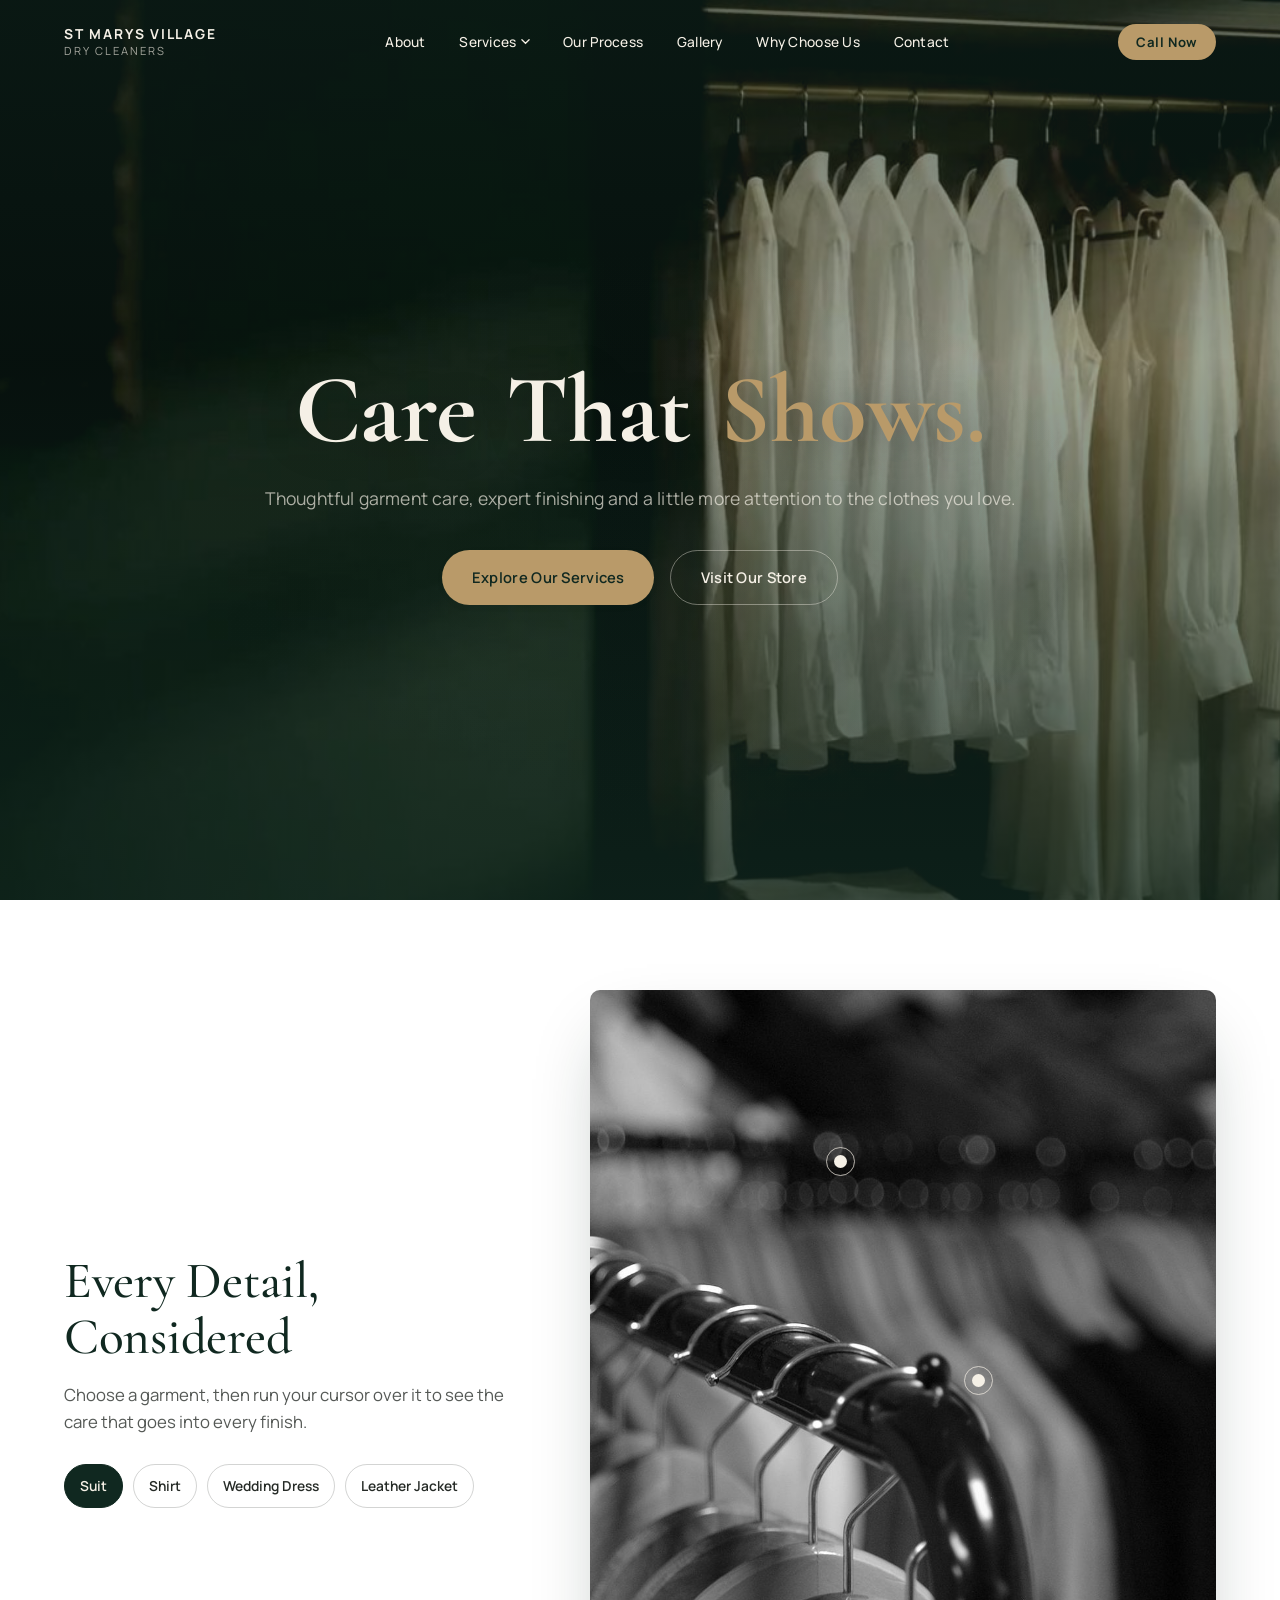
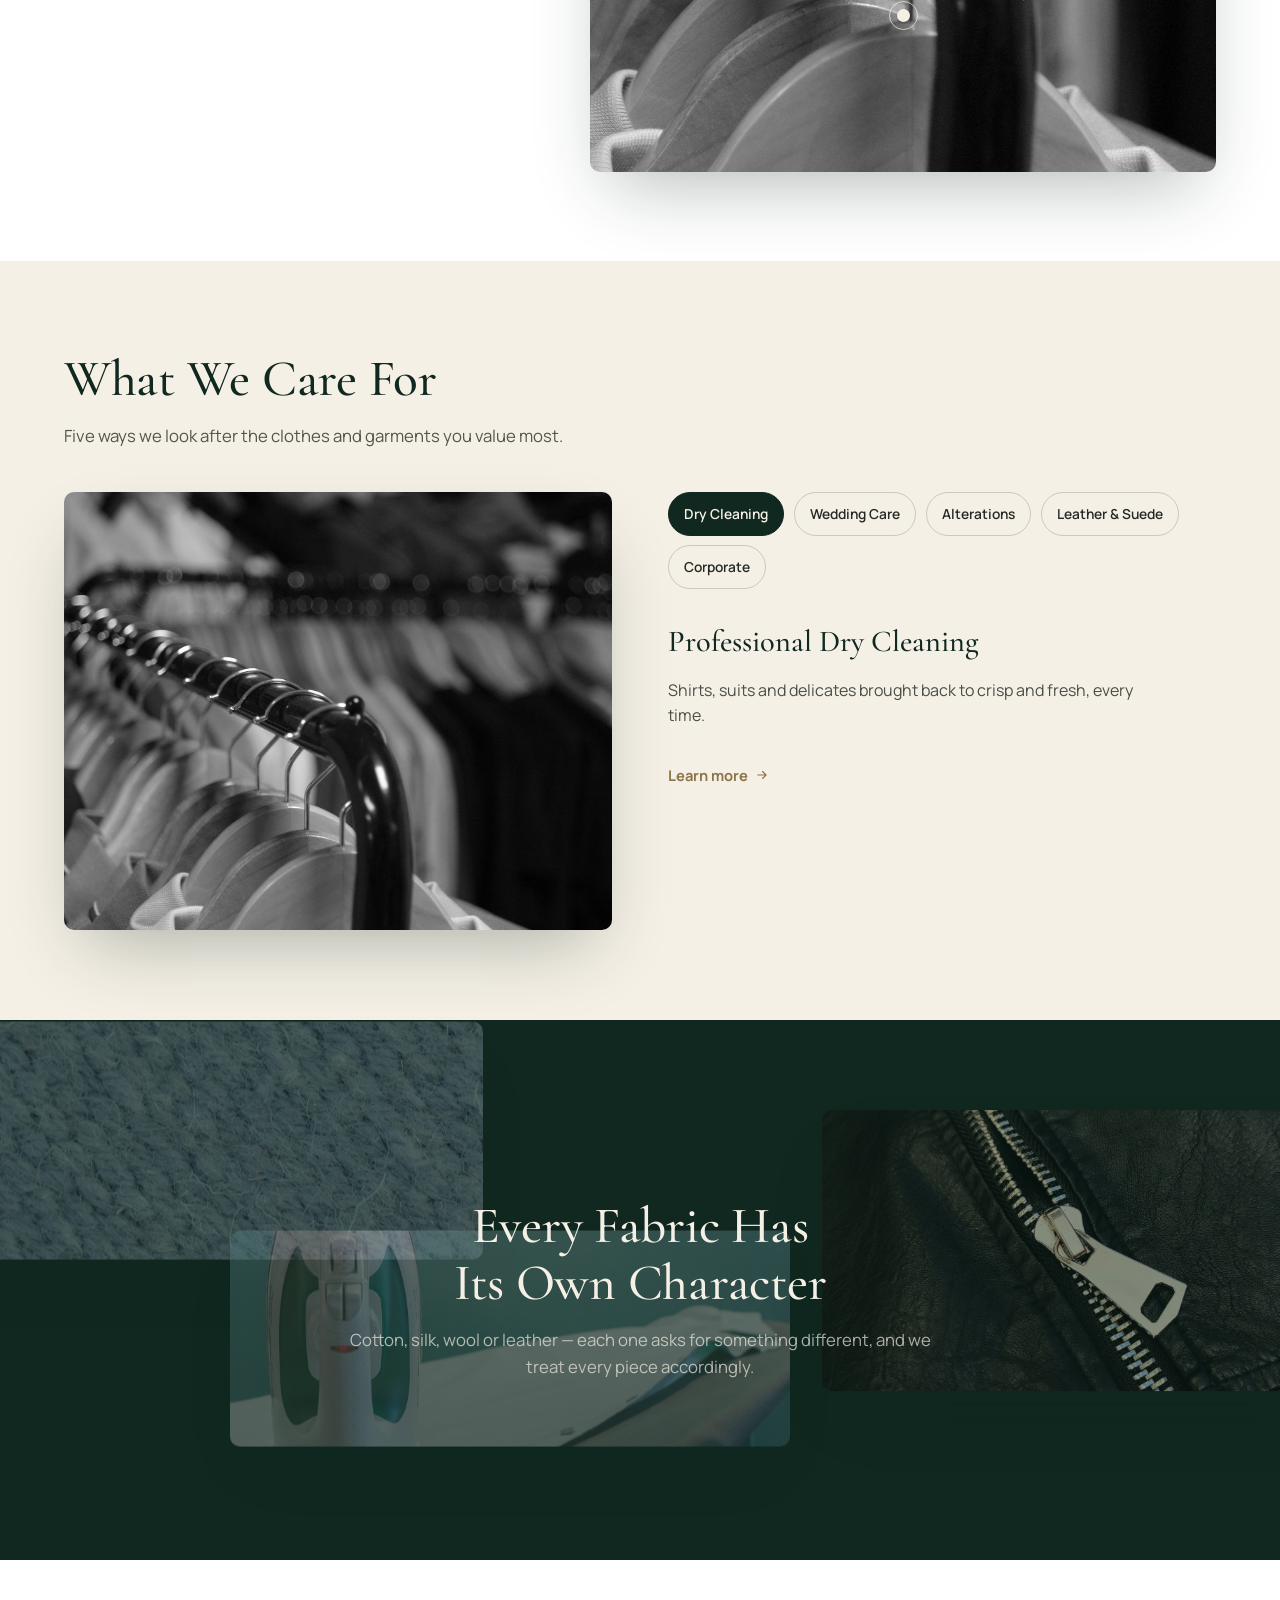
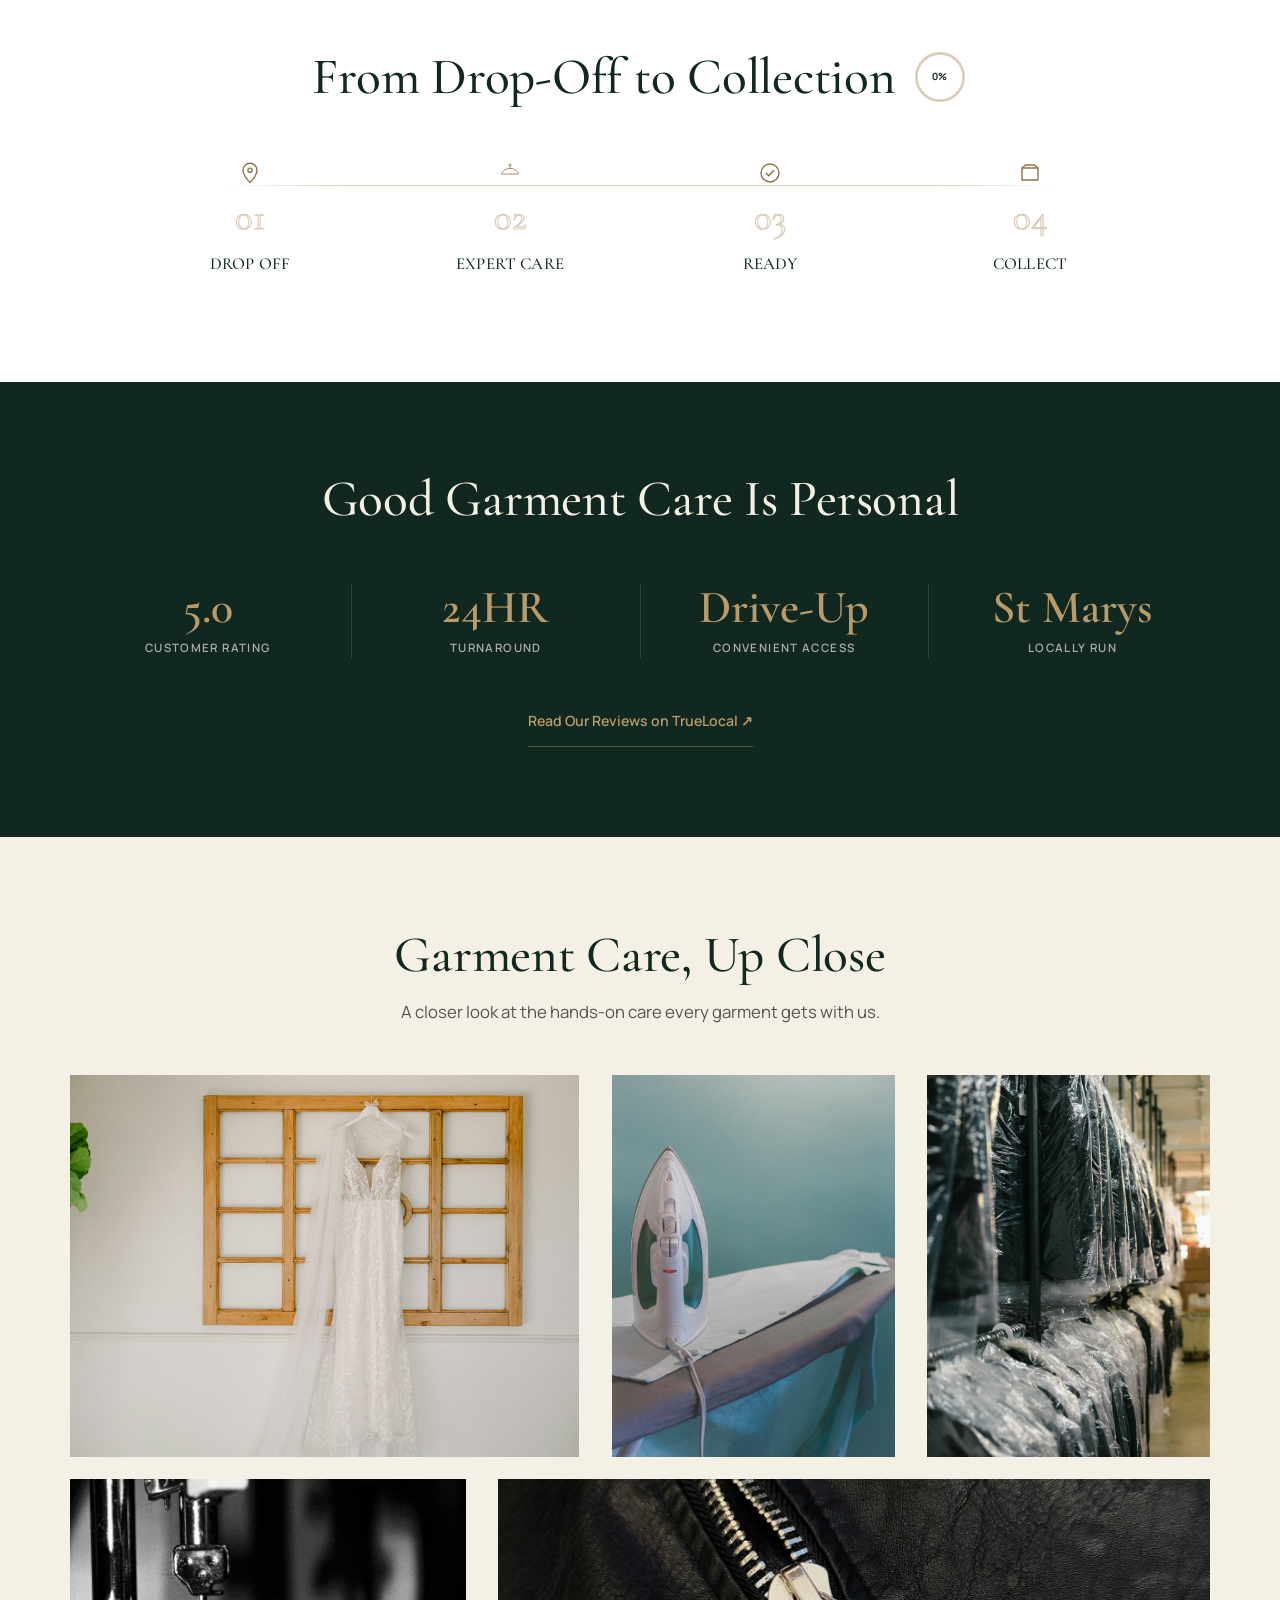
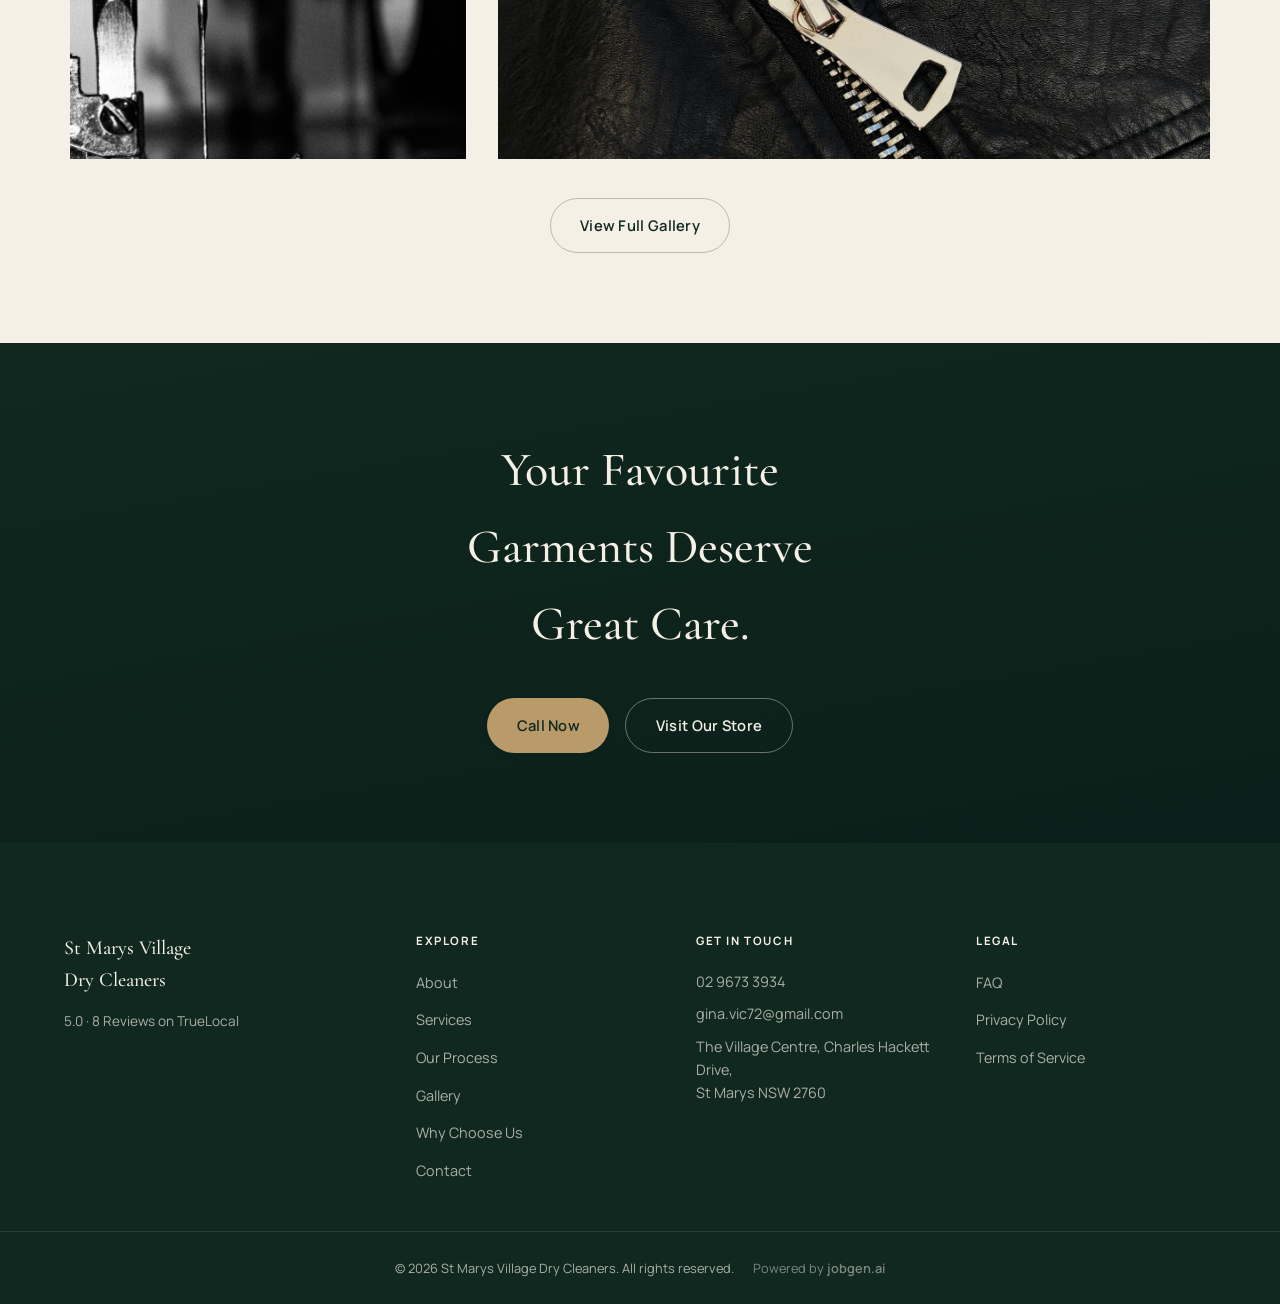
<file: index.html>
<!doctype html>
<html lang="en-AU">
<head>
<meta charset="UTF-8">
<meta name="viewport" content="width=device-width, initial-scale=1.0">
<title>St Marys Village Dry Cleaners | Premium Garment Care in St Marys, NSW</title>
<meta name="description" content="St Marys Village Dry Cleaners offers professional dry cleaning, corporate wear, wedding gown and bridal care, alterations, leather &amp; suede restoration and airtight garment storage from The Village Centre, St Marys NSW. Call (02) 9673 3934.">
<link rel="icon" href="data:,">
<link rel="preconnect" href="https://fonts.googleapis.com">
<link rel="preconnect" href="https://fonts.gstatic.com" crossorigin>
<link href="https://fonts.googleapis.com/css2?family=Cormorant+Garamond:ital,wght@0,400;0,500;0,600;0,700;1,500&family=Manrope:wght@400;500;600;700&display=swap" rel="stylesheet">
<link rel="stylesheet" href="css/tokens.css">
<link rel="stylesheet" href="css/layout.css">
<link rel="stylesheet" href="css/home.css">
</head>
<body data-section="home">

<a class="skip-link" href="#main">Skip to content</a>

<!-- ============ NAVIGATION ============ -->
<header class="site-header" id="siteHeader">
  <div class="header-inner">
    <a href="./" class="brand" aria-label="St Marys Village Dry Cleaners: Home">
      <span class="brand-name">St Marys Village</span>
      <span class="brand-sub">Dry Cleaners</span>
    </a>

    <nav class="main-nav" id="mainNav" aria-label="Primary">
      <ul>
        <li><a href="about/" data-nav="about">About</a></li>
        <li class="has-mega">
          <a href="services/" data-nav="services">Services <svg class="nav-caret" viewBox="0 0 10 6" fill="none" aria-hidden="true"><path d="M1 1l4 4 4-4" stroke="currentColor" stroke-width="1.4" stroke-linecap="round"/></svg></a>
          <div class="mega-menu">
            <div class="mega-menu-links">
              <a href="services/dry-cleaning/" data-preview="dry-cleaning">Professional Dry Cleaning</a>
              <a href="services/wedding-care/" data-preview="wedding-care">Wedding &amp; Bridal Care</a>
              <a href="services/alterations/" data-preview="alterations">Alterations &amp; Repairs</a>
              <a href="services/leather-suede/" data-preview="leather-suede">Leather &amp; Suede Restoration</a>
              <a href="services/corporate/" data-preview="corporate">Corporate Garment Care</a>
              <a href="services/" class="is-all">View All Services</a>
            </div>
            <div class="mega-menu-preview" aria-hidden="true">
              <img src="assets/services/dry-cleaning.jpg" data-key="dry-cleaning" class="is-shown" alt="Professional Dry Cleaning">
              <img src="assets/services/bridal-gowns.jpg" data-key="wedding-care" alt="Wedding &amp; Bridal Care">
              <img src="assets/services/alterations.jpg" data-key="alterations" alt="Alterations &amp; Repairs">
              <img src="assets/services/leather-suede.jpg" data-key="leather-suede" alt="Leather &amp; Suede Restoration">
              <img src="assets/services/corporate-workwear.jpg" data-key="corporate" alt="Corporate Garment Care">
              <span class="mega-menu-preview-caption" id="megaPreviewCaption">Professional Dry Cleaning</span>
            </div>
          </div>
        </li>
        <li><a href="our-process/" data-nav="our-process">Our Process</a></li>
        <li><a href="gallery/" data-nav="gallery">Gallery</a></li>
        <li><a href="why-choose-us/" data-nav="why-choose-us">Why Choose Us</a></li>
        <li><a href="contact/" data-nav="contact">Contact</a></li>
      </ul>
      <a href="tel:0296733934" class="nav-mobile-call">
        <svg aria-hidden="true" width="18" height="18" viewBox="0 0 24 24" fill="none"><path d="M6.6 10.8c1.4 2.8 3.8 5.2 6.6 6.6l2.2-2.2c.3-.3.7-.4 1-.2 1.1.4 2.3.6 3.6.6.6 0 1 .4 1 1V20c0 .6-.4 1-1 1C10.9 21 3 13.1 3 3.9 3 3.3 3.4 2.9 4 2.9h3.4c.6 0 1 .4 1 1 0 1.2.2 2.4.6 3.6.1.4 0 .8-.2 1L6.6 10.8z" stroke="currentColor" stroke-width="1.6" stroke-linejoin="round"/></svg>
        <span>Call 02 9673 3934</span>
      </a>
    </nav>

    <div class="header-actions">
      <a href="tel:0296733934" class="header-cta">Call Now</a>
      <button class="nav-toggle" id="navToggle" aria-expanded="false" aria-controls="mainNav" aria-label="Open menu">
        <span></span><span></span><span></span>
      </button>
    </div>
  </div>
  <div class="nav-backdrop" id="navBackdrop"></div>
</header>

<a href="tel:0296733934" class="fixed-call" id="fixedCall" aria-label="Call St Marys Village Dry Cleaners now">
  <span class="fixed-call-pulse" aria-hidden="true"></span>
  <svg aria-hidden="true" width="18" height="18" viewBox="0 0 24 24" fill="none"><path d="M6.6 10.8c1.4 2.8 3.8 5.2 6.6 6.6l2.2-2.2c.3-.3.7-.4 1-.2 1.1.4 2.3.6 3.6.6.6 0 1 .4 1 1V20c0 .6-.4 1-1 1C10.9 21 3 13.1 3 3.9 3 3.3 3.4 2.9 4 2.9h3.4c.6 0 1 .4 1 1 0 1.2.2 2.4.6 3.6.1.4 0 .8-.2 1L6.6 10.8z" stroke="currentColor" stroke-width="1.6" stroke-linejoin="round"/></svg>
  <span>Call Now</span>
</a>

<main id="main">

  <!-- ============ HERO ============ -->
  <section class="hero" id="home">
    <div class="hero-media">
      <video class="hero-video" id="heroVideo" autoplay muted loop playsinline preload="auto" poster="assets/hero/hero-video-poster.jpg" aria-hidden="true">
        <source src="assets/hero/hero-video.mp4" type="video/mp4">
      </video>
      <div class="hero-scrim" aria-hidden="true"></div>
    </div>

    <div class="hero-content" id="heroContent">
      <h1><span class="word">Care</span> <span class="word">That</span> <span class="word word--accent">Shows.</span></h1>
      <p class="hero-sub">Thoughtful garment care, expert finishing and a little more attention to the clothes you love.</p>
      <div class="hero-actions">
        <a href="services/" class="btn btn-gold">Explore Our Services</a>
        <a href="contact/" class="btn btn-outline-light">Visit Our Store</a>
      </div>
    </div>
  </section>

  <!-- ============ GARMENT EXPLORER ============ -->
  <section class="garment-showcase" id="garment">
    <div class="section-inner garment-grid">
      <div class="garment-copy reveal" style="--delay:0">
        <h2 class="section-title">Every Detail, Considered</h2>
        <p class="section-lede">Choose a garment, then run your cursor over it to see the care that goes into every finish.</p>
        <div class="garment-tabs" role="tablist" aria-label="Garment categories">
          <button class="garment-tab is-active" role="tab" aria-selected="true" data-target="suit">Suit</button>
          <button class="garment-tab" role="tab" aria-selected="false" data-target="shirt">Shirt</button>
          <button class="garment-tab" role="tab" aria-selected="false" data-target="wedding-dress">Wedding Dress</button>
          <button class="garment-tab" role="tab" aria-selected="false" data-target="leather-jacket">Leather Jacket</button>
        </div>
      </div>
      <div class="garment-stage reveal" style="--delay:1" id="garmentStage">
        <div class="garment-panel is-active" data-panel="suit">
          <img src="assets/services/dry-cleaning.jpg" alt="Suits hanging in sharp focus on a dry-cleaning rail.">
          <button type="button" class="garment-hotspot" style="--x:40%; --y:22%" data-note="Lapels pressed flat and sharp, never flattened out of shape.">
            <span class="garment-hotspot-dot" aria-hidden="true"></span><span class="sr-only">Lapel detail</span>
          </button>
          <button type="button" class="garment-hotspot" style="--x:62%; --y:50%" data-note="Linings and seams checked over before the suit is cleaned.">
            <span class="garment-hotspot-dot" aria-hidden="true"></span><span class="sr-only">Seam detail</span>
          </button>
          <button type="button" class="garment-hotspot" style="--x:50%; --y:80%" data-note="Trousers creased and finished to match the jacket.">
            <span class="garment-hotspot-dot" aria-hidden="true"></span><span class="sr-only">Finishing detail</span>
          </button>
        </div>
        <div class="garment-panel" data-panel="shirt">
          <img src="assets/hero/hero-steam-press.jpg" alt="A crisp white shirt, freshly pressed and hanging ready for collection.">
          <button type="button" class="garment-hotspot" style="--x:34%; --y:28%" data-note="Collar and cuffs hand-pressed for a crisp, lasting edge.">
            <span class="garment-hotspot-dot" aria-hidden="true"></span><span class="sr-only">Collar detail</span>
          </button>
          <button type="button" class="garment-hotspot" style="--x:66%; --y:52%" data-note="Every seam checked by hand before a garment leaves our care.">
            <span class="garment-hotspot-dot" aria-hidden="true"></span><span class="sr-only">Seam detail</span>
          </button>
          <button type="button" class="garment-hotspot" style="--x:50%; --y:76%" data-note="Finished and bagged, ready exactly when we say it will be.">
            <span class="garment-hotspot-dot" aria-hidden="true"></span><span class="sr-only">Finishing detail</span>
          </button>
        </div>
        <div class="garment-panel" data-panel="wedding-dress">
          <img src="assets/services/bridal-gowns.jpg" alt="A pale wedding dress hanging in soft window light.">
          <button type="button" class="garment-hotspot" style="--x:45%; --y:20%" data-note="Delicate lace and beading handled by hand, never bulk-processed.">
            <span class="garment-hotspot-dot" aria-hidden="true"></span><span class="sr-only">Lace detail</span>
          </button>
          <button type="button" class="garment-hotspot" style="--x:50%; --y:70%" data-note="Trains and hems checked carefully before and after cleaning.">
            <span class="garment-hotspot-dot" aria-hidden="true"></span><span class="sr-only">Hem detail</span>
          </button>
          <button type="button" class="garment-hotspot" style="--x:70%; --y:40%" data-note="Long-term airtight boxing available to keep a gown protected.">
            <span class="garment-hotspot-dot" aria-hidden="true"></span><span class="sr-only">Preservation detail</span>
          </button>
        </div>
        <div class="garment-panel" data-panel="leather-jacket">
          <img src="assets/services/leather-suede.jpg" alt="Close-up of a zipper and stitched seam on a brown leather jacket.">
          <button type="button" class="garment-hotspot" style="--x:48%; --y:35%" data-note="Zips and hardware checked alongside the leather itself.">
            <span class="garment-hotspot-dot" aria-hidden="true"></span><span class="sr-only">Hardware detail</span>
          </button>
          <button type="button" class="garment-hotspot" style="--x:65%; --y:65%" data-note="Colour and surface condition assessed before any treatment.">
            <span class="garment-hotspot-dot" aria-hidden="true"></span><span class="sr-only">Surface detail</span>
          </button>
        </div>
        <div class="garment-note" id="garmentNote" aria-live="polite"></div>
      </div>
    </div>
  </section>

  <!-- ============ SERVICE EXPLORER ============ -->
  <section class="service-explorer" id="services">
    <div class="section-inner">
      <h2 class="section-title">What We Care For</h2>
      <p class="section-lede">Five ways we look after the clothes and garments you value most.</p>

      <div class="explorer-layout reveal" style="--delay:0">
        <div class="explorer-image">
          <img src="assets/services/dry-cleaning.jpg" alt="Suits and garments hanging in sharp focus on a dry-cleaning rail." id="explorerImg" class="is-shown">
        </div>
        <div class="explorer-panel">
          <div class="explorer-tabs" role="tablist" aria-label="Service categories">
            <button class="explorer-tab is-active" role="tab" aria-selected="true"
              data-image="assets/services/dry-cleaning.jpg"
              data-title="Professional Dry Cleaning"
              data-desc="Shirts, suits and delicates brought back to crisp and fresh, every time."
              data-href="services/dry-cleaning/">Dry Cleaning</button>
            <button class="explorer-tab" role="tab" aria-selected="false"
              data-image="assets/services/bridal-gowns.jpg"
              data-title="Wedding &amp; Bridal Care"
              data-desc="Every dress is different. Pop in for a proper look and a quote."
              data-href="services/wedding-care/">Wedding Care</button>
            <button class="explorer-tab" role="tab" aria-selected="false"
              data-image="assets/services/alterations.jpg"
              data-title="Alterations &amp; Repairs"
              data-desc="Hems, zips and fitting adjustments — fits right, every time."
              data-href="services/alterations/">Alterations</button>
            <button class="explorer-tab" role="tab" aria-selected="false"
              data-image="assets/services/leather-suede.jpg"
              data-title="Leather &amp; Suede Restoration"
              data-desc="Faded or worn? We've got the tools to bring it back."
              data-href="services/leather-suede/">Leather &amp; Suede</button>
            <button class="explorer-tab" role="tab" aria-selected="false"
              data-image="assets/services/corporate-workwear.jpg"
              data-title="Corporate Garment Care"
              data-desc="Suits, uniforms, stubborn stains — your work wardrobe, kept sharp."
              data-href="services/corporate/">Corporate</button>
          </div>
          <div class="explorer-detail">
            <h3 id="explorerTitle">Professional Dry Cleaning</h3>
            <p id="explorerDesc">Shirts, suits and delicates brought back to crisp and fresh, every time.</p>
            <a href="services/dry-cleaning/" class="explorer-link" id="explorerLink">Learn more
              <svg aria-hidden="true" width="14" height="14" viewBox="0 0 24 24" fill="none"><path d="M5 12h14M13 6l6 6-6 6" stroke="currentColor" stroke-width="2" stroke-linecap="round" stroke-linejoin="round"/></svg>
            </a>
          </div>
        </div>
      </div>
    </div>
  </section>

  <!-- ============ FABRIC MOTION ============ -->
  <section class="fabric-motion" id="fabric">
    <div class="fabric-layers" aria-hidden="true">
      <img class="fabric-layer" data-speed="0.15" src="assets/texture/wool-fabric.jpg" alt="">
      <img class="fabric-layer" data-speed="0.3" src="assets/gallery/gallery-08.jpg" alt="">
      <img class="fabric-layer" data-speed="0.45" src="assets/gallery/gallery-01.jpg" alt="">
    </div>
    <div class="section-inner fabric-content reveal" style="--delay:0">
      <h2 class="section-title section-title--on-dark">Every Fabric Has Its Own Character</h2>
      <p class="section-lede section-lede--on-dark">Cotton, silk, wool or leather — each one asks for something different, and we treat every piece accordingly.</p>
    </div>
  </section>

  <!-- ============ PROCESS ============ -->
  <section class="process" id="process">
    <div class="section-inner">
      <div class="process-heading">
        <h2 class="section-title">From Drop-Off to Collection</h2>
        <div class="process-ring" aria-hidden="true">
          <svg viewBox="0 0 64 64" width="56" height="56">
            <circle class="process-ring-track" cx="32" cy="32" r="27"/>
            <circle class="process-ring-fill" id="processRingFill" cx="32" cy="32" r="27"/>
          </svg>
          <span class="process-ring-label" id="processRingLabel">0%</span>
        </div>
      </div>

      <ol class="process-row">
        <li class="process-step reveal" style="--delay:0" tabindex="0">
          <span class="step-icon" aria-hidden="true"><svg viewBox="0 0 24 24" width="24" height="24" fill="none"><path d="M12 21.5s7-7.2 7-12.2A7 7 0 1 0 5 9.3c0 5 7 12.2 7 12.2z" stroke="currentColor" stroke-width="1.4" stroke-linejoin="round"/><circle cx="12" cy="9.2" r="2.1" stroke="currentColor" stroke-width="1.4"/></svg></span>
          <span class="step-num">01</span>
          <h3>Drop Off</h3>
          <p class="step-caption">Pull up at The Village Centre and bring your garments in.</p>
        </li>
        <li class="process-step reveal" style="--delay:1" tabindex="0">
          <span class="step-icon" aria-hidden="true"><svg viewBox="0 0 48 48" width="24" height="24" fill="none"><path d="M24 10 L24 15" stroke="currentColor" stroke-width="1.6" stroke-linecap="round"/><circle cx="24" cy="8" r="2.2" stroke="currentColor" stroke-width="1.4"/><path d="M24 15 C 13 15, 7 23, 7 26 L 41 26 C 41 23, 35 15, 24 15 Z" stroke="currentColor" stroke-width="1.6" stroke-linejoin="round"/></svg></span>
          <span class="step-num">02</span>
          <h3>Expert Care</h3>
          <p class="step-caption">Cleaned, treated and pressed with hands-on attention.</p>
        </li>
        <li class="process-step reveal" style="--delay:2" tabindex="0">
          <span class="step-icon" aria-hidden="true"><svg viewBox="0 0 24 24" width="24" height="24" fill="none"><circle cx="12" cy="12" r="9" stroke="currentColor" stroke-width="1.4"/><path d="M8.2 12.3l2.5 2.5 5-5.2" stroke="currentColor" stroke-width="1.5" stroke-linecap="round" stroke-linejoin="round"/></svg></span>
          <span class="step-num">03</span>
          <h3>Ready</h3>
          <p class="step-caption">Same-day or 24-hour turnaround, with an SMS when it's ready.</p>
        </li>
        <li class="process-step reveal" style="--delay:3" tabindex="0">
          <span class="step-icon" aria-hidden="true"><svg viewBox="0 0 24 24" width="24" height="24" fill="none"><path d="M4 7h16v12H4V7Z" stroke="currentColor" stroke-width="1.4" stroke-linejoin="round"/><path d="M4 7l3.5-3h9L20 7" stroke="currentColor" stroke-width="1.4" stroke-linejoin="round"/></svg></span>
          <span class="step-num">04</span>
          <h3>Collect</h3>
          <p class="step-caption">Come back, pick it up, and you're ready to wear it.</p>
        </li>
      </ol>
    </div>
  </section>

  <!-- ============ TRUST ============ -->
  <section class="why" id="why-choose-us">
    <div class="section-inner">
      <h2 class="section-title section-title--on-dark">Good Garment Care Is Personal</h2>

      <div class="stat-row">
        <div class="stat reveal" style="--delay:0">
          <span class="stat-num">5.0</span>
          <span class="stat-label">Customer Rating</span>
        </div>
        <div class="stat reveal" style="--delay:1">
          <span class="stat-num">24HR</span>
          <span class="stat-label">Turnaround</span>
        </div>
        <div class="stat reveal" style="--delay:2">
          <span class="stat-num">Drive-Up</span>
          <span class="stat-label">Convenient Access</span>
        </div>
        <div class="stat reveal" style="--delay:3">
          <span class="stat-num">St Marys</span>
          <span class="stat-label">Locally Run</span>
        </div>
      </div>

      <a class="reviews-link" href="https://www.truelocal.com.au/nsw/st-marys/st-marys-village-dry-cleaners-13318972" target="_blank" rel="noopener noreferrer">Read Our Reviews on TrueLocal &#8599;</a>
    </div>
  </section>

  <!-- ============ GALLERY PREVIEW ============ -->
  <section class="gallery-section" id="gallery">
    <div class="section-inner">
      <h2 class="section-title">Garment Care, Up Close</h2>
      <p class="section-lede">A closer look at the hands-on care every garment gets with us.</p>
    </div>

    <div class="gallery-mosaic">
      <div class="mosaic-row mosaic-row--g1">
        <button class="gallery-item gallery-item--wide" data-full="assets/gallery/gallery-06.jpg" data-caption="A bridal gown hanging in soft natural light.">
          <img src="assets/gallery/gallery-06.jpg" alt="A bridal gown hanging in soft natural light." loading="lazy">
          <span class="gallery-expand" aria-hidden="true"><svg width="18" height="18" viewBox="0 0 24 24" fill="none"><path d="M9 4H4v5M20 9V4h-5M4 15v5h5M15 20h5v-5" stroke="currentColor" stroke-width="1.8" stroke-linecap="round" stroke-linejoin="round"/></svg></span>
        </button>
        <button class="gallery-item" data-full="assets/gallery/gallery-01.jpg" data-caption="An iron pressing a freshly laundered shirt on the board.">
          <img src="assets/gallery/gallery-01.jpg" alt="An iron pressing a freshly laundered shirt on the board." loading="lazy">
          <span class="gallery-expand" aria-hidden="true"><svg width="18" height="18" viewBox="0 0 24 24" fill="none"><path d="M9 4H4v5M20 9V4h-5M4 15v5h5M15 20h5v-5" stroke="currentColor" stroke-width="1.8" stroke-linecap="round" stroke-linejoin="round"/></svg></span>
        </button>
        <button class="gallery-item" data-full="assets/gallery/gallery-02.jpg" data-caption="Garments in protective covers hanging along a dry-cleaning rail.">
          <img src="assets/gallery/gallery-02.jpg" alt="Garments in protective covers hanging along a dry-cleaning rail." loading="lazy">
          <span class="gallery-expand" aria-hidden="true"><svg width="18" height="18" viewBox="0 0 24 24" fill="none"><path d="M9 4H4v5M20 9V4h-5M4 15v5h5M15 20h5v-5" stroke="currentColor" stroke-width="1.8" stroke-linecap="round" stroke-linejoin="round"/></svg></span>
        </button>
      </div>
      <div class="mosaic-row mosaic-row--g2">
        <button class="gallery-item" data-full="assets/gallery/gallery-09.jpg" data-caption="Alterations work in progress on a sewing machine.">
          <img src="assets/gallery/gallery-09.jpg" alt="Alterations work in progress on a sewing machine." loading="lazy">
          <span class="gallery-expand" aria-hidden="true"><svg width="18" height="18" viewBox="0 0 24 24" fill="none"><path d="M9 4H4v5M20 9V4h-5M4 15v5h5M15 20h5v-5" stroke="currentColor" stroke-width="1.8" stroke-linecap="round" stroke-linejoin="round"/></svg></span>
        </button>
        <button class="gallery-item gallery-item--wide" data-full="assets/gallery/gallery-08.jpg" data-caption="Detail of a leather jacket's zipper and stitching.">
          <img src="assets/gallery/gallery-08.jpg" alt="Detail of a leather jacket's zipper and stitching." loading="lazy">
          <span class="gallery-expand" aria-hidden="true"><svg width="18" height="18" viewBox="0 0 24 24" fill="none"><path d="M9 4H4v5M20 9V4h-5M4 15v5h5M15 20h5v-5" stroke="currentColor" stroke-width="1.8" stroke-linecap="round" stroke-linejoin="round"/></svg></span>
        </button>
      </div>
    </div>

    <div class="section-inner gallery-more">
      <a href="gallery/" class="btn btn-outline-dark">View Full Gallery</a>
    </div>
  </section>

  <!-- ============ FINAL CTA ============ -->
  <section class="final-cta">
    <div class="section-inner final-cta-inner reveal">
      <h2>Your Favourite Garments Deserve Great Care.</h2>
      <div class="final-cta-actions">
        <a href="tel:0296733934" class="btn btn-gold">Call Now</a>
        <a href="contact/" class="btn btn-outline-light">Visit Our Store</a>
      </div>
    </div>
  </section>

</main>

<!-- ============ FOOTER ============ -->
<footer class="site-footer">
  <div class="section-inner footer-grid">
    <div class="footer-brand">
      <p class="footer-name">St Marys Village<br>Dry Cleaners</p>
      <p class="footer-rating">5.0 &middot; 8 Reviews on TrueLocal</p>
    </div>

    <nav class="footer-nav" aria-label="Footer">
      <h4>Explore</h4>
      <ul>
        <li><a href="about/">About</a></li>
        <li><a href="services/">Services</a></li>
        <li><a href="our-process/">Our Process</a></li>
        <li><a href="gallery/">Gallery</a></li>
        <li><a href="why-choose-us/">Why Choose Us</a></li>
        <li><a href="contact/">Contact</a></li>
      </ul>
    </nav>

    <div class="footer-contact">
      <h4>Get in Touch</h4>
      <p><a href="tel:0296733934">02 9673 3934</a></p>
      <p><a href="mailto:gina.vic72@gmail.com">gina.vic72@gmail.com</a></p>
      <p>The Village Centre, Charles Hackett Drive,<br>St Marys NSW 2760</p>
    </div>

    <div class="footer-legal">
      <h4>Legal</h4>
      <ul>
        <li><a href="faq/">FAQ</a></li>
        <li><a href="privacy/">Privacy Policy</a></li>
        <li><a href="terms/">Terms of Service</a></li>
      </ul>
    </div>
  </div>
  <div class="footer-bottom section-inner">
    <p>&copy; <span id="year"></span> St Marys Village Dry Cleaners. All rights reserved.</p>
    <p class="footer-credit">Powered by <a href="https://jobgen.ai" target="_blank" rel="noopener noreferrer">jobgen.ai</a></p>
  </div>
</footer>

<!-- ============ LIGHTBOX ============ -->
<div class="lightbox" id="lightbox" role="dialog" aria-modal="true" aria-label="Gallery image viewer" hidden>
  <button class="lightbox-close" id="lightboxClose" aria-label="Close image viewer">
    <svg width="22" height="22" viewBox="0 0 24 24" fill="none"><path d="m5 5 14 14M19 5 5 19" stroke="currentColor" stroke-width="1.8" stroke-linecap="round"/></svg>
  </button>
  <button class="lightbox-nav lightbox-prev" id="lightboxPrev" aria-label="Previous image">
    <svg width="26" height="26" viewBox="0 0 24 24" fill="none"><path d="m15 5-7 7 7 7" stroke="currentColor" stroke-width="1.8" stroke-linecap="round" stroke-linejoin="round"/></svg>
  </button>
  <figure class="lightbox-figure">
    <img id="lightboxImage" src="[data-uri]" alt="">
    <figcaption id="lightboxCaption"></figcaption>
  </figure>
  <button class="lightbox-nav lightbox-next" id="lightboxNext" aria-label="Next image">
    <svg width="26" height="26" viewBox="0 0 24 24" fill="none"><path d="m9 5 7 7-7 7" stroke="currentColor" stroke-width="1.8" stroke-linecap="round" stroke-linejoin="round"/></svg>
  </button>
</div>

<script src="js/common.js"></script>
<script src="js/home.js"></script>
</body>
</html>
</file>
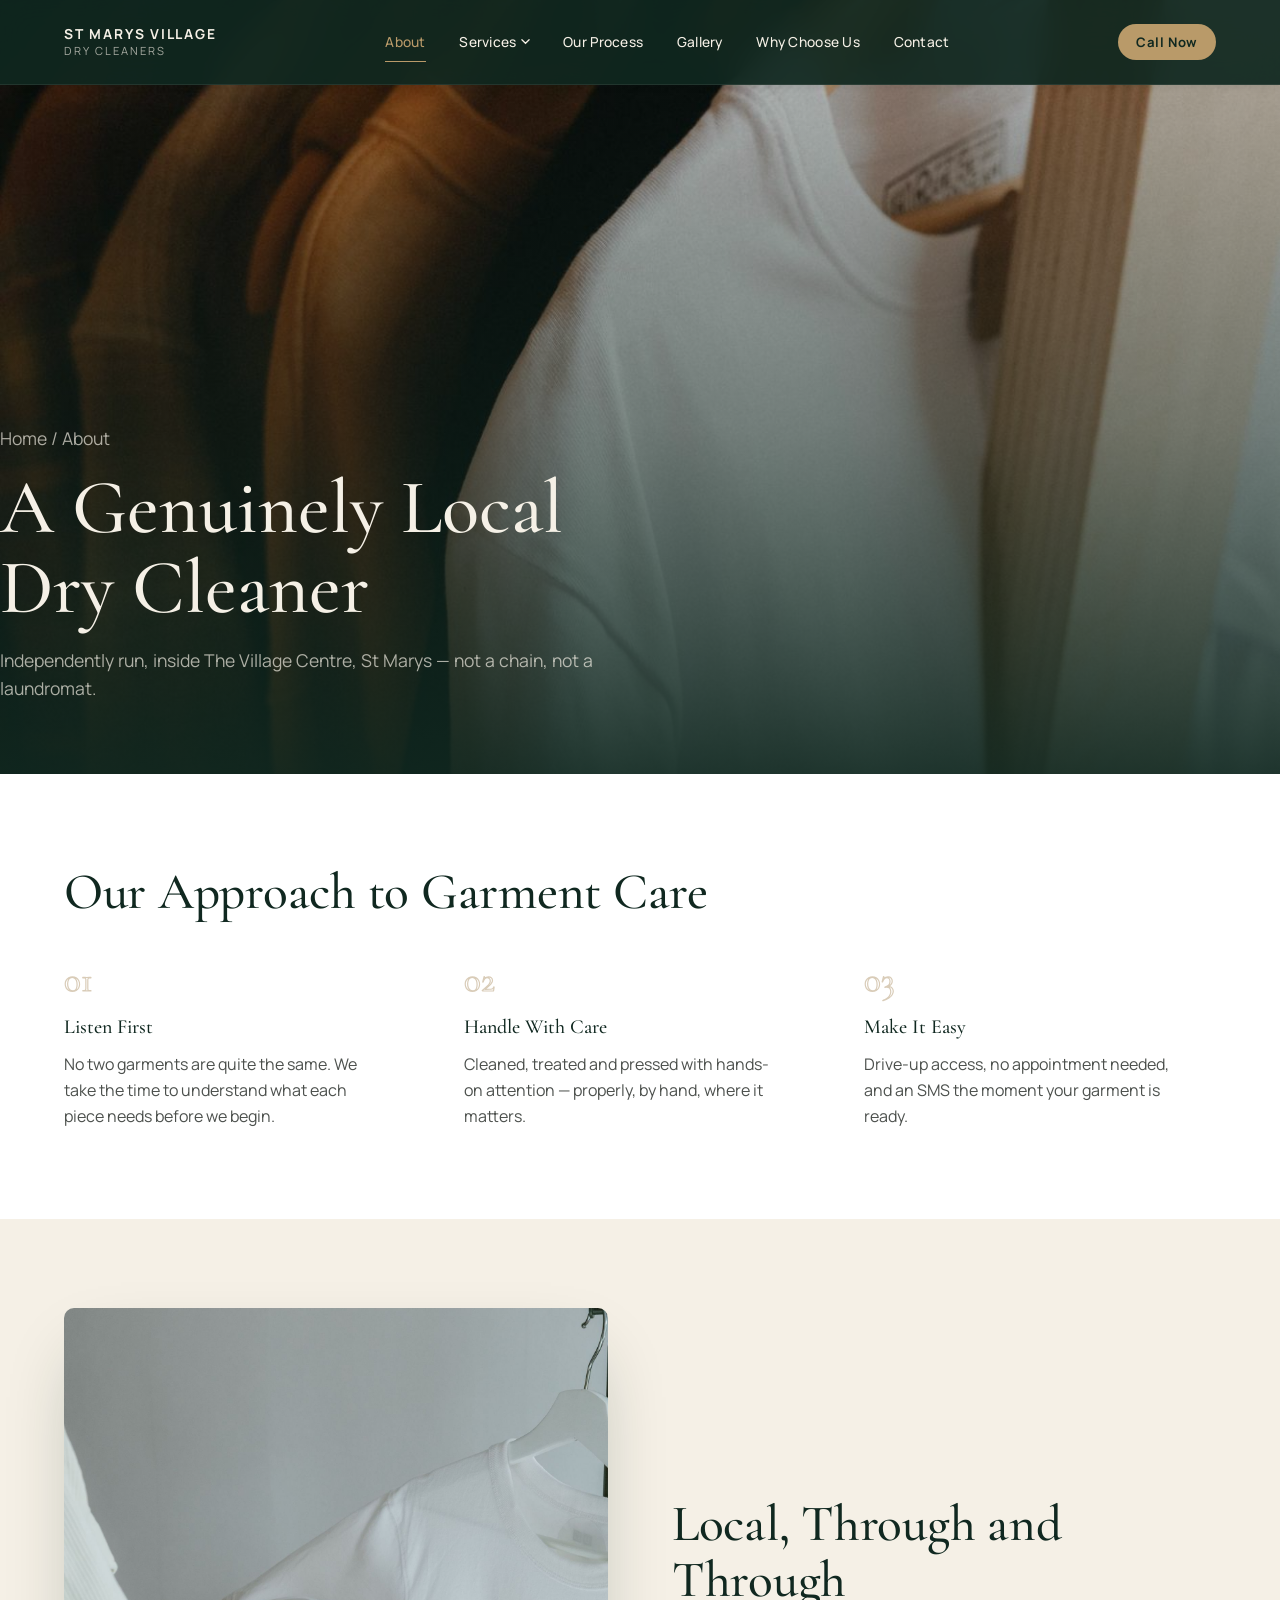
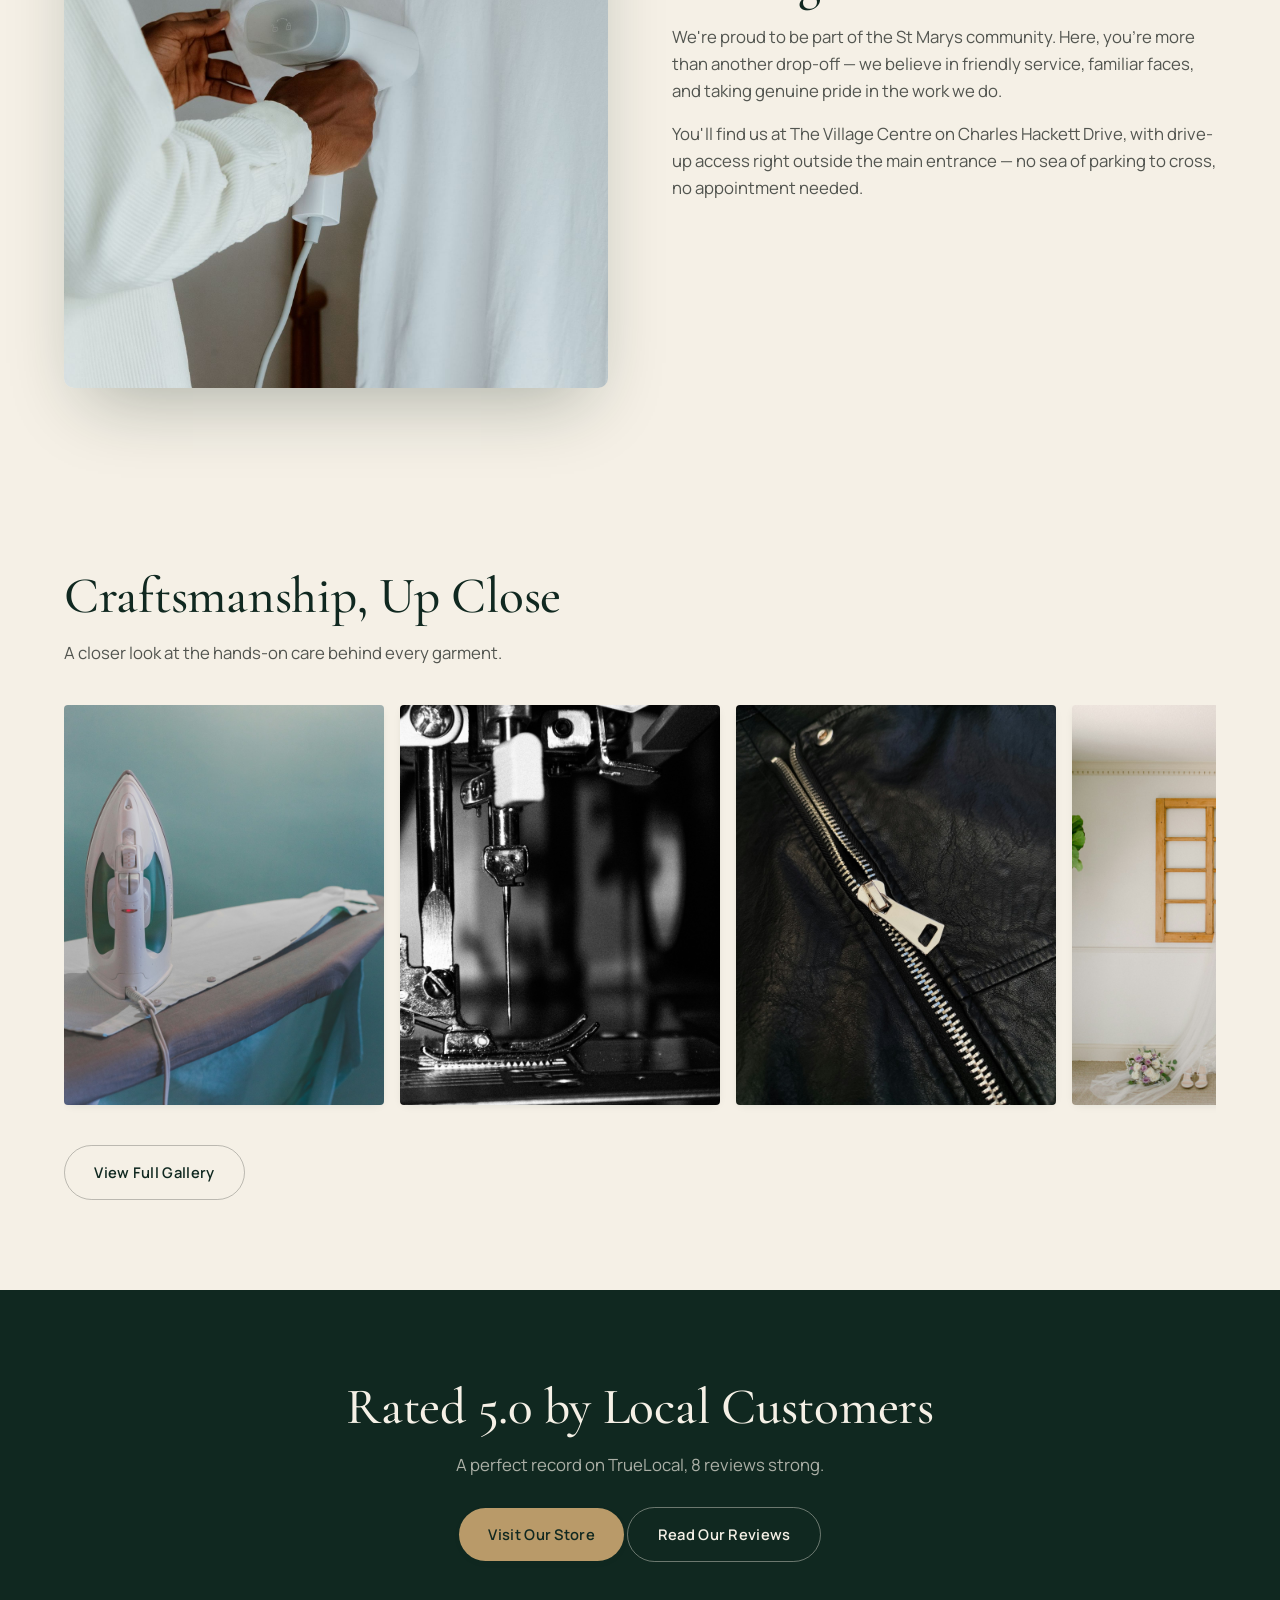
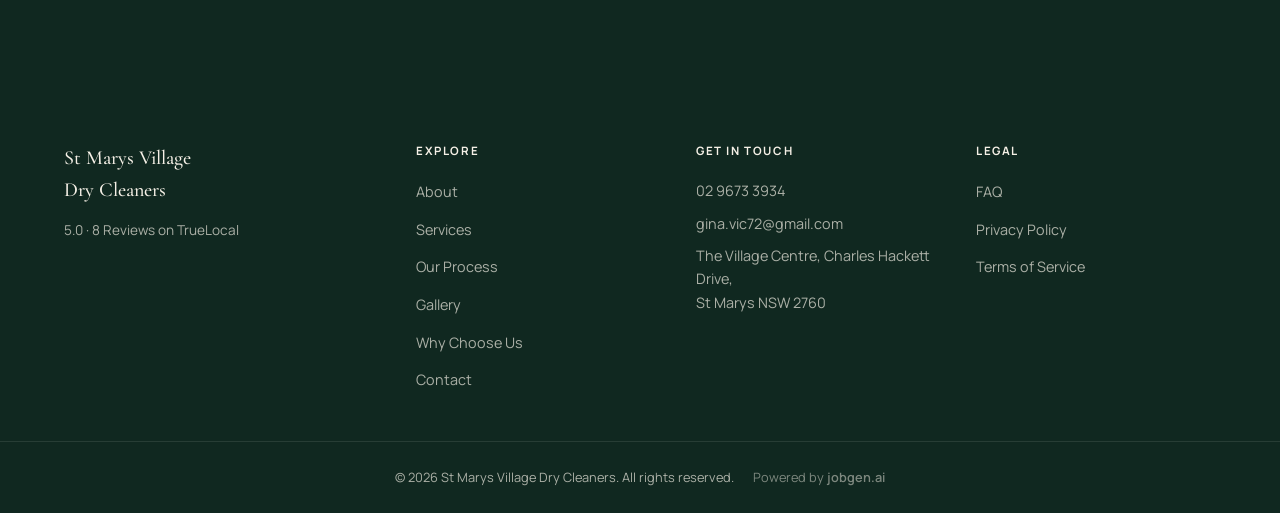
<file: about/index.html>
<!doctype html>
<html lang="en-AU">
<head>
<meta charset="UTF-8">
<meta name="viewport" content="width=device-width, initial-scale=1.0">
<title>About Us | St Marys Village Dry Cleaners</title>
<meta name="description" content="St Marys Village Dry Cleaners is an independently run garment-care business at The Village Centre, St Marys NSW. Our approach, our neighbourhood, and the care behind every garment.">
<link rel="icon" href="data:,">
<link rel="preconnect" href="https://fonts.googleapis.com">
<link rel="preconnect" href="https://fonts.gstatic.com" crossorigin>
<link href="https://fonts.googleapis.com/css2?family=Cormorant+Garamond:ital,wght@0,400;0,500;0,600;0,700;1,500&family=Manrope:wght@400;500;600;700&display=swap" rel="stylesheet">
<link rel="stylesheet" href="../css/tokens.css">
<link rel="stylesheet" href="../css/layout.css">
<link rel="stylesheet" href="../css/page.css">
<link rel="stylesheet" href="../css/service-pages.css">
</head>
<body data-section="about">

<a class="skip-link" href="#main">Skip to content</a>

<!-- ============ NAVIGATION ============ -->
<header class="site-header is-solid" id="siteHeader">
  <div class="header-inner">
    <a href="../" class="brand" aria-label="St Marys Village Dry Cleaners: Home">
      <span class="brand-name">St Marys Village</span>
      <span class="brand-sub">Dry Cleaners</span>
    </a>

    <nav class="main-nav" id="mainNav" aria-label="Primary">
      <ul>
        <li><a href="../about/" data-nav="about">About</a></li>
        <li class="has-mega">
          <a href="../services/" data-nav="services">Services <svg class="nav-caret" viewBox="0 0 10 6" fill="none" aria-hidden="true"><path d="M1 1l4 4 4-4" stroke="currentColor" stroke-width="1.4" stroke-linecap="round"/></svg></a>
          <div class="mega-menu">
            <div class="mega-menu-links">
              <a href="../services/dry-cleaning/" data-preview="dry-cleaning">Professional Dry Cleaning</a>
              <a href="../services/wedding-care/" data-preview="wedding-care">Wedding &amp; Bridal Care</a>
              <a href="../services/alterations/" data-preview="alterations">Alterations &amp; Repairs</a>
              <a href="../services/leather-suede/" data-preview="leather-suede">Leather &amp; Suede Restoration</a>
              <a href="../services/corporate/" data-preview="corporate">Corporate Garment Care</a>
              <a href="../services/" class="is-all">View All Services</a>
            </div>
            <div class="mega-menu-preview" aria-hidden="true">
              <img src="../assets/services/dry-cleaning.jpg" data-key="dry-cleaning" class="is-shown" alt="Professional Dry Cleaning">
              <img src="../assets/services/bridal-gowns.jpg" data-key="wedding-care" alt="Wedding &amp; Bridal Care">
              <img src="../assets/services/alterations.jpg" data-key="alterations" alt="Alterations &amp; Repairs">
              <img src="../assets/services/leather-suede.jpg" data-key="leather-suede" alt="Leather &amp; Suede Restoration">
              <img src="../assets/services/corporate-workwear.jpg" data-key="corporate" alt="Corporate Garment Care">
              <span class="mega-menu-preview-caption" id="megaPreviewCaption">Professional Dry Cleaning</span>
            </div>
          </div>
        </li>
        <li><a href="../our-process/" data-nav="our-process">Our Process</a></li>
        <li><a href="../gallery/" data-nav="gallery">Gallery</a></li>
        <li><a href="../why-choose-us/" data-nav="why-choose-us">Why Choose Us</a></li>
        <li><a href="../contact/" data-nav="contact">Contact</a></li>
      </ul>
      <a href="tel:0296733934" class="nav-mobile-call">
        <svg aria-hidden="true" width="18" height="18" viewBox="0 0 24 24" fill="none"><path d="M6.6 10.8c1.4 2.8 3.8 5.2 6.6 6.6l2.2-2.2c.3-.3.7-.4 1-.2 1.1.4 2.3.6 3.6.6.6 0 1 .4 1 1V20c0 .6-.4 1-1 1C10.9 21 3 13.1 3 3.9 3 3.3 3.4 2.9 4 2.9h3.4c.6 0 1 .4 1 1 0 1.2.2 2.4.6 3.6.1.4 0 .8-.2 1L6.6 10.8z" stroke="currentColor" stroke-width="1.6" stroke-linejoin="round"/></svg>
        <span>Call 02 9673 3934</span>
      </a>
    </nav>

    <div class="header-actions">
      <a href="tel:0296733934" class="header-cta">Call Now</a>
      <button class="nav-toggle" id="navToggle" aria-expanded="false" aria-controls="mainNav" aria-label="Open menu">
        <span></span><span></span><span></span>
      </button>
    </div>
  </div>
  <div class="nav-backdrop" id="navBackdrop"></div>
</header>

<a href="tel:0296733934" class="fixed-call" id="fixedCall" aria-label="Call St Marys Village Dry Cleaners now">
  <span class="fixed-call-pulse" aria-hidden="true"></span>
  <svg aria-hidden="true" width="18" height="18" viewBox="0 0 24 24" fill="none"><path d="M6.6 10.8c1.4 2.8 3.8 5.2 6.6 6.6l2.2-2.2c.3-.3.7-.4 1-.2 1.1.4 2.3.6 3.6.6.6 0 1 .4 1 1V20c0 .6-.4 1-1 1C10.9 21 3 13.1 3 3.9 3 3.3 3.4 2.9 4 2.9h3.4c.6 0 1 .4 1 1 0 1.2.2 2.4.6 3.6.1.4 0 .8-.2 1L6.6 10.8z" stroke="currentColor" stroke-width="1.6" stroke-linejoin="round"/></svg>
  <span>Call Now</span>
</a>


<main id="main">

  <section class="cine-hero">
    <div class="cine-hero-media"><img src="../assets/misc/trust-section.jpg" alt="Garments hanging closely together on a rail, catching warm light."></div>
    <div class="cine-hero-scrim" aria-hidden="true"></div>
    <div class="section-inner cine-hero-content">
      <p class="cine-hero-crumb"><a href="../">Home</a> / About</p>
      <h1>A Genuinely Local Dry Cleaner</h1>
      <p>Independently run, inside The Village Centre, St Marys &mdash; not a chain, not a laundromat.</p>
    </div>
  </section>

  <section class="pillars-section">
    <div class="section-inner">
      <h2 class="section-title">Our Approach to Garment Care</h2>
      <div class="pillars-row">
        <div class="pillar reveal" style="--delay:0">
          <span class="pillar-num">01</span>
          <h3>Listen First</h3>
          <p>No two garments are quite the same. We take the time to understand what each piece needs before we begin.</p>
        </div>
        <div class="pillar reveal" style="--delay:1">
          <span class="pillar-num">02</span>
          <h3>Handle With Care</h3>
          <p>Cleaned, treated and pressed with hands-on attention &mdash; properly, by hand, where it matters.</p>
        </div>
        <div class="pillar reveal" style="--delay:2">
          <span class="pillar-num">03</span>
          <h3>Make It Easy</h3>
          <p>Drive-up access, no appointment needed, and an SMS the moment your garment is ready.</p>
        </div>
      </div>
    </div>
  </section>

  <section class="about-section" style="background:var(--cream);">
    <div class="section-inner about-grid">
      <div class="about-media reveal" style="--delay:0">
        <img src="../assets/hero/hero-steam-press.jpg" alt="A freshly pressed shirt hanging, ready for collection.">
      </div>
      <div class="reveal" style="--delay:1">
        <h2 class="section-title">Local, Through and Through</h2>
        <p class="section-lede">We're proud to be part of the St Marys community. Here, you're more than another drop-off &mdash; we believe in friendly service, familiar faces, and taking genuine pride in the work we do.</p>
        <p class="section-lede">You'll find us at The Village Centre on Charles Hackett Drive, with drive-up access right outside the main entrance &mdash; no sea of parking to cross, no appointment needed.</p>
      </div>
    </div>
  </section>

  <section class="filmstrip-section">
    <div class="section-inner">
      <h2 class="section-title">Craftsmanship, Up Close</h2>
      <p class="section-lede">A closer look at the hands-on care behind every garment.</p>
      <div class="filmstrip">
        <div class="filmstrip-item"><img src="../assets/gallery/gallery-01.jpg" alt="An iron pressing a freshly laundered shirt on the board." loading="lazy"></div>
        <div class="filmstrip-item"><img src="../assets/gallery/gallery-09.jpg" alt="Alterations work in progress on a sewing machine." loading="lazy"></div>
        <div class="filmstrip-item"><img src="../assets/gallery/gallery-08.jpg" alt="Detail of a leather jacket's zipper and stitching." loading="lazy"></div>
        <div class="filmstrip-item"><img src="../assets/gallery/gallery-06.jpg" alt="A bridal gown hanging in soft natural light." loading="lazy"></div>
      </div>
      <div class="hero-actions" style="margin-top:2rem; justify-content:flex-start;">
        <a href="../gallery/" class="btn btn-outline-dark">View Full Gallery</a>
      </div>
    </div>
  </section>

  <section class="page-section page-section--dark">
    <div class="section-inner" style="text-align:center;">
      <h2 class="section-title section-title--on-dark" style="margin:0 auto;">Rated 5.0 by Local Customers</h2>
      <p class="section-lede section-lede--on-dark" style="margin-left:auto;margin-right:auto;">A perfect record on TrueLocal, 8 reviews strong.</p>
      <div class="hero-actions" style="margin-top:1.8rem;">
        <a class="btn btn-gold" href="../contact/">Visit Our Store</a>
        <a class="btn btn-outline-light" href="https://www.truelocal.com.au/nsw/st-marys/st-marys-village-dry-cleaners-13318972" target="_blank" rel="noopener noreferrer">Read Our Reviews</a>
      </div>
    </div>
  </section>
</main>

<!-- ============ FOOTER ============ -->
<footer class="site-footer">
  <div class="section-inner footer-grid">
    <div class="footer-brand">
      <p class="footer-name">St Marys Village<br>Dry Cleaners</p>
      <p class="footer-rating">5.0 &middot; 8 Reviews on TrueLocal</p>
    </div>

    <nav class="footer-nav" aria-label="Footer">
      <h4>Explore</h4>
      <ul>
        <li><a href="../about/">About</a></li>
        <li><a href="../services/">Services</a></li>
        <li><a href="../our-process/">Our Process</a></li>
        <li><a href="../gallery/">Gallery</a></li>
        <li><a href="../why-choose-us/">Why Choose Us</a></li>
        <li><a href="../contact/">Contact</a></li>
      </ul>
    </nav>

    <div class="footer-contact">
      <h4>Get in Touch</h4>
      <p><a href="tel:0296733934">02 9673 3934</a></p>
      <p><a href="mailto:gina.vic72@gmail.com">gina.vic72@gmail.com</a></p>
      <p>The Village Centre, Charles Hackett Drive,<br>St Marys NSW 2760</p>
    </div>

    <div class="footer-legal">
      <h4>Legal</h4>
      <ul>
        <li><a href="../faq/">FAQ</a></li>
        <li><a href="../privacy/">Privacy Policy</a></li>
        <li><a href="../terms/">Terms of Service</a></li>
      </ul>
    </div>
  </div>
  <div class="footer-bottom section-inner">
    <p>&copy; <span id="year"></span> St Marys Village Dry Cleaners. All rights reserved.</p>
    <p class="footer-credit">Powered by <a href="https://jobgen.ai" target="_blank" rel="noopener noreferrer">jobgen.ai</a></p>
  </div>
</footer>



<script src="../js/common.js"></script>
<script src="../js/service-pages.js"></script>
</body>
</html>
</file>
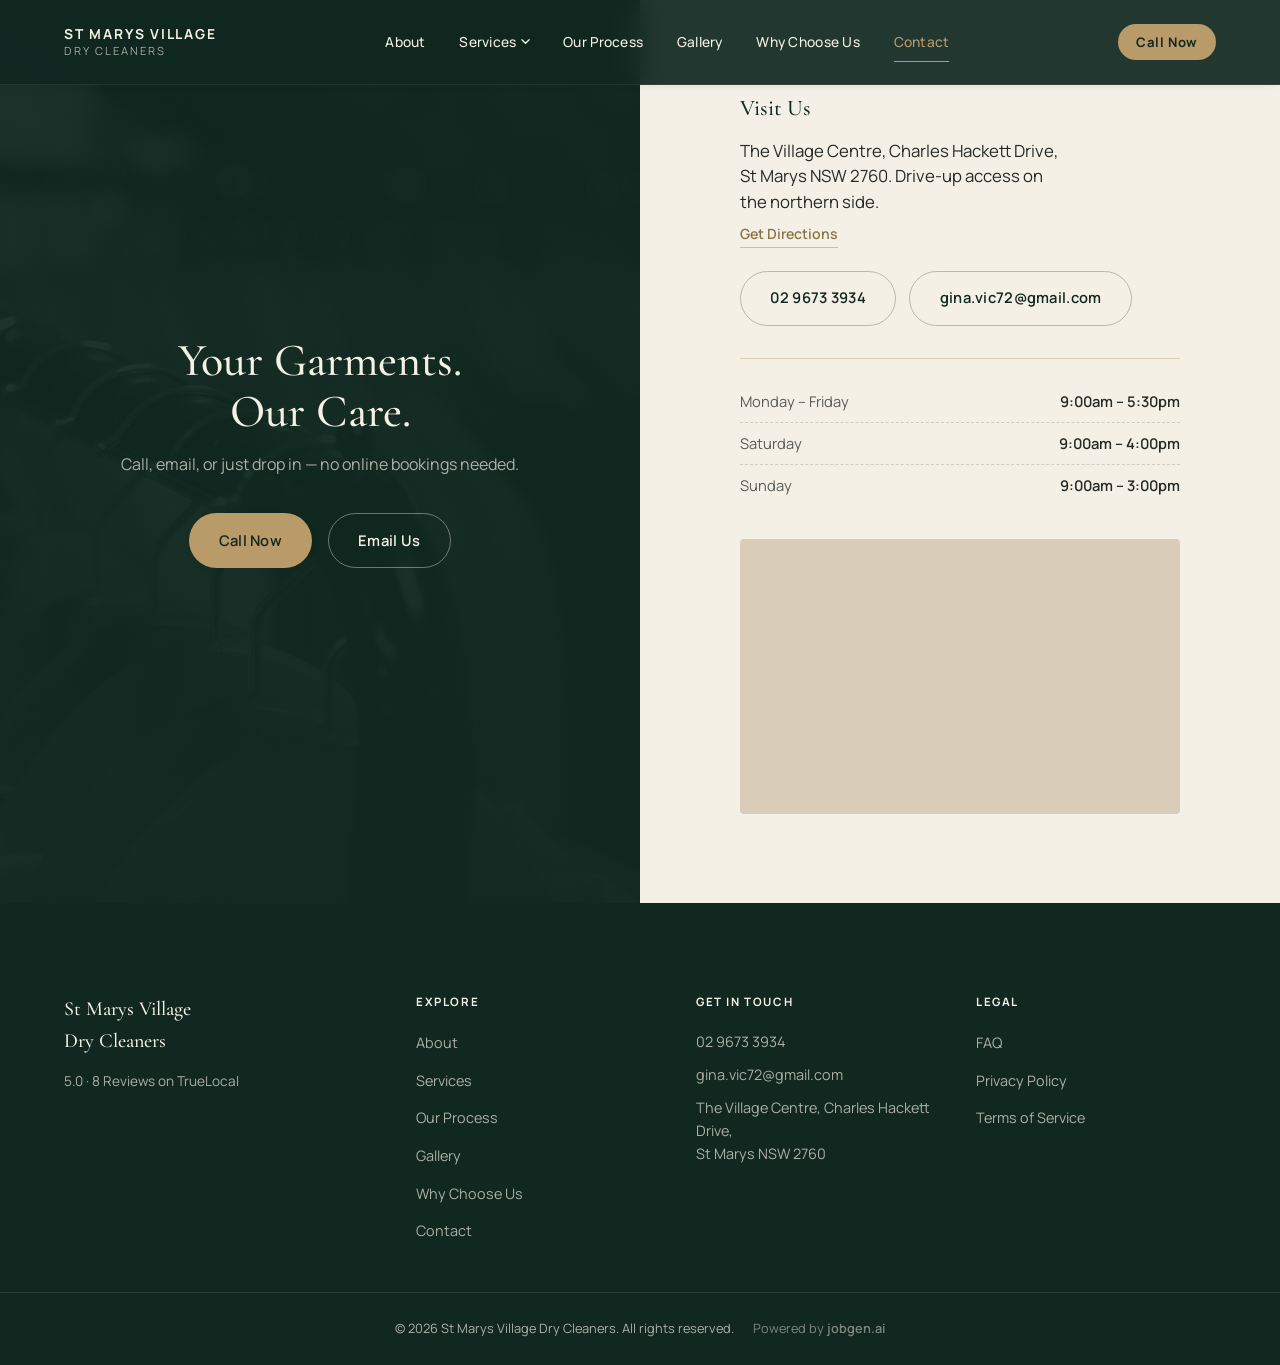
<file: contact/index.html>
<!doctype html>
<html lang="en-AU">
<head>
<meta charset="UTF-8">
<meta name="viewport" content="width=device-width, initial-scale=1.0">
<title>Contact Us | St Marys Village Dry Cleaners</title>
<meta name="description" content="Visit St Marys Village Dry Cleaners at The Village Centre, Charles Hackett Drive, St Marys NSW. Call 02 9673 3934 or email gina.vic72@gmail.com.">
<link rel="icon" href="data:,">
<link rel="preconnect" href="https://fonts.googleapis.com">
<link rel="preconnect" href="https://fonts.gstatic.com" crossorigin>
<link href="https://fonts.googleapis.com/css2?family=Cormorant+Garamond:ital,wght@0,400;0,500;0,600;0,700;1,500&family=Manrope:wght@400;500;600;700&display=swap" rel="stylesheet">
<link rel="stylesheet" href="../css/tokens.css">
<link rel="stylesheet" href="../css/layout.css">
<link rel="stylesheet" href="../css/page.css">
</head>
<body data-section="contact">

<a class="skip-link" href="#main">Skip to content</a>

<!-- ============ NAVIGATION ============ -->
<header class="site-header is-solid" id="siteHeader">
  <div class="header-inner">
    <a href="../" class="brand" aria-label="St Marys Village Dry Cleaners: Home">
      <span class="brand-name">St Marys Village</span>
      <span class="brand-sub">Dry Cleaners</span>
    </a>

    <nav class="main-nav" id="mainNav" aria-label="Primary">
      <ul>
        <li><a href="../about/" data-nav="about">About</a></li>
        <li class="has-mega">
          <a href="../services/" data-nav="services">Services <svg class="nav-caret" viewBox="0 0 10 6" fill="none" aria-hidden="true"><path d="M1 1l4 4 4-4" stroke="currentColor" stroke-width="1.4" stroke-linecap="round"/></svg></a>
          <div class="mega-menu">
            <div class="mega-menu-links">
              <a href="../services/dry-cleaning/" data-preview="dry-cleaning">Professional Dry Cleaning</a>
              <a href="../services/wedding-care/" data-preview="wedding-care">Wedding &amp; Bridal Care</a>
              <a href="../services/alterations/" data-preview="alterations">Alterations &amp; Repairs</a>
              <a href="../services/leather-suede/" data-preview="leather-suede">Leather &amp; Suede Restoration</a>
              <a href="../services/corporate/" data-preview="corporate">Corporate Garment Care</a>
              <a href="../services/" class="is-all">View All Services</a>
            </div>
            <div class="mega-menu-preview" aria-hidden="true">
              <img src="../assets/services/dry-cleaning.jpg" data-key="dry-cleaning" class="is-shown" alt="Professional Dry Cleaning">
              <img src="../assets/services/bridal-gowns.jpg" data-key="wedding-care" alt="Wedding &amp; Bridal Care">
              <img src="../assets/services/alterations.jpg" data-key="alterations" alt="Alterations &amp; Repairs">
              <img src="../assets/services/leather-suede.jpg" data-key="leather-suede" alt="Leather &amp; Suede Restoration">
              <img src="../assets/services/corporate-workwear.jpg" data-key="corporate" alt="Corporate Garment Care">
              <span class="mega-menu-preview-caption" id="megaPreviewCaption">Professional Dry Cleaning</span>
            </div>
          </div>
        </li>
        <li><a href="../our-process/" data-nav="our-process">Our Process</a></li>
        <li><a href="../gallery/" data-nav="gallery">Gallery</a></li>
        <li><a href="../why-choose-us/" data-nav="why-choose-us">Why Choose Us</a></li>
        <li><a href="../contact/" data-nav="contact">Contact</a></li>
      </ul>
      <a href="tel:0296733934" class="nav-mobile-call">
        <svg aria-hidden="true" width="18" height="18" viewBox="0 0 24 24" fill="none"><path d="M6.6 10.8c1.4 2.8 3.8 5.2 6.6 6.6l2.2-2.2c.3-.3.7-.4 1-.2 1.1.4 2.3.6 3.6.6.6 0 1 .4 1 1V20c0 .6-.4 1-1 1C10.9 21 3 13.1 3 3.9 3 3.3 3.4 2.9 4 2.9h3.4c.6 0 1 .4 1 1 0 1.2.2 2.4.6 3.6.1.4 0 .8-.2 1L6.6 10.8z" stroke="currentColor" stroke-width="1.6" stroke-linejoin="round"/></svg>
        <span>Call 02 9673 3934</span>
      </a>
    </nav>

    <div class="header-actions">
      <a href="tel:0296733934" class="header-cta">Call Now</a>
      <button class="nav-toggle" id="navToggle" aria-expanded="false" aria-controls="mainNav" aria-label="Open menu">
        <span></span><span></span><span></span>
      </button>
    </div>
  </div>
  <div class="nav-backdrop" id="navBackdrop"></div>
</header>

<a href="tel:0296733934" class="fixed-call" id="fixedCall" aria-label="Call St Marys Village Dry Cleaners now">
  <span class="fixed-call-pulse" aria-hidden="true"></span>
  <svg aria-hidden="true" width="18" height="18" viewBox="0 0 24 24" fill="none"><path d="M6.6 10.8c1.4 2.8 3.8 5.2 6.6 6.6l2.2-2.2c.3-.3.7-.4 1-.2 1.1.4 2.3.6 3.6.6.6 0 1 .4 1 1V20c0 .6-.4 1-1 1C10.9 21 3 13.1 3 3.9 3 3.3 3.4 2.9 4 2.9h3.4c.6 0 1 .4 1 1 0 1.2.2 2.4.6 3.6.1.4 0 .8-.2 1L6.6 10.8z" stroke="currentColor" stroke-width="1.6" stroke-linejoin="round"/></svg>
  <span>Call Now</span>
</a>


<main id="main">

  <section class="contact-split-section">
    <div class="contact-split">
      <div class="contact-intro-panel">
        <img class="contact-bg" src="../assets/misc/final-cta-bg.jpg" alt="" aria-hidden="true" loading="lazy">
        <div class="contact-intro-content reveal">
          <h1>Your Garments.<br>Our Care.</h1>
          <p>Call, email, or just drop in — no online bookings needed.</p>
          <div class="contact-cta-row">
            <a href="tel:0296733934" class="btn btn-gold">Call Now</a>
            <a href="mailto:gina.vic72@gmail.com" class="btn btn-outline-light">Email Us</a>
          </div>
        </div>
      </div>

      <div class="contact-card-panel">
        <div class="contact-card reveal">
          <h2 class="contact-card-title">Visit Us</h2>
          <p class="contact-address">The Village Centre, Charles Hackett Drive, St Marys NSW 2760. Drive-up access on the northern side.</p>
          <a class="contact-directions" href="https://www.google.com/maps/search/?api=1&query=The+Village+Centre+Charles+Hackett+Drive+St+Marys+NSW+2760" target="_blank" rel="noopener noreferrer">Get Directions</a>
          <div class="contact-email-row">
            <a class="btn btn-outline-dark" href="tel:0296733934">02 9673 3934</a>
            <a class="btn btn-outline-dark" href="mailto:gina.vic72@gmail.com">gina.vic72@gmail.com</a>
          </div>

          <div class="hours-list">
            <div class="hours-row"><span>Monday &ndash; Friday</span><span>9:00am &ndash; 5:30pm</span></div>
            <div class="hours-row"><span>Saturday</span><span>9:00am &ndash; 4:00pm</span></div>
            <div class="hours-row"><span>Sunday</span><span>9:00am &ndash; 3:00pm</span></div>
          </div>

          <div class="contact-map-frame">
            <iframe title="Map showing The Village Centre, Charles Hackett Drive, St Marys NSW" src="https://www.google.com/maps?q=The+Village+Centre+Charles+Hackett+Drive+St+Marys+NSW+2760&output=embed" loading="lazy" referrerpolicy="no-referrer-when-downgrade"></iframe>
          </div>
        </div>
      </div>
    </div>
  </section>
</main>

<!-- ============ FOOTER ============ -->
<footer class="site-footer">
  <div class="section-inner footer-grid">
    <div class="footer-brand">
      <p class="footer-name">St Marys Village<br>Dry Cleaners</p>
      <p class="footer-rating">5.0 &middot; 8 Reviews on TrueLocal</p>
    </div>

    <nav class="footer-nav" aria-label="Footer">
      <h4>Explore</h4>
      <ul>
        <li><a href="../about/">About</a></li>
        <li><a href="../services/">Services</a></li>
        <li><a href="../our-process/">Our Process</a></li>
        <li><a href="../gallery/">Gallery</a></li>
        <li><a href="../why-choose-us/">Why Choose Us</a></li>
        <li><a href="../contact/">Contact</a></li>
      </ul>
    </nav>

    <div class="footer-contact">
      <h4>Get in Touch</h4>
      <p><a href="tel:0296733934">02 9673 3934</a></p>
      <p><a href="mailto:gina.vic72@gmail.com">gina.vic72@gmail.com</a></p>
      <p>The Village Centre, Charles Hackett Drive,<br>St Marys NSW 2760</p>
    </div>

    <div class="footer-legal">
      <h4>Legal</h4>
      <ul>
        <li><a href="../faq/">FAQ</a></li>
        <li><a href="../privacy/">Privacy Policy</a></li>
        <li><a href="../terms/">Terms of Service</a></li>
      </ul>
    </div>
  </div>
  <div class="footer-bottom section-inner">
    <p>&copy; <span id="year"></span> St Marys Village Dry Cleaners. All rights reserved.</p>
    <p class="footer-credit">Powered by <a href="https://jobgen.ai" target="_blank" rel="noopener noreferrer">jobgen.ai</a></p>
  </div>
</footer>



<script src="../js/common.js"></script>

</body>
</html>
</file>
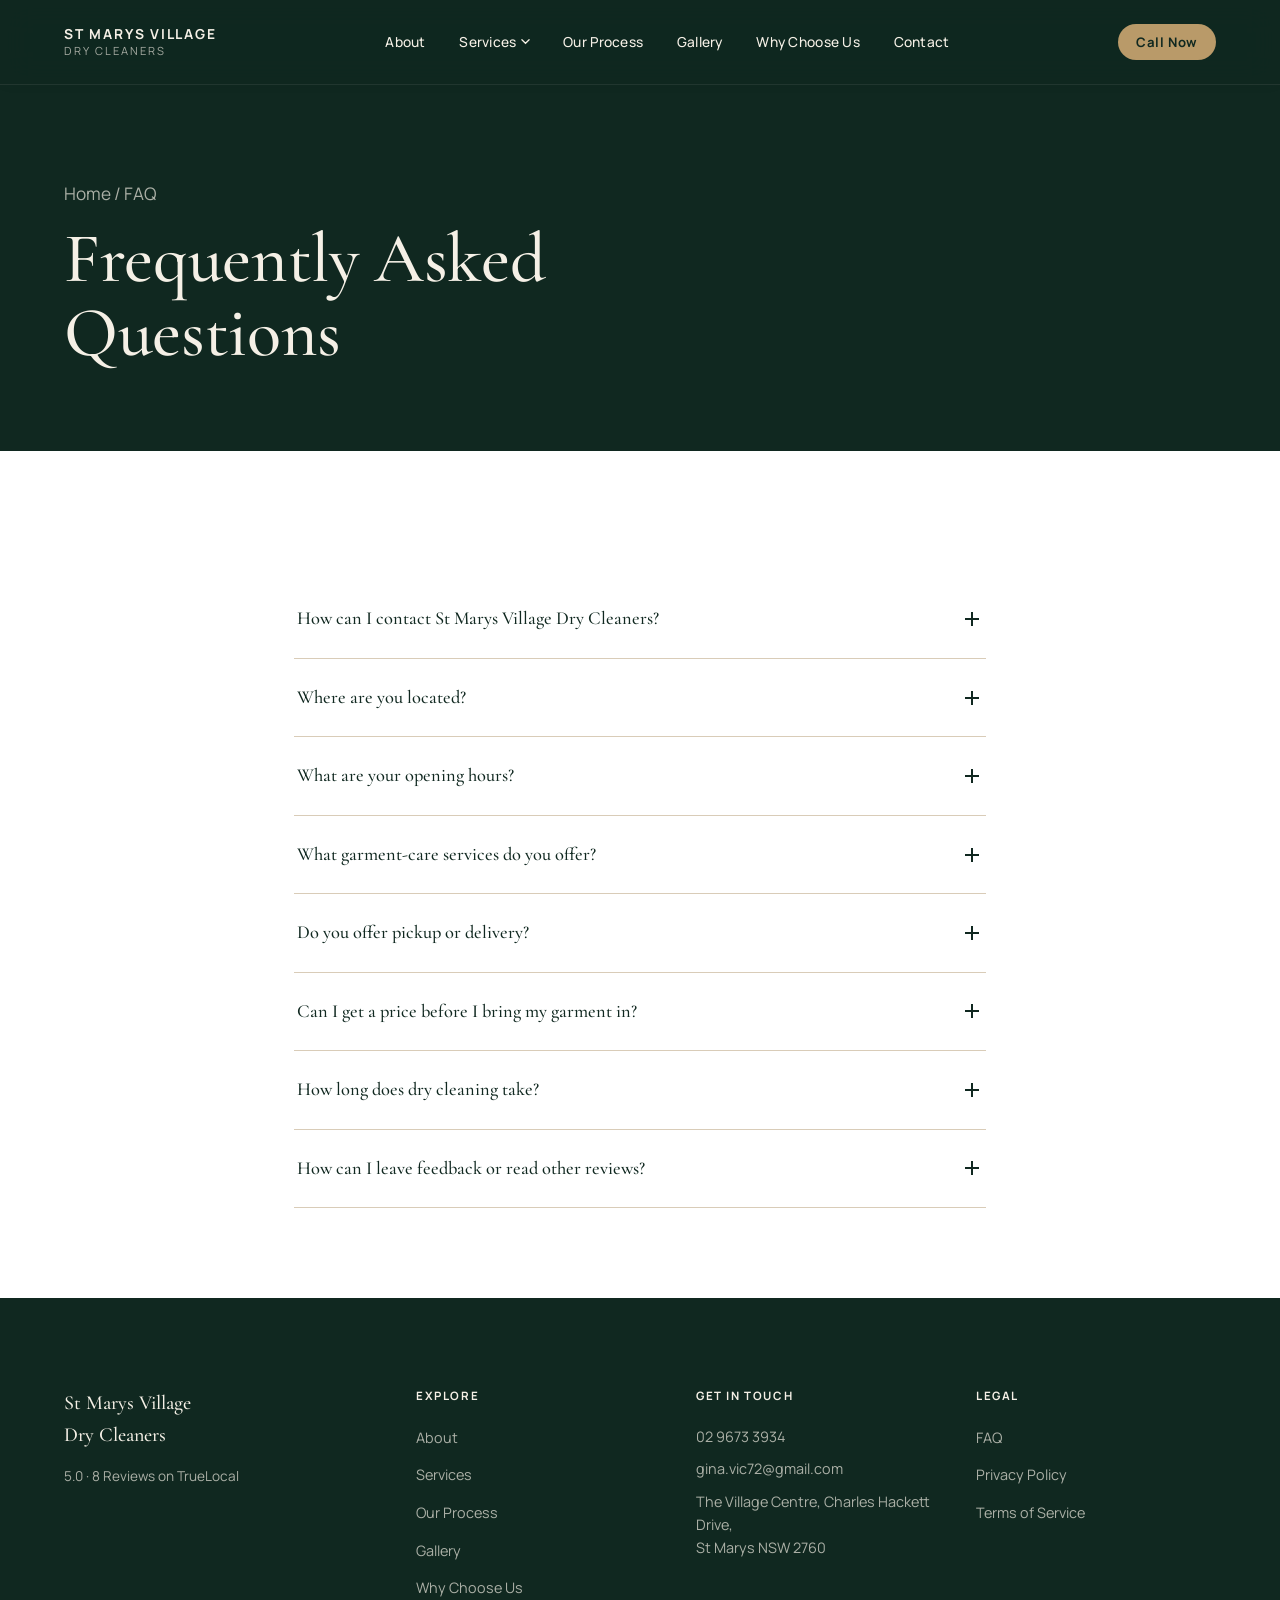
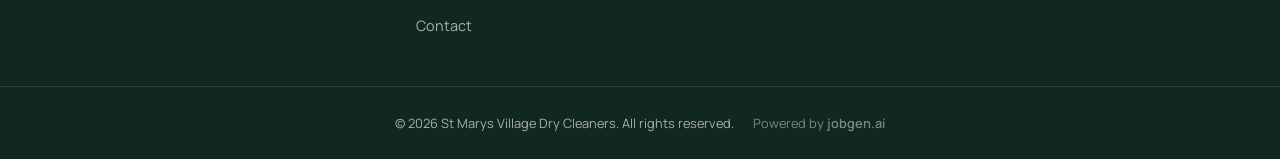
<file: faq/index.html>
<!doctype html>
<html lang="en-AU">
<head>
<meta charset="UTF-8">
<meta name="viewport" content="width=device-width, initial-scale=1.0">
<title>FAQ | St Marys Village Dry Cleaners</title>
<meta name="description" content="Answers to common questions about St Marys Village Dry Cleaners — hours, location, services and more.">
<link rel="icon" href="data:,">
<link rel="preconnect" href="https://fonts.googleapis.com">
<link rel="preconnect" href="https://fonts.gstatic.com" crossorigin>
<link href="https://fonts.googleapis.com/css2?family=Cormorant+Garamond:ital,wght@0,400;0,500;0,600;0,700;1,500&family=Manrope:wght@400;500;600;700&display=swap" rel="stylesheet">
<link rel="stylesheet" href="../css/tokens.css">
<link rel="stylesheet" href="../css/layout.css">
<link rel="stylesheet" href="../css/page.css">
</head>
<body data-section="faq">

<a class="skip-link" href="#main">Skip to content</a>

<!-- ============ NAVIGATION ============ -->
<header class="site-header is-solid" id="siteHeader">
  <div class="header-inner">
    <a href="../" class="brand" aria-label="St Marys Village Dry Cleaners: Home">
      <span class="brand-name">St Marys Village</span>
      <span class="brand-sub">Dry Cleaners</span>
    </a>

    <nav class="main-nav" id="mainNav" aria-label="Primary">
      <ul>
        <li><a href="../about/" data-nav="about">About</a></li>
        <li class="has-mega">
          <a href="../services/" data-nav="services">Services <svg class="nav-caret" viewBox="0 0 10 6" fill="none" aria-hidden="true"><path d="M1 1l4 4 4-4" stroke="currentColor" stroke-width="1.4" stroke-linecap="round"/></svg></a>
          <div class="mega-menu">
            <div class="mega-menu-links">
              <a href="../services/dry-cleaning/" data-preview="dry-cleaning">Professional Dry Cleaning</a>
              <a href="../services/wedding-care/" data-preview="wedding-care">Wedding &amp; Bridal Care</a>
              <a href="../services/alterations/" data-preview="alterations">Alterations &amp; Repairs</a>
              <a href="../services/leather-suede/" data-preview="leather-suede">Leather &amp; Suede Restoration</a>
              <a href="../services/corporate/" data-preview="corporate">Corporate Garment Care</a>
              <a href="../services/" class="is-all">View All Services</a>
            </div>
            <div class="mega-menu-preview" aria-hidden="true">
              <img src="../assets/services/dry-cleaning.jpg" data-key="dry-cleaning" class="is-shown" alt="Professional Dry Cleaning">
              <img src="../assets/services/bridal-gowns.jpg" data-key="wedding-care" alt="Wedding &amp; Bridal Care">
              <img src="../assets/services/alterations.jpg" data-key="alterations" alt="Alterations &amp; Repairs">
              <img src="../assets/services/leather-suede.jpg" data-key="leather-suede" alt="Leather &amp; Suede Restoration">
              <img src="../assets/services/corporate-workwear.jpg" data-key="corporate" alt="Corporate Garment Care">
              <span class="mega-menu-preview-caption" id="megaPreviewCaption">Professional Dry Cleaning</span>
            </div>
          </div>
        </li>
        <li><a href="../our-process/" data-nav="our-process">Our Process</a></li>
        <li><a href="../gallery/" data-nav="gallery">Gallery</a></li>
        <li><a href="../why-choose-us/" data-nav="why-choose-us">Why Choose Us</a></li>
        <li><a href="../contact/" data-nav="contact">Contact</a></li>
      </ul>
      <a href="tel:0296733934" class="nav-mobile-call">
        <svg aria-hidden="true" width="18" height="18" viewBox="0 0 24 24" fill="none"><path d="M6.6 10.8c1.4 2.8 3.8 5.2 6.6 6.6l2.2-2.2c.3-.3.7-.4 1-.2 1.1.4 2.3.6 3.6.6.6 0 1 .4 1 1V20c0 .6-.4 1-1 1C10.9 21 3 13.1 3 3.9 3 3.3 3.4 2.9 4 2.9h3.4c.6 0 1 .4 1 1 0 1.2.2 2.4.6 3.6.1.4 0 .8-.2 1L6.6 10.8z" stroke="currentColor" stroke-width="1.6" stroke-linejoin="round"/></svg>
        <span>Call 02 9673 3934</span>
      </a>
    </nav>

    <div class="header-actions">
      <a href="tel:0296733934" class="header-cta">Call Now</a>
      <button class="nav-toggle" id="navToggle" aria-expanded="false" aria-controls="mainNav" aria-label="Open menu">
        <span></span><span></span><span></span>
      </button>
    </div>
  </div>
  <div class="nav-backdrop" id="navBackdrop"></div>
</header>

<a href="tel:0296733934" class="fixed-call" id="fixedCall" aria-label="Call St Marys Village Dry Cleaners now">
  <span class="fixed-call-pulse" aria-hidden="true"></span>
  <svg aria-hidden="true" width="18" height="18" viewBox="0 0 24 24" fill="none"><path d="M6.6 10.8c1.4 2.8 3.8 5.2 6.6 6.6l2.2-2.2c.3-.3.7-.4 1-.2 1.1.4 2.3.6 3.6.6.6 0 1 .4 1 1V20c0 .6-.4 1-1 1C10.9 21 3 13.1 3 3.9 3 3.3 3.4 2.9 4 2.9h3.4c.6 0 1 .4 1 1 0 1.2.2 2.4.6 3.6.1.4 0 .8-.2 1L6.6 10.8z" stroke="currentColor" stroke-width="1.6" stroke-linejoin="round"/></svg>
  <span>Call Now</span>
</a>


<main id="main">

  <section class="page-hero">
    <div class="section-inner">
      <p class="page-hero-crumb"><a href="../">Home</a> / FAQ</p>
      <h1>Frequently Asked Questions</h1>
    </div>
  </section>

  <section class="faq-section">
    <div class="section-inner faq-inner">
      <div class="accordion" id="accordion">
        <div class="accordion-item">
          <h3><button class="accordion-trigger" aria-expanded="false"><span>How can I contact St Marys Village Dry Cleaners?</span><span class="faq-icon" aria-hidden="true"></span></button></h3>
          <div class="accordion-panel"><p>Call <a href="tel:0296733934">02 9673 3934</a>, email <a href="mailto:gina.vic72@gmail.com">gina.vic72@gmail.com</a>, or drop into The Village Centre during opening hours.</p></div>
        </div>
        <div class="accordion-item">
          <h3><button class="accordion-trigger" aria-expanded="false"><span>Where are you located?</span><span class="faq-icon" aria-hidden="true"></span></button></h3>
          <div class="accordion-panel"><p>The Village Centre, Charles Hackett Drive, St Marys NSW 2760. Northern side, drive-up access outside the main entrance.</p></div>
        </div>
        <div class="accordion-item">
          <h3><button class="accordion-trigger" aria-expanded="false"><span>What are your opening hours?</span><span class="faq-icon" aria-hidden="true"></span></button></h3>
          <div class="accordion-panel"><p>Monday to Friday 9:00am – 5:30pm, Saturday 9:00am – 4:00pm, and Sunday 9:00am – 3:00pm.</p></div>
        </div>
        <div class="accordion-item">
          <h3><button class="accordion-trigger" aria-expanded="false"><span>What garment-care services do you offer?</span><span class="faq-icon" aria-hidden="true"></span></button></h3>
          <div class="accordion-panel"><p>Professional dry cleaning, wedding dress and bridal gown cleaning, alterations and repairs, suede and leather restoration, corporate and work wear, and airtight boxing for long-term garment storage.</p></div>
        </div>
        <div class="accordion-item">
          <h3><button class="accordion-trigger" aria-expanded="false"><span>Do you offer pickup or delivery?</span><span class="faq-icon" aria-hidden="true"></span></button></h3>
          <div class="accordion-panel"><p>Not at this time — we’re a walk-in, drive-up shop. Bring your garments to us at The Village Centre and collect them once they’re ready.</p></div>
        </div>
        <div class="accordion-item">
          <h3><button class="accordion-trigger" aria-expanded="false"><span>Can I get a price before I bring my garment in?</span><span class="faq-icon" aria-hidden="true"></span></button></h3>
          <div class="accordion-panel"><p>Prices aren’t listed online since every garment’s different. Call or drop in for a quote, especially for bridal and specialty pieces.</p></div>
        </div>
        <div class="accordion-item">
          <h3><button class="accordion-trigger" aria-expanded="false"><span>How long does dry cleaning take?</span><span class="faq-icon" aria-hidden="true"></span></button></h3>
          <div class="accordion-panel"><p>Most garments are ready same-day or within 24 hours. We’ll send an SMS as soon as yours is ready to collect.</p></div>
        </div>
        <div class="accordion-item">
          <h3><button class="accordion-trigger" aria-expanded="false"><span>How can I leave feedback or read other reviews?</span><span class="faq-icon" aria-hidden="true"></span></button></h3>
          <div class="accordion-panel"><p>Find our reviews on <a href="https://www.truelocal.com.au/nsw/st-marys/st-marys-village-dry-cleaners-13318972" target="_blank" rel="noopener noreferrer">TrueLocal</a>, and feel free to leave your own.</p></div>
        </div>
      </div>
    </div>
  </section>
</main>

<!-- ============ FOOTER ============ -->
<footer class="site-footer">
  <div class="section-inner footer-grid">
    <div class="footer-brand">
      <p class="footer-name">St Marys Village<br>Dry Cleaners</p>
      <p class="footer-rating">5.0 &middot; 8 Reviews on TrueLocal</p>
    </div>

    <nav class="footer-nav" aria-label="Footer">
      <h4>Explore</h4>
      <ul>
        <li><a href="../about/">About</a></li>
        <li><a href="../services/">Services</a></li>
        <li><a href="../our-process/">Our Process</a></li>
        <li><a href="../gallery/">Gallery</a></li>
        <li><a href="../why-choose-us/">Why Choose Us</a></li>
        <li><a href="../contact/">Contact</a></li>
      </ul>
    </nav>

    <div class="footer-contact">
      <h4>Get in Touch</h4>
      <p><a href="tel:0296733934">02 9673 3934</a></p>
      <p><a href="mailto:gina.vic72@gmail.com">gina.vic72@gmail.com</a></p>
      <p>The Village Centre, Charles Hackett Drive,<br>St Marys NSW 2760</p>
    </div>

    <div class="footer-legal">
      <h4>Legal</h4>
      <ul>
        <li><a href="../faq/">FAQ</a></li>
        <li><a href="../privacy/">Privacy Policy</a></li>
        <li><a href="../terms/">Terms of Service</a></li>
      </ul>
    </div>
  </div>
  <div class="footer-bottom section-inner">
    <p>&copy; <span id="year"></span> St Marys Village Dry Cleaners. All rights reserved.</p>
    <p class="footer-credit">Powered by <a href="https://jobgen.ai" target="_blank" rel="noopener noreferrer">jobgen.ai</a></p>
  </div>
</footer>



<script src="../js/common.js"></script>

</body>
</html>
</file>
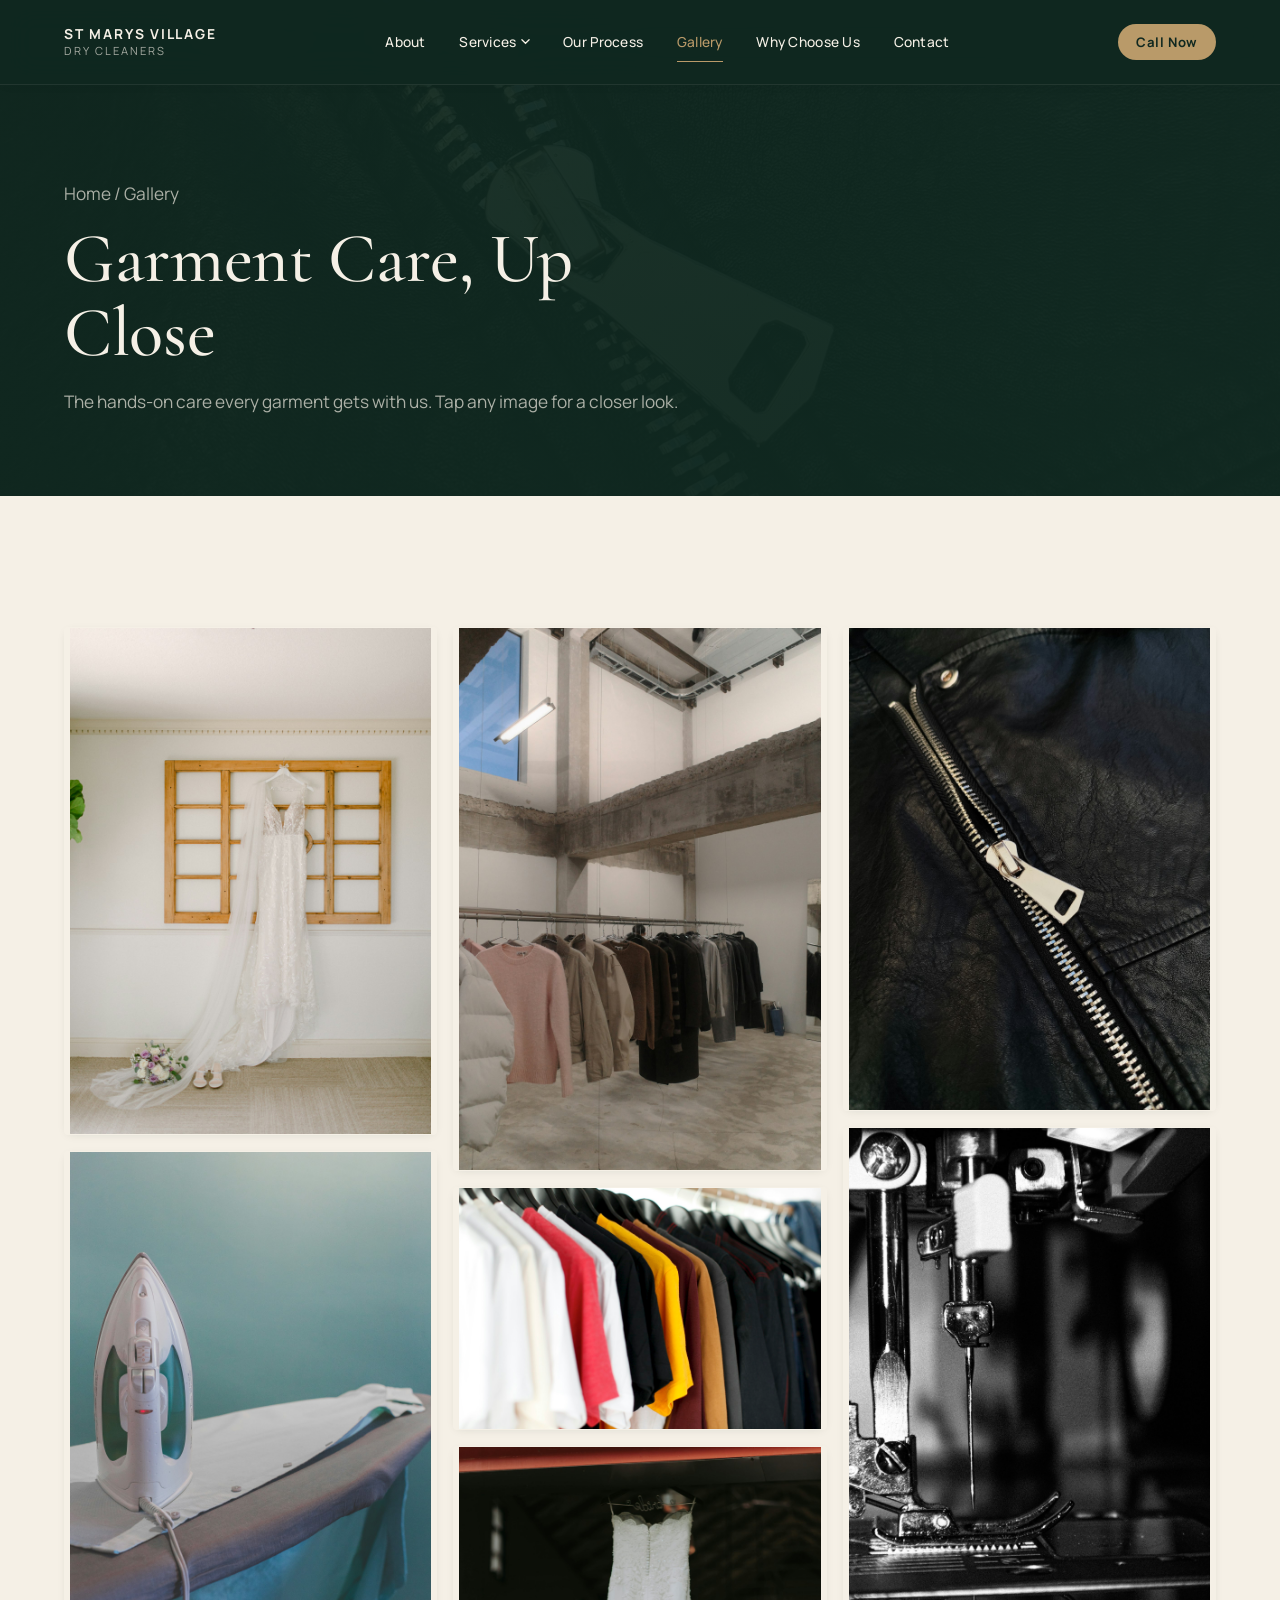
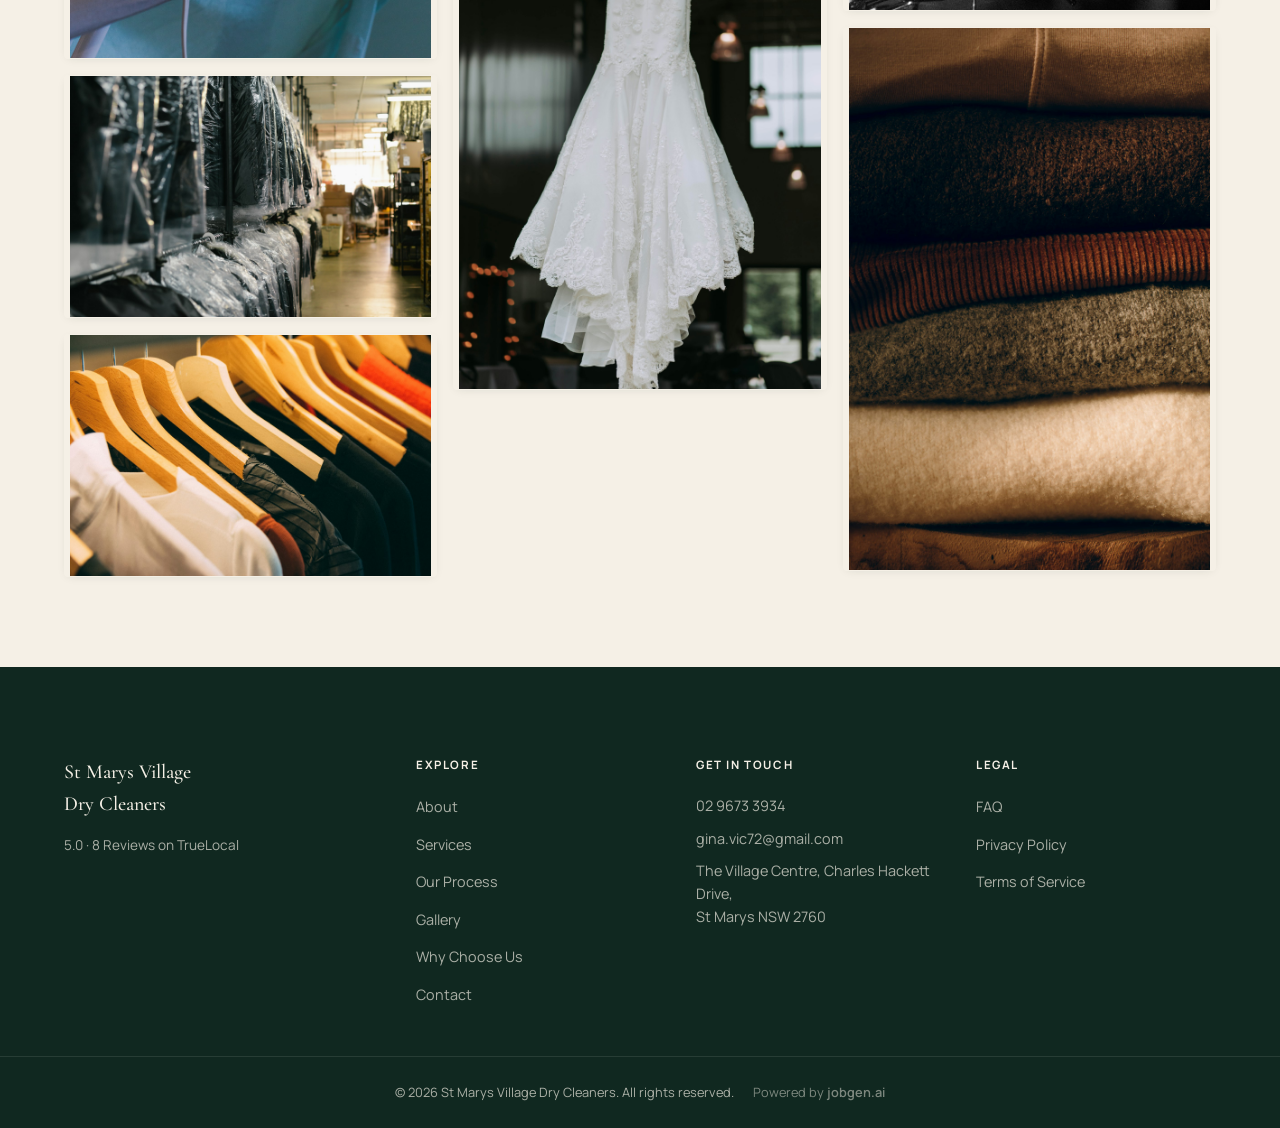
<file: gallery/index.html>
<!doctype html>
<html lang="en-AU">
<head>
<meta charset="UTF-8">
<meta name="viewport" content="width=device-width, initial-scale=1.0">
<title>Gallery | St Marys Village Dry Cleaners</title>
<meta name="description" content="A closer look at the hands-on garment care behind every piece we handle at St Marys Village Dry Cleaners.">
<link rel="icon" href="data:,">
<link rel="preconnect" href="https://fonts.googleapis.com">
<link rel="preconnect" href="https://fonts.gstatic.com" crossorigin>
<link href="https://fonts.googleapis.com/css2?family=Cormorant+Garamond:ital,wght@0,400;0,500;0,600;0,700;1,500&family=Manrope:wght@400;500;600;700&display=swap" rel="stylesheet">
<link rel="stylesheet" href="../css/tokens.css">
<link rel="stylesheet" href="../css/layout.css">
<link rel="stylesheet" href="../css/page.css">
</head>
<body data-section="gallery">

<a class="skip-link" href="#main">Skip to content</a>

<!-- ============ NAVIGATION ============ -->
<header class="site-header is-solid" id="siteHeader">
  <div class="header-inner">
    <a href="../" class="brand" aria-label="St Marys Village Dry Cleaners: Home">
      <span class="brand-name">St Marys Village</span>
      <span class="brand-sub">Dry Cleaners</span>
    </a>

    <nav class="main-nav" id="mainNav" aria-label="Primary">
      <ul>
        <li><a href="../about/" data-nav="about">About</a></li>
        <li class="has-mega">
          <a href="../services/" data-nav="services">Services <svg class="nav-caret" viewBox="0 0 10 6" fill="none" aria-hidden="true"><path d="M1 1l4 4 4-4" stroke="currentColor" stroke-width="1.4" stroke-linecap="round"/></svg></a>
          <div class="mega-menu">
            <div class="mega-menu-links">
              <a href="../services/dry-cleaning/" data-preview="dry-cleaning">Professional Dry Cleaning</a>
              <a href="../services/wedding-care/" data-preview="wedding-care">Wedding &amp; Bridal Care</a>
              <a href="../services/alterations/" data-preview="alterations">Alterations &amp; Repairs</a>
              <a href="../services/leather-suede/" data-preview="leather-suede">Leather &amp; Suede Restoration</a>
              <a href="../services/corporate/" data-preview="corporate">Corporate Garment Care</a>
              <a href="../services/" class="is-all">View All Services</a>
            </div>
            <div class="mega-menu-preview" aria-hidden="true">
              <img src="../assets/services/dry-cleaning.jpg" data-key="dry-cleaning" class="is-shown" alt="Professional Dry Cleaning">
              <img src="../assets/services/bridal-gowns.jpg" data-key="wedding-care" alt="Wedding &amp; Bridal Care">
              <img src="../assets/services/alterations.jpg" data-key="alterations" alt="Alterations &amp; Repairs">
              <img src="../assets/services/leather-suede.jpg" data-key="leather-suede" alt="Leather &amp; Suede Restoration">
              <img src="../assets/services/corporate-workwear.jpg" data-key="corporate" alt="Corporate Garment Care">
              <span class="mega-menu-preview-caption" id="megaPreviewCaption">Professional Dry Cleaning</span>
            </div>
          </div>
        </li>
        <li><a href="../our-process/" data-nav="our-process">Our Process</a></li>
        <li><a href="../gallery/" data-nav="gallery">Gallery</a></li>
        <li><a href="../why-choose-us/" data-nav="why-choose-us">Why Choose Us</a></li>
        <li><a href="../contact/" data-nav="contact">Contact</a></li>
      </ul>
      <a href="tel:0296733934" class="nav-mobile-call">
        <svg aria-hidden="true" width="18" height="18" viewBox="0 0 24 24" fill="none"><path d="M6.6 10.8c1.4 2.8 3.8 5.2 6.6 6.6l2.2-2.2c.3-.3.7-.4 1-.2 1.1.4 2.3.6 3.6.6.6 0 1 .4 1 1V20c0 .6-.4 1-1 1C10.9 21 3 13.1 3 3.9 3 3.3 3.4 2.9 4 2.9h3.4c.6 0 1 .4 1 1 0 1.2.2 2.4.6 3.6.1.4 0 .8-.2 1L6.6 10.8z" stroke="currentColor" stroke-width="1.6" stroke-linejoin="round"/></svg>
        <span>Call 02 9673 3934</span>
      </a>
    </nav>

    <div class="header-actions">
      <a href="tel:0296733934" class="header-cta">Call Now</a>
      <button class="nav-toggle" id="navToggle" aria-expanded="false" aria-controls="mainNav" aria-label="Open menu">
        <span></span><span></span><span></span>
      </button>
    </div>
  </div>
  <div class="nav-backdrop" id="navBackdrop"></div>
</header>

<a href="tel:0296733934" class="fixed-call" id="fixedCall" aria-label="Call St Marys Village Dry Cleaners now">
  <span class="fixed-call-pulse" aria-hidden="true"></span>
  <svg aria-hidden="true" width="18" height="18" viewBox="0 0 24 24" fill="none"><path d="M6.6 10.8c1.4 2.8 3.8 5.2 6.6 6.6l2.2-2.2c.3-.3.7-.4 1-.2 1.1.4 2.3.6 3.6.6.6 0 1 .4 1 1V20c0 .6-.4 1-1 1C10.9 21 3 13.1 3 3.9 3 3.3 3.4 2.9 4 2.9h3.4c.6 0 1 .4 1 1 0 1.2.2 2.4.6 3.6.1.4 0 .8-.2 1L6.6 10.8z" stroke="currentColor" stroke-width="1.6" stroke-linejoin="round"/></svg>
  <span>Call Now</span>
</a>


<main id="main">

  <section class="page-hero">
    <div class="page-hero-bg"><img src="../assets/gallery/gallery-08.jpg" alt=""></div>
    <div class="section-inner">
      <p class="page-hero-crumb"><a href="../">Home</a> / Gallery</p>
      <h1>Garment Care, Up Close</h1>
      <p>The hands-on care every garment gets with us. Tap any image for a closer look.</p>
    </div>
  </section>

  <section class="gallery-full-section">
    <div class="section-inner">
      <div class="gallery-full-grid">
        <button class="gallery-item" data-full="../assets/gallery/gallery-06.jpg" data-caption="A bridal gown hanging in soft natural light.">
          <img src="../assets/gallery/gallery-06.jpg" alt="A bridal gown hanging in soft natural light." loading="lazy">
        </button>
        <button class="gallery-item" data-full="../assets/gallery/gallery-01.jpg" data-caption="An iron pressing a freshly laundered shirt on the board.">
          <img src="../assets/gallery/gallery-01.jpg" alt="An iron pressing a freshly laundered shirt on the board." loading="lazy">
        </button>
        <button class="gallery-item" data-full="../assets/gallery/gallery-02.jpg" data-caption="Garments in protective covers hanging along a dry-cleaning rail.">
          <img src="../assets/gallery/gallery-02.jpg" alt="Garments in protective covers hanging along a dry-cleaning rail." loading="lazy">
        </button>
        <button class="gallery-item" data-full="../assets/gallery/gallery-03.jpg" data-caption="Close-up of garments on wooden hangers.">
          <img src="../assets/gallery/gallery-03.jpg" alt="Close-up of garments on wooden hangers." loading="lazy">
        </button>
        <button class="gallery-item" data-full="../assets/gallery/gallery-04.jpg" data-caption="Clothing hanging neatly on a rack, ready to collect.">
          <img src="../assets/gallery/gallery-04.jpg" alt="Clothing hanging neatly on a rack, ready to collect." loading="lazy">
        </button>
        <button class="gallery-item" data-full="../assets/gallery/gallery-05.jpg" data-caption="A row of freshly pressed shirts hanging neatly.">
          <img src="../assets/gallery/gallery-05.jpg" alt="A row of freshly pressed shirts hanging neatly." loading="lazy">
        </button>
        <button class="gallery-item" data-full="../assets/gallery/gallery-07.jpg" data-caption="A wedding dress prepared and hanging ahead of collection.">
          <img src="../assets/gallery/gallery-07.jpg" alt="A wedding dress prepared and hanging ahead of collection." loading="lazy">
        </button>
        <button class="gallery-item" data-full="../assets/gallery/gallery-08.jpg" data-caption="Detail of a leather jacket's zipper and stitching.">
          <img src="../assets/gallery/gallery-08.jpg" alt="Detail of a leather jacket's zipper and stitching." loading="lazy">
        </button>
        <button class="gallery-item" data-full="../assets/gallery/gallery-09.jpg" data-caption="Alterations work in progress on a sewing machine.">
          <img src="../assets/gallery/gallery-09.jpg" alt="Alterations work in progress on a sewing machine." loading="lazy">
        </button>
        <button class="gallery-item" data-full="../assets/gallery/gallery-10.jpg" data-caption="A neat stack of folded, freshly cleaned garments.">
          <img src="../assets/gallery/gallery-10.jpg" alt="A neat stack of folded, freshly cleaned garments." loading="lazy">
        </button>
      </div>
    </div>
  </section>
</main>

<!-- ============ FOOTER ============ -->
<footer class="site-footer">
  <div class="section-inner footer-grid">
    <div class="footer-brand">
      <p class="footer-name">St Marys Village<br>Dry Cleaners</p>
      <p class="footer-rating">5.0 &middot; 8 Reviews on TrueLocal</p>
    </div>

    <nav class="footer-nav" aria-label="Footer">
      <h4>Explore</h4>
      <ul>
        <li><a href="../about/">About</a></li>
        <li><a href="../services/">Services</a></li>
        <li><a href="../our-process/">Our Process</a></li>
        <li><a href="../gallery/">Gallery</a></li>
        <li><a href="../why-choose-us/">Why Choose Us</a></li>
        <li><a href="../contact/">Contact</a></li>
      </ul>
    </nav>

    <div class="footer-contact">
      <h4>Get in Touch</h4>
      <p><a href="tel:0296733934">02 9673 3934</a></p>
      <p><a href="mailto:gina.vic72@gmail.com">gina.vic72@gmail.com</a></p>
      <p>The Village Centre, Charles Hackett Drive,<br>St Marys NSW 2760</p>
    </div>

    <div class="footer-legal">
      <h4>Legal</h4>
      <ul>
        <li><a href="../faq/">FAQ</a></li>
        <li><a href="../privacy/">Privacy Policy</a></li>
        <li><a href="../terms/">Terms of Service</a></li>
      </ul>
    </div>
  </div>
  <div class="footer-bottom section-inner">
    <p>&copy; <span id="year"></span> St Marys Village Dry Cleaners. All rights reserved.</p>
    <p class="footer-credit">Powered by <a href="https://jobgen.ai" target="_blank" rel="noopener noreferrer">jobgen.ai</a></p>
  </div>
</footer>


<!-- ============ LIGHTBOX ============ -->
<div class="lightbox" id="lightbox" role="dialog" aria-modal="true" aria-label="Gallery image viewer" hidden>
  <button class="lightbox-close" id="lightboxClose" aria-label="Close image viewer">
    <svg width="22" height="22" viewBox="0 0 24 24" fill="none"><path d="m5 5 14 14M19 5 5 19" stroke="currentColor" stroke-width="1.8" stroke-linecap="round"/></svg>
  </button>
  <button class="lightbox-nav lightbox-prev" id="lightboxPrev" aria-label="Previous image">
    <svg width="26" height="26" viewBox="0 0 24 24" fill="none"><path d="m15 5-7 7 7 7" stroke="currentColor" stroke-width="1.8" stroke-linecap="round" stroke-linejoin="round"/></svg>
  </button>
  <figure class="lightbox-figure">
    <img id="lightboxImage" src="[data-uri]" alt="">
    <figcaption id="lightboxCaption"></figcaption>
  </figure>
  <button class="lightbox-nav lightbox-next" id="lightboxNext" aria-label="Next image">
    <svg width="26" height="26" viewBox="0 0 24 24" fill="none"><path d="m9 5 7 7-7 7" stroke="currentColor" stroke-width="1.8" stroke-linecap="round" stroke-linejoin="round"/></svg>
  </button>
</div>

<script src="../js/common.js"></script>

</body>
</html>
</file>
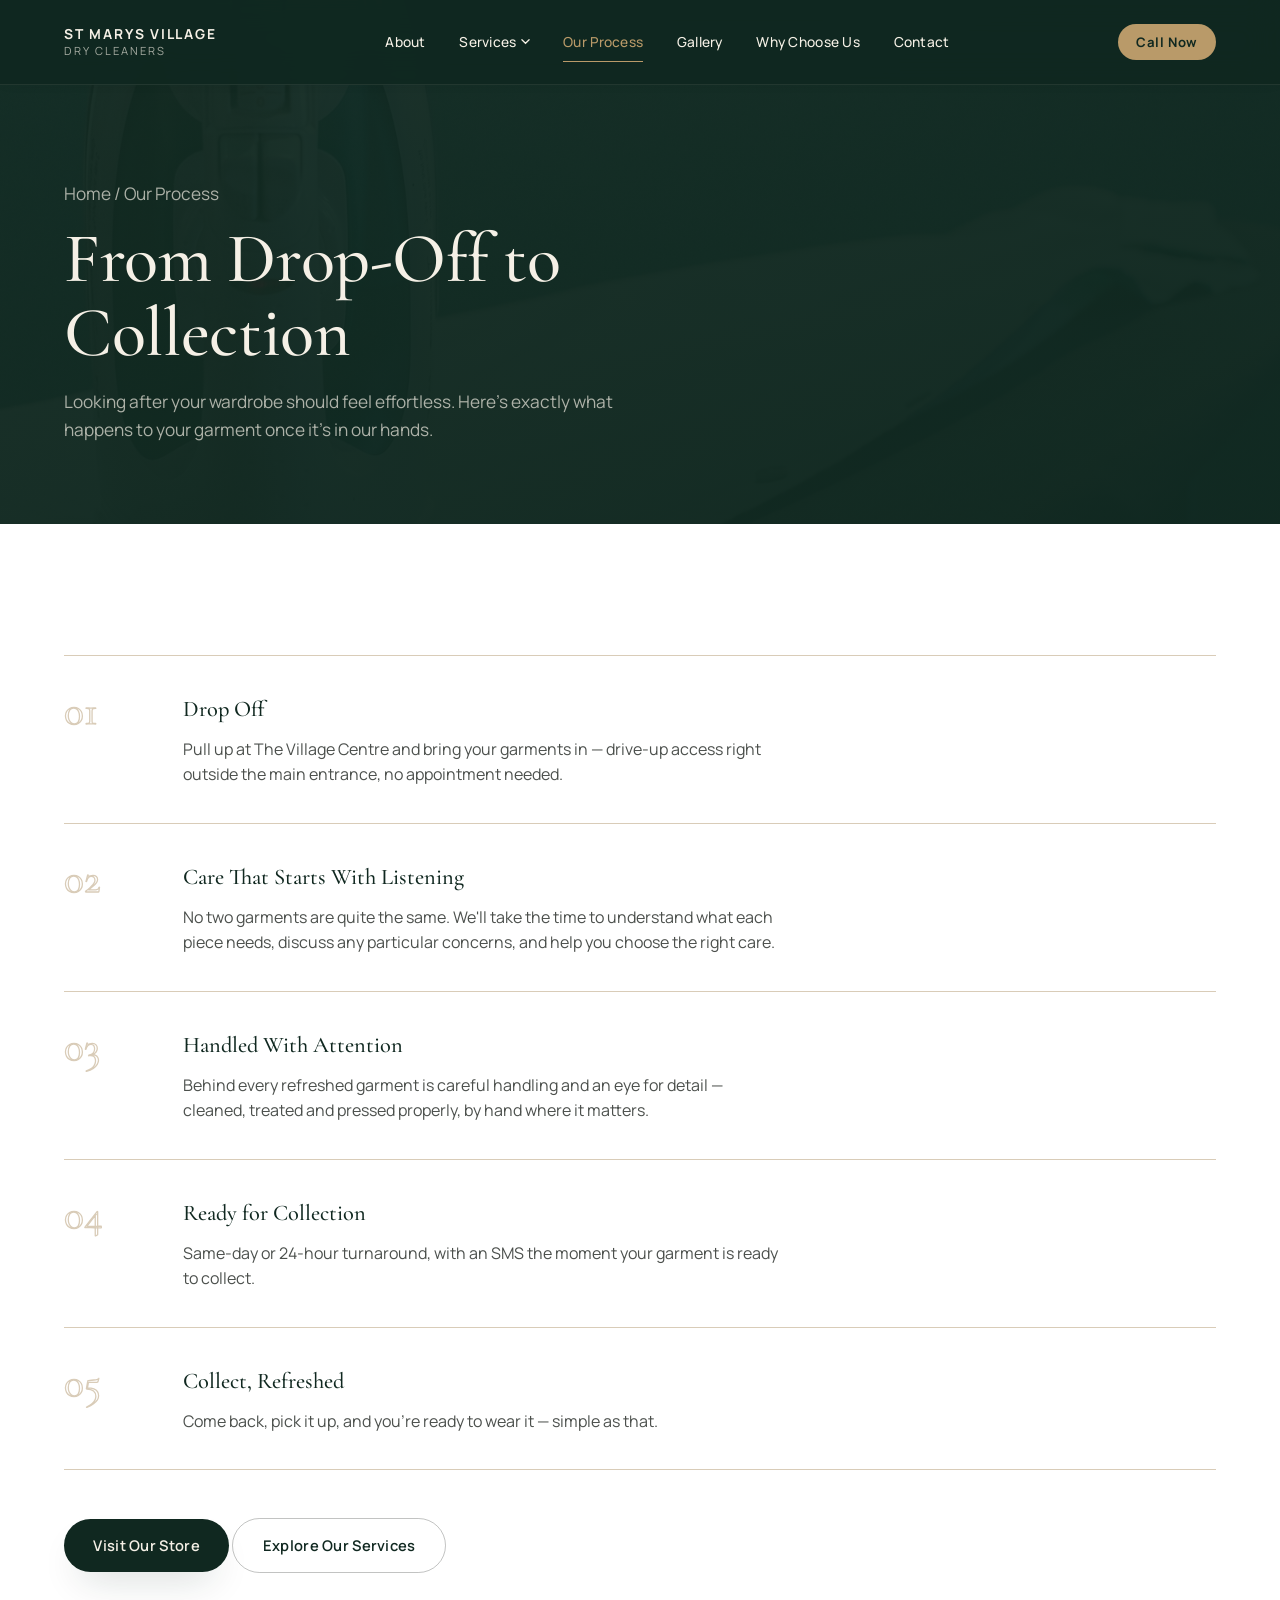
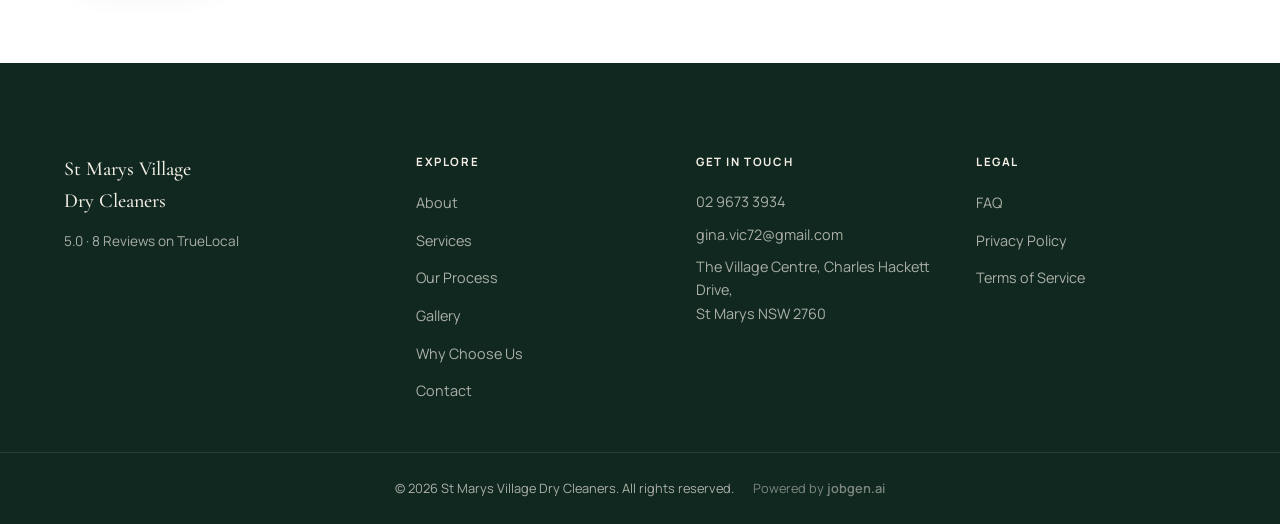
<file: our-process/index.html>
<!doctype html>
<html lang="en-AU">
<head>
<meta charset="UTF-8">
<meta name="viewport" content="width=device-width, initial-scale=1.0">
<title>Our Process | St Marys Village Dry Cleaners</title>
<meta name="description" content="From drop-off to collection: how St Marys Village Dry Cleaners handles every garment, step by step.">
<link rel="icon" href="data:,">
<link rel="preconnect" href="https://fonts.googleapis.com">
<link rel="preconnect" href="https://fonts.gstatic.com" crossorigin>
<link href="https://fonts.googleapis.com/css2?family=Cormorant+Garamond:ital,wght@0,400;0,500;0,600;0,700;1,500&family=Manrope:wght@400;500;600;700&display=swap" rel="stylesheet">
<link rel="stylesheet" href="../css/tokens.css">
<link rel="stylesheet" href="../css/layout.css">
<link rel="stylesheet" href="../css/page.css">
</head>
<body data-section="our-process">

<a class="skip-link" href="#main">Skip to content</a>

<!-- ============ NAVIGATION ============ -->
<header class="site-header is-solid" id="siteHeader">
  <div class="header-inner">
    <a href="../" class="brand" aria-label="St Marys Village Dry Cleaners: Home">
      <span class="brand-name">St Marys Village</span>
      <span class="brand-sub">Dry Cleaners</span>
    </a>

    <nav class="main-nav" id="mainNav" aria-label="Primary">
      <ul>
        <li><a href="../about/" data-nav="about">About</a></li>
        <li class="has-mega">
          <a href="../services/" data-nav="services">Services <svg class="nav-caret" viewBox="0 0 10 6" fill="none" aria-hidden="true"><path d="M1 1l4 4 4-4" stroke="currentColor" stroke-width="1.4" stroke-linecap="round"/></svg></a>
          <div class="mega-menu">
            <div class="mega-menu-links">
              <a href="../services/dry-cleaning/" data-preview="dry-cleaning">Professional Dry Cleaning</a>
              <a href="../services/wedding-care/" data-preview="wedding-care">Wedding &amp; Bridal Care</a>
              <a href="../services/alterations/" data-preview="alterations">Alterations &amp; Repairs</a>
              <a href="../services/leather-suede/" data-preview="leather-suede">Leather &amp; Suede Restoration</a>
              <a href="../services/corporate/" data-preview="corporate">Corporate Garment Care</a>
              <a href="../services/" class="is-all">View All Services</a>
            </div>
            <div class="mega-menu-preview" aria-hidden="true">
              <img src="../assets/services/dry-cleaning.jpg" data-key="dry-cleaning" class="is-shown" alt="Professional Dry Cleaning">
              <img src="../assets/services/bridal-gowns.jpg" data-key="wedding-care" alt="Wedding &amp; Bridal Care">
              <img src="../assets/services/alterations.jpg" data-key="alterations" alt="Alterations &amp; Repairs">
              <img src="../assets/services/leather-suede.jpg" data-key="leather-suede" alt="Leather &amp; Suede Restoration">
              <img src="../assets/services/corporate-workwear.jpg" data-key="corporate" alt="Corporate Garment Care">
              <span class="mega-menu-preview-caption" id="megaPreviewCaption">Professional Dry Cleaning</span>
            </div>
          </div>
        </li>
        <li><a href="../our-process/" data-nav="our-process">Our Process</a></li>
        <li><a href="../gallery/" data-nav="gallery">Gallery</a></li>
        <li><a href="../why-choose-us/" data-nav="why-choose-us">Why Choose Us</a></li>
        <li><a href="../contact/" data-nav="contact">Contact</a></li>
      </ul>
      <a href="tel:0296733934" class="nav-mobile-call">
        <svg aria-hidden="true" width="18" height="18" viewBox="0 0 24 24" fill="none"><path d="M6.6 10.8c1.4 2.8 3.8 5.2 6.6 6.6l2.2-2.2c.3-.3.7-.4 1-.2 1.1.4 2.3.6 3.6.6.6 0 1 .4 1 1V20c0 .6-.4 1-1 1C10.9 21 3 13.1 3 3.9 3 3.3 3.4 2.9 4 2.9h3.4c.6 0 1 .4 1 1 0 1.2.2 2.4.6 3.6.1.4 0 .8-.2 1L6.6 10.8z" stroke="currentColor" stroke-width="1.6" stroke-linejoin="round"/></svg>
        <span>Call 02 9673 3934</span>
      </a>
    </nav>

    <div class="header-actions">
      <a href="tel:0296733934" class="header-cta">Call Now</a>
      <button class="nav-toggle" id="navToggle" aria-expanded="false" aria-controls="mainNav" aria-label="Open menu">
        <span></span><span></span><span></span>
      </button>
    </div>
  </div>
  <div class="nav-backdrop" id="navBackdrop"></div>
</header>

<a href="tel:0296733934" class="fixed-call" id="fixedCall" aria-label="Call St Marys Village Dry Cleaners now">
  <span class="fixed-call-pulse" aria-hidden="true"></span>
  <svg aria-hidden="true" width="18" height="18" viewBox="0 0 24 24" fill="none"><path d="M6.6 10.8c1.4 2.8 3.8 5.2 6.6 6.6l2.2-2.2c.3-.3.7-.4 1-.2 1.1.4 2.3.6 3.6.6.6 0 1 .4 1 1V20c0 .6-.4 1-1 1C10.9 21 3 13.1 3 3.9 3 3.3 3.4 2.9 4 2.9h3.4c.6 0 1 .4 1 1 0 1.2.2 2.4.6 3.6.1.4 0 .8-.2 1L6.6 10.8z" stroke="currentColor" stroke-width="1.6" stroke-linejoin="round"/></svg>
  <span>Call Now</span>
</a>


<main id="main">

  <section class="page-hero">
    <div class="page-hero-bg"><img src="../assets/gallery/gallery-01.jpg" alt=""></div>
    <div class="section-inner">
      <p class="page-hero-crumb"><a href="../">Home</a> / Our Process</p>
      <h1>From Drop-Off to Collection</h1>
      <p>Looking after your wardrobe should feel effortless. Here's exactly what happens to your garment once it's in our hands.</p>
    </div>
  </section>

  <section class="process-full">
    <div class="section-inner">
      <div class="process-full-list">
        <div class="process-full-item reveal" style="--delay:0">
          <span class="process-full-num">01</span>
          <div><h3>Drop Off</h3><p>Pull up at The Village Centre and bring your garments in — drive-up access right outside the main entrance, no appointment needed.</p></div>
        </div>
        <div class="process-full-item reveal" style="--delay:1">
          <span class="process-full-num">02</span>
          <div><h3>Care That Starts With Listening</h3><p>No two garments are quite the same. We'll take the time to understand what each piece needs, discuss any particular concerns, and help you choose the right care.</p></div>
        </div>
        <div class="process-full-item reveal" style="--delay:2">
          <span class="process-full-num">03</span>
          <div><h3>Handled With Attention</h3><p>Behind every refreshed garment is careful handling and an eye for detail — cleaned, treated and pressed properly, by hand where it matters.</p></div>
        </div>
        <div class="process-full-item reveal" style="--delay:3">
          <span class="process-full-num">04</span>
          <div><h3>Ready for Collection</h3><p>Same-day or 24-hour turnaround, with an SMS the moment your garment is ready to collect.</p></div>
        </div>
        <div class="process-full-item reveal" style="--delay:4">
          <span class="process-full-num">05</span>
          <div><h3>Collect, Refreshed</h3><p>Come back, pick it up, and you're ready to wear it — simple as that.</p></div>
        </div>
      </div>
      <div class="hero-actions" style="margin-top:3rem; justify-content:flex-start;">
        <a href="../contact/" class="btn btn-primary">Visit Our Store</a>
        <a href="../services/" class="btn btn-outline-dark">Explore Our Services</a>
      </div>
    </div>
  </section>
</main>

<!-- ============ FOOTER ============ -->
<footer class="site-footer">
  <div class="section-inner footer-grid">
    <div class="footer-brand">
      <p class="footer-name">St Marys Village<br>Dry Cleaners</p>
      <p class="footer-rating">5.0 &middot; 8 Reviews on TrueLocal</p>
    </div>

    <nav class="footer-nav" aria-label="Footer">
      <h4>Explore</h4>
      <ul>
        <li><a href="../about/">About</a></li>
        <li><a href="../services/">Services</a></li>
        <li><a href="../our-process/">Our Process</a></li>
        <li><a href="../gallery/">Gallery</a></li>
        <li><a href="../why-choose-us/">Why Choose Us</a></li>
        <li><a href="../contact/">Contact</a></li>
      </ul>
    </nav>

    <div class="footer-contact">
      <h4>Get in Touch</h4>
      <p><a href="tel:0296733934">02 9673 3934</a></p>
      <p><a href="mailto:gina.vic72@gmail.com">gina.vic72@gmail.com</a></p>
      <p>The Village Centre, Charles Hackett Drive,<br>St Marys NSW 2760</p>
    </div>

    <div class="footer-legal">
      <h4>Legal</h4>
      <ul>
        <li><a href="../faq/">FAQ</a></li>
        <li><a href="../privacy/">Privacy Policy</a></li>
        <li><a href="../terms/">Terms of Service</a></li>
      </ul>
    </div>
  </div>
  <div class="footer-bottom section-inner">
    <p>&copy; <span id="year"></span> St Marys Village Dry Cleaners. All rights reserved.</p>
    <p class="footer-credit">Powered by <a href="https://jobgen.ai" target="_blank" rel="noopener noreferrer">jobgen.ai</a></p>
  </div>
</footer>



<script src="../js/common.js"></script>

</body>
</html>
</file>
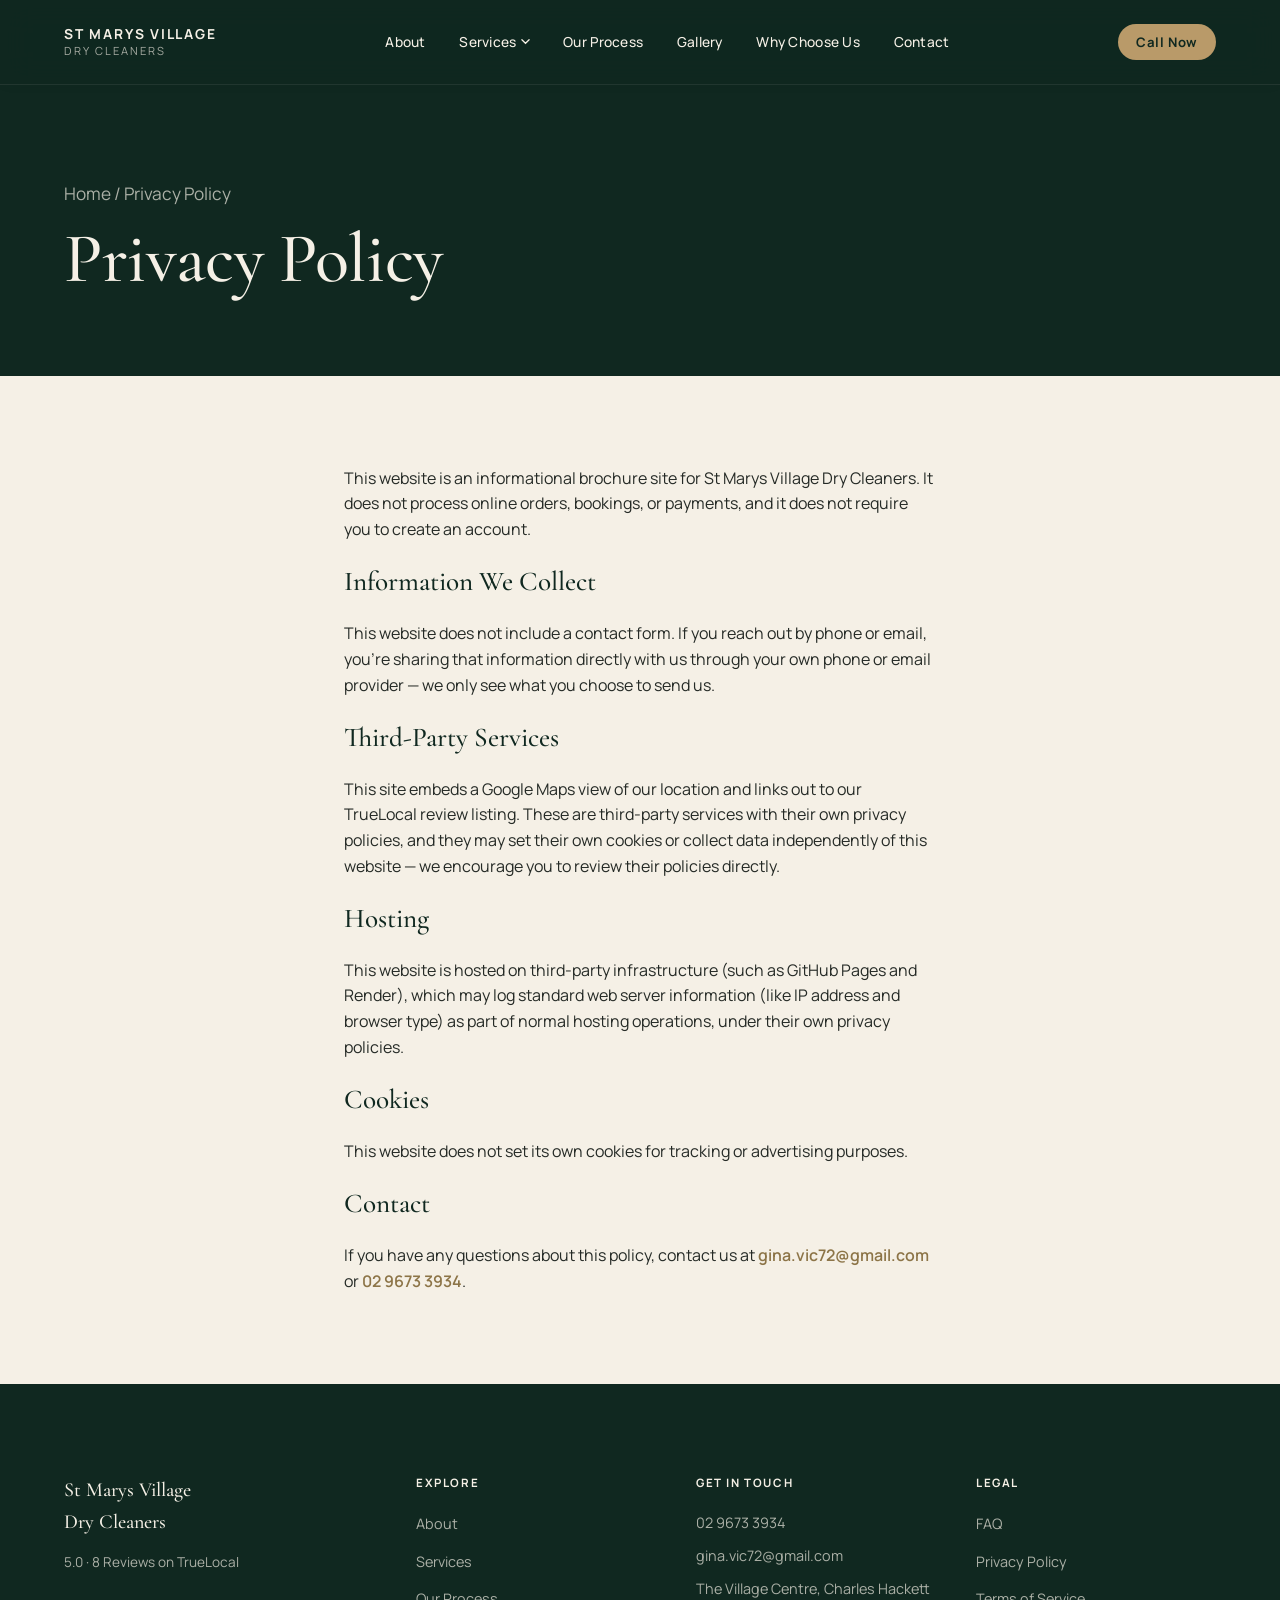
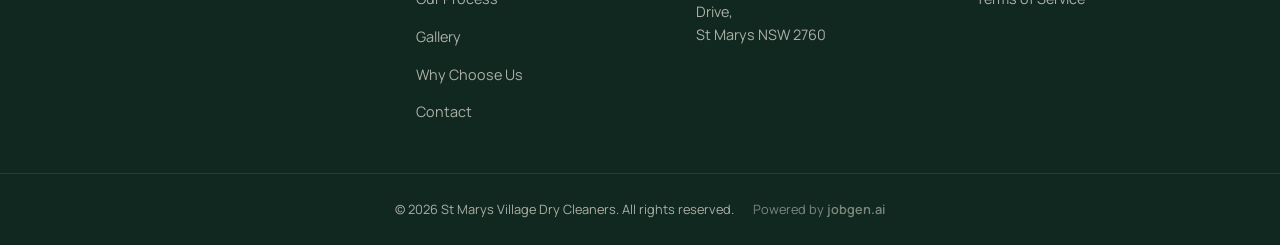
<file: privacy/index.html>
<!doctype html>
<html lang="en-AU">
<head>
<meta charset="UTF-8">
<meta name="viewport" content="width=device-width, initial-scale=1.0">
<title>Privacy Policy | St Marys Village Dry Cleaners</title>
<meta name="description" content="Privacy policy for the St Marys Village Dry Cleaners website.">
<link rel="icon" href="data:,">
<link rel="preconnect" href="https://fonts.googleapis.com">
<link rel="preconnect" href="https://fonts.gstatic.com" crossorigin>
<link href="https://fonts.googleapis.com/css2?family=Cormorant+Garamond:ital,wght@0,400;0,500;0,600;0,700;1,500&family=Manrope:wght@400;500;600;700&display=swap" rel="stylesheet">
<link rel="stylesheet" href="../css/tokens.css">
<link rel="stylesheet" href="../css/layout.css">
<link rel="stylesheet" href="../css/page.css">
</head>
<body data-section="privacy">

<a class="skip-link" href="#main">Skip to content</a>

<!-- ============ NAVIGATION ============ -->
<header class="site-header is-solid" id="siteHeader">
  <div class="header-inner">
    <a href="../" class="brand" aria-label="St Marys Village Dry Cleaners: Home">
      <span class="brand-name">St Marys Village</span>
      <span class="brand-sub">Dry Cleaners</span>
    </a>

    <nav class="main-nav" id="mainNav" aria-label="Primary">
      <ul>
        <li><a href="../about/" data-nav="about">About</a></li>
        <li class="has-mega">
          <a href="../services/" data-nav="services">Services <svg class="nav-caret" viewBox="0 0 10 6" fill="none" aria-hidden="true"><path d="M1 1l4 4 4-4" stroke="currentColor" stroke-width="1.4" stroke-linecap="round"/></svg></a>
          <div class="mega-menu">
            <div class="mega-menu-links">
              <a href="../services/dry-cleaning/" data-preview="dry-cleaning">Professional Dry Cleaning</a>
              <a href="../services/wedding-care/" data-preview="wedding-care">Wedding &amp; Bridal Care</a>
              <a href="../services/alterations/" data-preview="alterations">Alterations &amp; Repairs</a>
              <a href="../services/leather-suede/" data-preview="leather-suede">Leather &amp; Suede Restoration</a>
              <a href="../services/corporate/" data-preview="corporate">Corporate Garment Care</a>
              <a href="../services/" class="is-all">View All Services</a>
            </div>
            <div class="mega-menu-preview" aria-hidden="true">
              <img src="../assets/services/dry-cleaning.jpg" data-key="dry-cleaning" class="is-shown" alt="Professional Dry Cleaning">
              <img src="../assets/services/bridal-gowns.jpg" data-key="wedding-care" alt="Wedding &amp; Bridal Care">
              <img src="../assets/services/alterations.jpg" data-key="alterations" alt="Alterations &amp; Repairs">
              <img src="../assets/services/leather-suede.jpg" data-key="leather-suede" alt="Leather &amp; Suede Restoration">
              <img src="../assets/services/corporate-workwear.jpg" data-key="corporate" alt="Corporate Garment Care">
              <span class="mega-menu-preview-caption" id="megaPreviewCaption">Professional Dry Cleaning</span>
            </div>
          </div>
        </li>
        <li><a href="../our-process/" data-nav="our-process">Our Process</a></li>
        <li><a href="../gallery/" data-nav="gallery">Gallery</a></li>
        <li><a href="../why-choose-us/" data-nav="why-choose-us">Why Choose Us</a></li>
        <li><a href="../contact/" data-nav="contact">Contact</a></li>
      </ul>
      <a href="tel:0296733934" class="nav-mobile-call">
        <svg aria-hidden="true" width="18" height="18" viewBox="0 0 24 24" fill="none"><path d="M6.6 10.8c1.4 2.8 3.8 5.2 6.6 6.6l2.2-2.2c.3-.3.7-.4 1-.2 1.1.4 2.3.6 3.6.6.6 0 1 .4 1 1V20c0 .6-.4 1-1 1C10.9 21 3 13.1 3 3.9 3 3.3 3.4 2.9 4 2.9h3.4c.6 0 1 .4 1 1 0 1.2.2 2.4.6 3.6.1.4 0 .8-.2 1L6.6 10.8z" stroke="currentColor" stroke-width="1.6" stroke-linejoin="round"/></svg>
        <span>Call 02 9673 3934</span>
      </a>
    </nav>

    <div class="header-actions">
      <a href="tel:0296733934" class="header-cta">Call Now</a>
      <button class="nav-toggle" id="navToggle" aria-expanded="false" aria-controls="mainNav" aria-label="Open menu">
        <span></span><span></span><span></span>
      </button>
    </div>
  </div>
  <div class="nav-backdrop" id="navBackdrop"></div>
</header>

<a href="tel:0296733934" class="fixed-call" id="fixedCall" aria-label="Call St Marys Village Dry Cleaners now">
  <span class="fixed-call-pulse" aria-hidden="true"></span>
  <svg aria-hidden="true" width="18" height="18" viewBox="0 0 24 24" fill="none"><path d="M6.6 10.8c1.4 2.8 3.8 5.2 6.6 6.6l2.2-2.2c.3-.3.7-.4 1-.2 1.1.4 2.3.6 3.6.6.6 0 1 .4 1 1V20c0 .6-.4 1-1 1C10.9 21 3 13.1 3 3.9 3 3.3 3.4 2.9 4 2.9h3.4c.6 0 1 .4 1 1 0 1.2.2 2.4.6 3.6.1.4 0 .8-.2 1L6.6 10.8z" stroke="currentColor" stroke-width="1.6" stroke-linejoin="round"/></svg>
  <span>Call Now</span>
</a>


<main id="main">

  <section class="page-hero">
    <div class="section-inner">
      <p class="page-hero-crumb"><a href="../">Home</a> / Privacy Policy</p>
      <h1>Privacy Policy</h1>
    </div>
  </section>

  <section class="page-section">
    <div class="section-inner prose">
      <p>This website is an informational brochure site for St Marys Village Dry Cleaners. It does not process online orders, bookings, or payments, and it does not require you to create an account.</p>
      <h2>Information We Collect</h2>
      <p>This website does not include a contact form. If you reach out by phone or email, you're sharing that information directly with us through your own phone or email provider — we only see what you choose to send us.</p>
      <h2>Third-Party Services</h2>
      <p>This site embeds a Google Maps view of our location and links out to our TrueLocal review listing. These are third-party services with their own privacy policies, and they may set their own cookies or collect data independently of this website — we encourage you to review their policies directly.</p>
      <h2>Hosting</h2>
      <p>This website is hosted on third-party infrastructure (such as GitHub Pages and Render), which may log standard web server information (like IP address and browser type) as part of normal hosting operations, under their own privacy policies.</p>
      <h2>Cookies</h2>
      <p>This website does not set its own cookies for tracking or advertising purposes.</p>
      <h2>Contact</h2>
      <p>If you have any questions about this policy, contact us at <a href="mailto:gina.vic72@gmail.com">gina.vic72@gmail.com</a> or <a href="tel:0296733934">02 9673 3934</a>.</p>
    </div>
  </section>
</main>

<!-- ============ FOOTER ============ -->
<footer class="site-footer">
  <div class="section-inner footer-grid">
    <div class="footer-brand">
      <p class="footer-name">St Marys Village<br>Dry Cleaners</p>
      <p class="footer-rating">5.0 &middot; 8 Reviews on TrueLocal</p>
    </div>

    <nav class="footer-nav" aria-label="Footer">
      <h4>Explore</h4>
      <ul>
        <li><a href="../about/">About</a></li>
        <li><a href="../services/">Services</a></li>
        <li><a href="../our-process/">Our Process</a></li>
        <li><a href="../gallery/">Gallery</a></li>
        <li><a href="../why-choose-us/">Why Choose Us</a></li>
        <li><a href="../contact/">Contact</a></li>
      </ul>
    </nav>

    <div class="footer-contact">
      <h4>Get in Touch</h4>
      <p><a href="tel:0296733934">02 9673 3934</a></p>
      <p><a href="mailto:gina.vic72@gmail.com">gina.vic72@gmail.com</a></p>
      <p>The Village Centre, Charles Hackett Drive,<br>St Marys NSW 2760</p>
    </div>

    <div class="footer-legal">
      <h4>Legal</h4>
      <ul>
        <li><a href="../faq/">FAQ</a></li>
        <li><a href="../privacy/">Privacy Policy</a></li>
        <li><a href="../terms/">Terms of Service</a></li>
      </ul>
    </div>
  </div>
  <div class="footer-bottom section-inner">
    <p>&copy; <span id="year"></span> St Marys Village Dry Cleaners. All rights reserved.</p>
    <p class="footer-credit">Powered by <a href="https://jobgen.ai" target="_blank" rel="noopener noreferrer">jobgen.ai</a></p>
  </div>
</footer>



<script src="../js/common.js"></script>

</body>
</html>
</file>
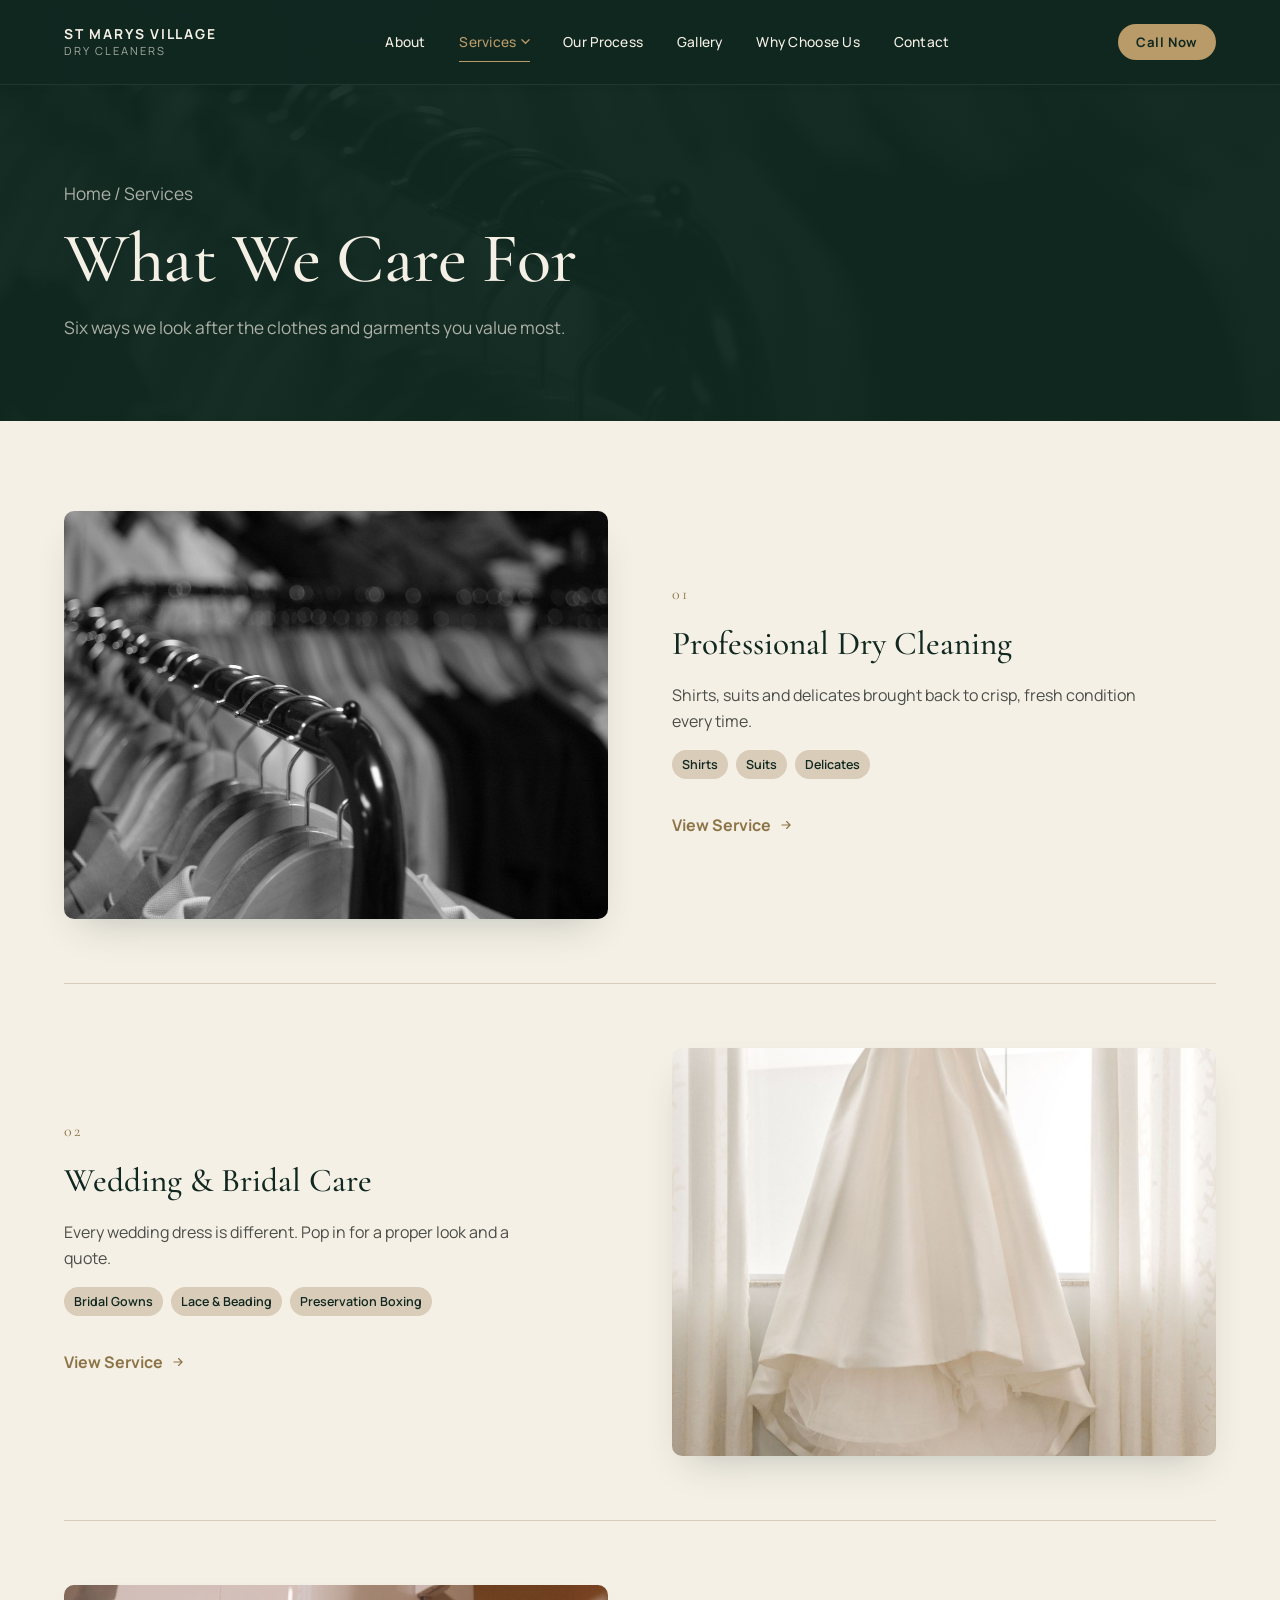
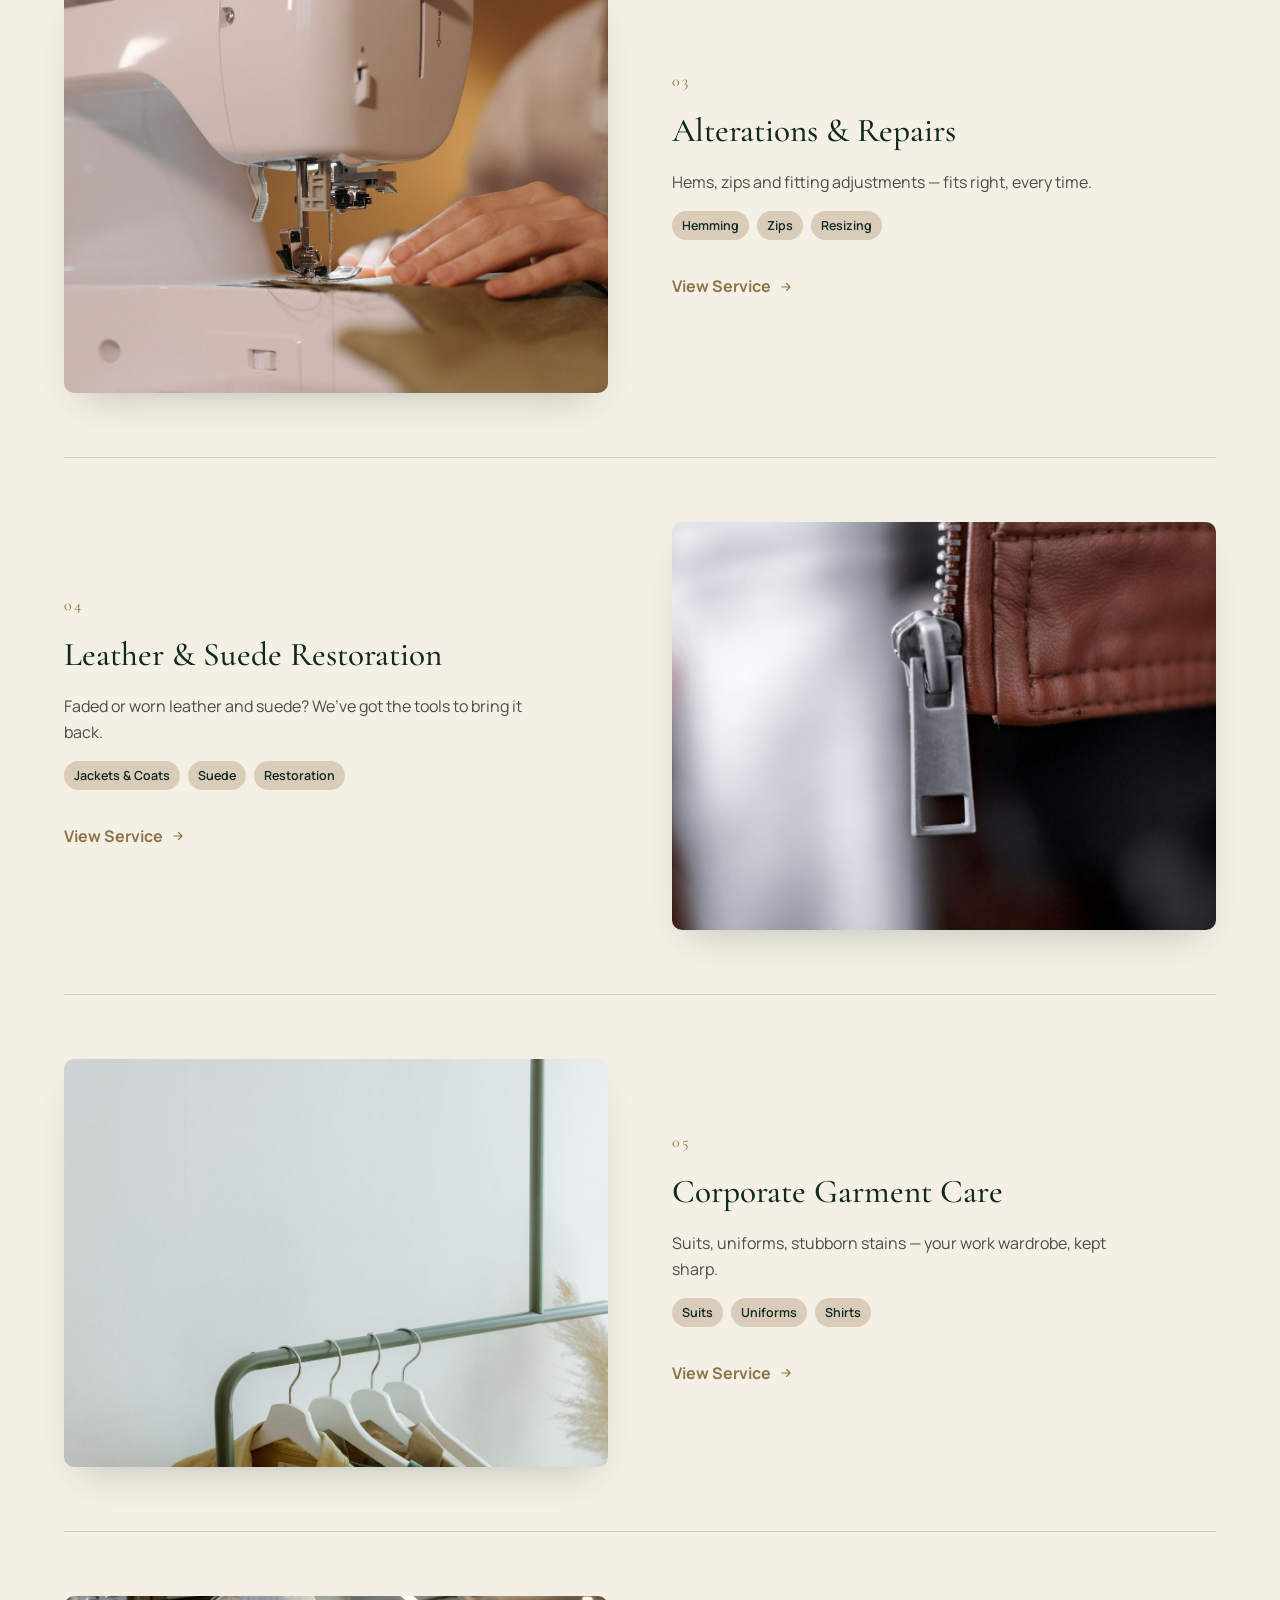
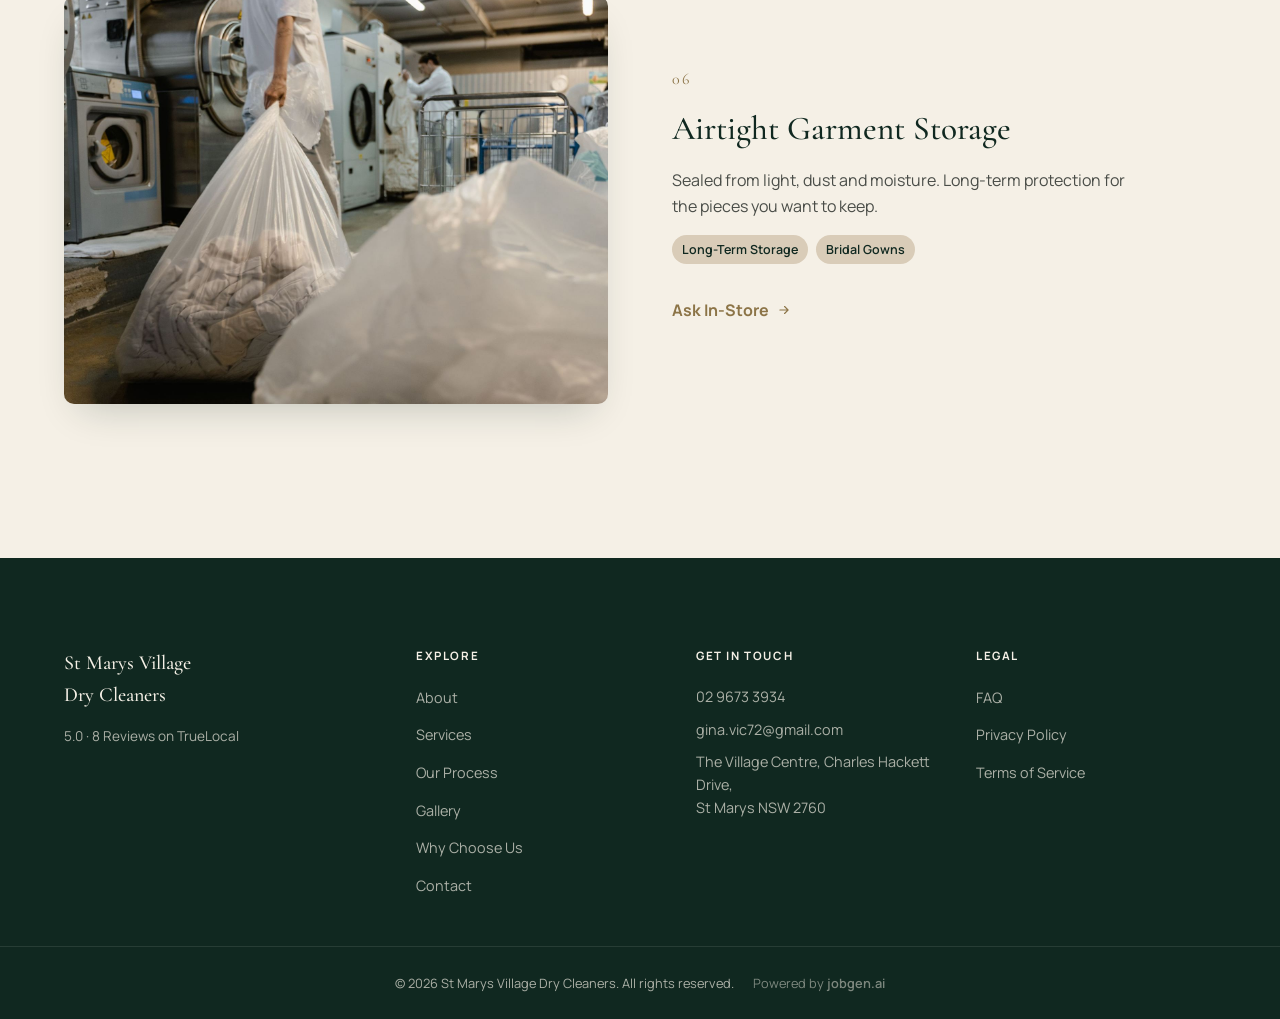
<file: services/index.html>
<!doctype html>
<html lang="en-AU">
<head>
<meta charset="UTF-8">
<meta name="viewport" content="width=device-width, initial-scale=1.0">
<title>Our Services | St Marys Village Dry Cleaners</title>
<meta name="description" content="Professional dry cleaning, wedding and bridal care, alterations, leather and suede restoration, corporate garment care and airtight garment storage in St Marys, NSW.">
<link rel="icon" href="data:,">
<link rel="preconnect" href="https://fonts.googleapis.com">
<link rel="preconnect" href="https://fonts.gstatic.com" crossorigin>
<link href="https://fonts.googleapis.com/css2?family=Cormorant+Garamond:ital,wght@0,400;0,500;0,600;0,700;1,500&family=Manrope:wght@400;500;600;700&display=swap" rel="stylesheet">
<link rel="stylesheet" href="../css/tokens.css">
<link rel="stylesheet" href="../css/layout.css">
<link rel="stylesheet" href="../css/page.css">
<link rel="stylesheet" href="../css/service-pages.css">
</head>
<body data-section="services">

<a class="skip-link" href="#main">Skip to content</a>

<!-- ============ NAVIGATION ============ -->
<header class="site-header is-solid" id="siteHeader">
  <div class="header-inner">
    <a href="../" class="brand" aria-label="St Marys Village Dry Cleaners: Home">
      <span class="brand-name">St Marys Village</span>
      <span class="brand-sub">Dry Cleaners</span>
    </a>

    <nav class="main-nav" id="mainNav" aria-label="Primary">
      <ul>
        <li><a href="../about/" data-nav="about">About</a></li>
        <li class="has-mega">
          <a href="../services/" data-nav="services">Services <svg class="nav-caret" viewBox="0 0 10 6" fill="none" aria-hidden="true"><path d="M1 1l4 4 4-4" stroke="currentColor" stroke-width="1.4" stroke-linecap="round"/></svg></a>
          <div class="mega-menu">
            <div class="mega-menu-links">
              <a href="../services/dry-cleaning/" data-preview="dry-cleaning">Professional Dry Cleaning</a>
              <a href="../services/wedding-care/" data-preview="wedding-care">Wedding &amp; Bridal Care</a>
              <a href="../services/alterations/" data-preview="alterations">Alterations &amp; Repairs</a>
              <a href="../services/leather-suede/" data-preview="leather-suede">Leather &amp; Suede Restoration</a>
              <a href="../services/corporate/" data-preview="corporate">Corporate Garment Care</a>
              <a href="../services/" class="is-all">View All Services</a>
            </div>
            <div class="mega-menu-preview" aria-hidden="true">
              <img src="../assets/services/dry-cleaning.jpg" data-key="dry-cleaning" class="is-shown" alt="Professional Dry Cleaning">
              <img src="../assets/services/bridal-gowns.jpg" data-key="wedding-care" alt="Wedding &amp; Bridal Care">
              <img src="../assets/services/alterations.jpg" data-key="alterations" alt="Alterations &amp; Repairs">
              <img src="../assets/services/leather-suede.jpg" data-key="leather-suede" alt="Leather &amp; Suede Restoration">
              <img src="../assets/services/corporate-workwear.jpg" data-key="corporate" alt="Corporate Garment Care">
              <span class="mega-menu-preview-caption" id="megaPreviewCaption">Professional Dry Cleaning</span>
            </div>
          </div>
        </li>
        <li><a href="../our-process/" data-nav="our-process">Our Process</a></li>
        <li><a href="../gallery/" data-nav="gallery">Gallery</a></li>
        <li><a href="../why-choose-us/" data-nav="why-choose-us">Why Choose Us</a></li>
        <li><a href="../contact/" data-nav="contact">Contact</a></li>
      </ul>
      <a href="tel:0296733934" class="nav-mobile-call">
        <svg aria-hidden="true" width="18" height="18" viewBox="0 0 24 24" fill="none"><path d="M6.6 10.8c1.4 2.8 3.8 5.2 6.6 6.6l2.2-2.2c.3-.3.7-.4 1-.2 1.1.4 2.3.6 3.6.6.6 0 1 .4 1 1V20c0 .6-.4 1-1 1C10.9 21 3 13.1 3 3.9 3 3.3 3.4 2.9 4 2.9h3.4c.6 0 1 .4 1 1 0 1.2.2 2.4.6 3.6.1.4 0 .8-.2 1L6.6 10.8z" stroke="currentColor" stroke-width="1.6" stroke-linejoin="round"/></svg>
        <span>Call 02 9673 3934</span>
      </a>
    </nav>

    <div class="header-actions">
      <a href="tel:0296733934" class="header-cta">Call Now</a>
      <button class="nav-toggle" id="navToggle" aria-expanded="false" aria-controls="mainNav" aria-label="Open menu">
        <span></span><span></span><span></span>
      </button>
    </div>
  </div>
  <div class="nav-backdrop" id="navBackdrop"></div>
</header>

<a href="tel:0296733934" class="fixed-call" id="fixedCall" aria-label="Call St Marys Village Dry Cleaners now">
  <span class="fixed-call-pulse" aria-hidden="true"></span>
  <svg aria-hidden="true" width="18" height="18" viewBox="0 0 24 24" fill="none"><path d="M6.6 10.8c1.4 2.8 3.8 5.2 6.6 6.6l2.2-2.2c.3-.3.7-.4 1-.2 1.1.4 2.3.6 3.6.6.6 0 1 .4 1 1V20c0 .6-.4 1-1 1C10.9 21 3 13.1 3 3.9 3 3.3 3.4 2.9 4 2.9h3.4c.6 0 1 .4 1 1 0 1.2.2 2.4.6 3.6.1.4 0 .8-.2 1L6.6 10.8z" stroke="currentColor" stroke-width="1.6" stroke-linejoin="round"/></svg>
  <span>Call Now</span>
</a>


<main id="main">

  <section class="page-hero">
    <div class="page-hero-bg"><img src="../assets/services/dry-cleaning.jpg" alt=""></div>
    <div class="section-inner">
      <p class="page-hero-crumb"><a href="../">Home</a> / Services</p>
      <h1>What We Care For</h1>
      <p>Six ways we look after the clothes and garments you value most.</p>
    </div>
  </section>

  <section class="service-rows-section">
    <div class="section-inner">
      <div class="service-row reveal" style="--delay:0">
        <a href="dry-cleaning/" class="service-row-media">
          <img src="../assets/services/dry-cleaning.jpg" alt="Suits and garments hanging in sharp focus on a dry-cleaning rail." loading="lazy">
        </a>
        <div>
          <span class="service-row-num">01</span>
          <h2><a href="dry-cleaning/">Professional Dry Cleaning</a></h2>
          <p>Shirts, suits and delicates brought back to crisp, fresh condition every time.</p>
          <div class="service-row-tags"><span class="service-row-tag">Shirts</span><span class="service-row-tag">Suits</span><span class="service-row-tag">Delicates</span></div>
          <a href="dry-cleaning/" class="service-row-link">View Service <svg width="14" height="14" viewBox="0 0 24 24" fill="none" aria-hidden="true"><path d="M5 12h14M13 6l6 6-6 6" stroke="currentColor" stroke-width="2" stroke-linecap="round" stroke-linejoin="round"/></svg></a>
        </div>
      </div>
      <div class="service-row service-row--reverse reveal" style="--delay:1">
        <a href="wedding-care/" class="service-row-media">
          <img src="../assets/services/bridal-gowns.jpg" alt="A pale wedding dress hanging in soft window light." loading="lazy">
        </a>
        <div>
          <span class="service-row-num">02</span>
          <h2><a href="wedding-care/">Wedding & Bridal Care</a></h2>
          <p>Every wedding dress is different. Pop in for a proper look and a quote.</p>
          <div class="service-row-tags"><span class="service-row-tag">Bridal Gowns</span><span class="service-row-tag">Lace & Beading</span><span class="service-row-tag">Preservation Boxing</span></div>
          <a href="wedding-care/" class="service-row-link">View Service <svg width="14" height="14" viewBox="0 0 24 24" fill="none" aria-hidden="true"><path d="M5 12h14M13 6l6 6-6 6" stroke="currentColor" stroke-width="2" stroke-linecap="round" stroke-linejoin="round"/></svg></a>
        </div>
      </div>
      <div class="service-row reveal" style="--delay:2">
        <a href="alterations/" class="service-row-media">
          <img src="../assets/services/alterations.jpg" alt="A tailor guiding fabric through a sewing machine, close up." loading="lazy">
        </a>
        <div>
          <span class="service-row-num">03</span>
          <h2><a href="alterations/">Alterations & Repairs</a></h2>
          <p>Hems, zips and fitting adjustments — fits right, every time.</p>
          <div class="service-row-tags"><span class="service-row-tag">Hemming</span><span class="service-row-tag">Zips</span><span class="service-row-tag">Resizing</span></div>
          <a href="alterations/" class="service-row-link">View Service <svg width="14" height="14" viewBox="0 0 24 24" fill="none" aria-hidden="true"><path d="M5 12h14M13 6l6 6-6 6" stroke="currentColor" stroke-width="2" stroke-linecap="round" stroke-linejoin="round"/></svg></a>
        </div>
      </div>
      <div class="service-row service-row--reverse reveal" style="--delay:3">
        <a href="leather-suede/" class="service-row-media">
          <img src="../assets/services/leather-suede.jpg" alt="Close-up of a zipper and stitched seam on a brown leather jacket." loading="lazy">
        </a>
        <div>
          <span class="service-row-num">04</span>
          <h2><a href="leather-suede/">Leather & Suede Restoration</a></h2>
          <p>Faded or worn leather and suede? We’ve got the tools to bring it back.</p>
          <div class="service-row-tags"><span class="service-row-tag">Jackets & Coats</span><span class="service-row-tag">Suede</span><span class="service-row-tag">Restoration</span></div>
          <a href="leather-suede/" class="service-row-link">View Service <svg width="14" height="14" viewBox="0 0 24 24" fill="none" aria-hidden="true"><path d="M5 12h14M13 6l6 6-6 6" stroke="currentColor" stroke-width="2" stroke-linecap="round" stroke-linejoin="round"/></svg></a>
        </div>
      </div>
      <div class="service-row reveal" style="--delay:4">
        <a href="corporate/" class="service-row-media">
          <img src="../assets/services/corporate-workwear.jpg" alt="Neutral-toned shirts hanging neatly on a metal clothing rack." loading="lazy">
        </a>
        <div>
          <span class="service-row-num">05</span>
          <h2><a href="corporate/">Corporate Garment Care</a></h2>
          <p>Suits, uniforms, stubborn stains — your work wardrobe, kept sharp.</p>
          <div class="service-row-tags"><span class="service-row-tag">Suits</span><span class="service-row-tag">Uniforms</span><span class="service-row-tag">Shirts</span></div>
          <a href="corporate/" class="service-row-link">View Service <svg width="14" height="14" viewBox="0 0 24 24" fill="none" aria-hidden="true"><path d="M5 12h14M13 6l6 6-6 6" stroke="currentColor" stroke-width="2" stroke-linecap="round" stroke-linejoin="round"/></svg></a>
        </div>
      </div>
      <div class="service-row reveal" style="--delay:5">
        <a href="../contact/" class="service-row-media">
          <img src="../assets/services/airtight-boxing.jpg" alt="A garment carefully wrapped for protective, long-term storage." loading="lazy">
        </a>
        <div>
          <span class="service-row-num">06</span>
          <h2><a href="../contact/">Airtight Garment Storage</a></h2>
          <p>Sealed from light, dust and moisture. Long-term protection for the pieces you want to keep.</p>
          <div class="service-row-tags"><span class="service-row-tag">Long-Term Storage</span><span class="service-row-tag">Bridal Gowns</span></div>
          <a href="../contact/" class="service-row-link">Ask In-Store <svg width="14" height="14" viewBox="0 0 24 24" fill="none" aria-hidden="true"><path d="M5 12h14M13 6l6 6-6 6" stroke="currentColor" stroke-width="2" stroke-linecap="round" stroke-linejoin="round"/></svg></a>
        </div>
      </div>
    </div>
  </section>
</main>

<!-- ============ FOOTER ============ -->
<footer class="site-footer">
  <div class="section-inner footer-grid">
    <div class="footer-brand">
      <p class="footer-name">St Marys Village<br>Dry Cleaners</p>
      <p class="footer-rating">5.0 &middot; 8 Reviews on TrueLocal</p>
    </div>

    <nav class="footer-nav" aria-label="Footer">
      <h4>Explore</h4>
      <ul>
        <li><a href="../about/">About</a></li>
        <li><a href="../services/">Services</a></li>
        <li><a href="../our-process/">Our Process</a></li>
        <li><a href="../gallery/">Gallery</a></li>
        <li><a href="../why-choose-us/">Why Choose Us</a></li>
        <li><a href="../contact/">Contact</a></li>
      </ul>
    </nav>

    <div class="footer-contact">
      <h4>Get in Touch</h4>
      <p><a href="tel:0296733934">02 9673 3934</a></p>
      <p><a href="mailto:gina.vic72@gmail.com">gina.vic72@gmail.com</a></p>
      <p>The Village Centre, Charles Hackett Drive,<br>St Marys NSW 2760</p>
    </div>

    <div class="footer-legal">
      <h4>Legal</h4>
      <ul>
        <li><a href="../faq/">FAQ</a></li>
        <li><a href="../privacy/">Privacy Policy</a></li>
        <li><a href="../terms/">Terms of Service</a></li>
      </ul>
    </div>
  </div>
  <div class="footer-bottom section-inner">
    <p>&copy; <span id="year"></span> St Marys Village Dry Cleaners. All rights reserved.</p>
    <p class="footer-credit">Powered by <a href="https://jobgen.ai" target="_blank" rel="noopener noreferrer">jobgen.ai</a></p>
  </div>
</footer>



<script src="../js/common.js"></script>
<script src="../js/service-pages.js"></script>
</body>
</html>
</file>
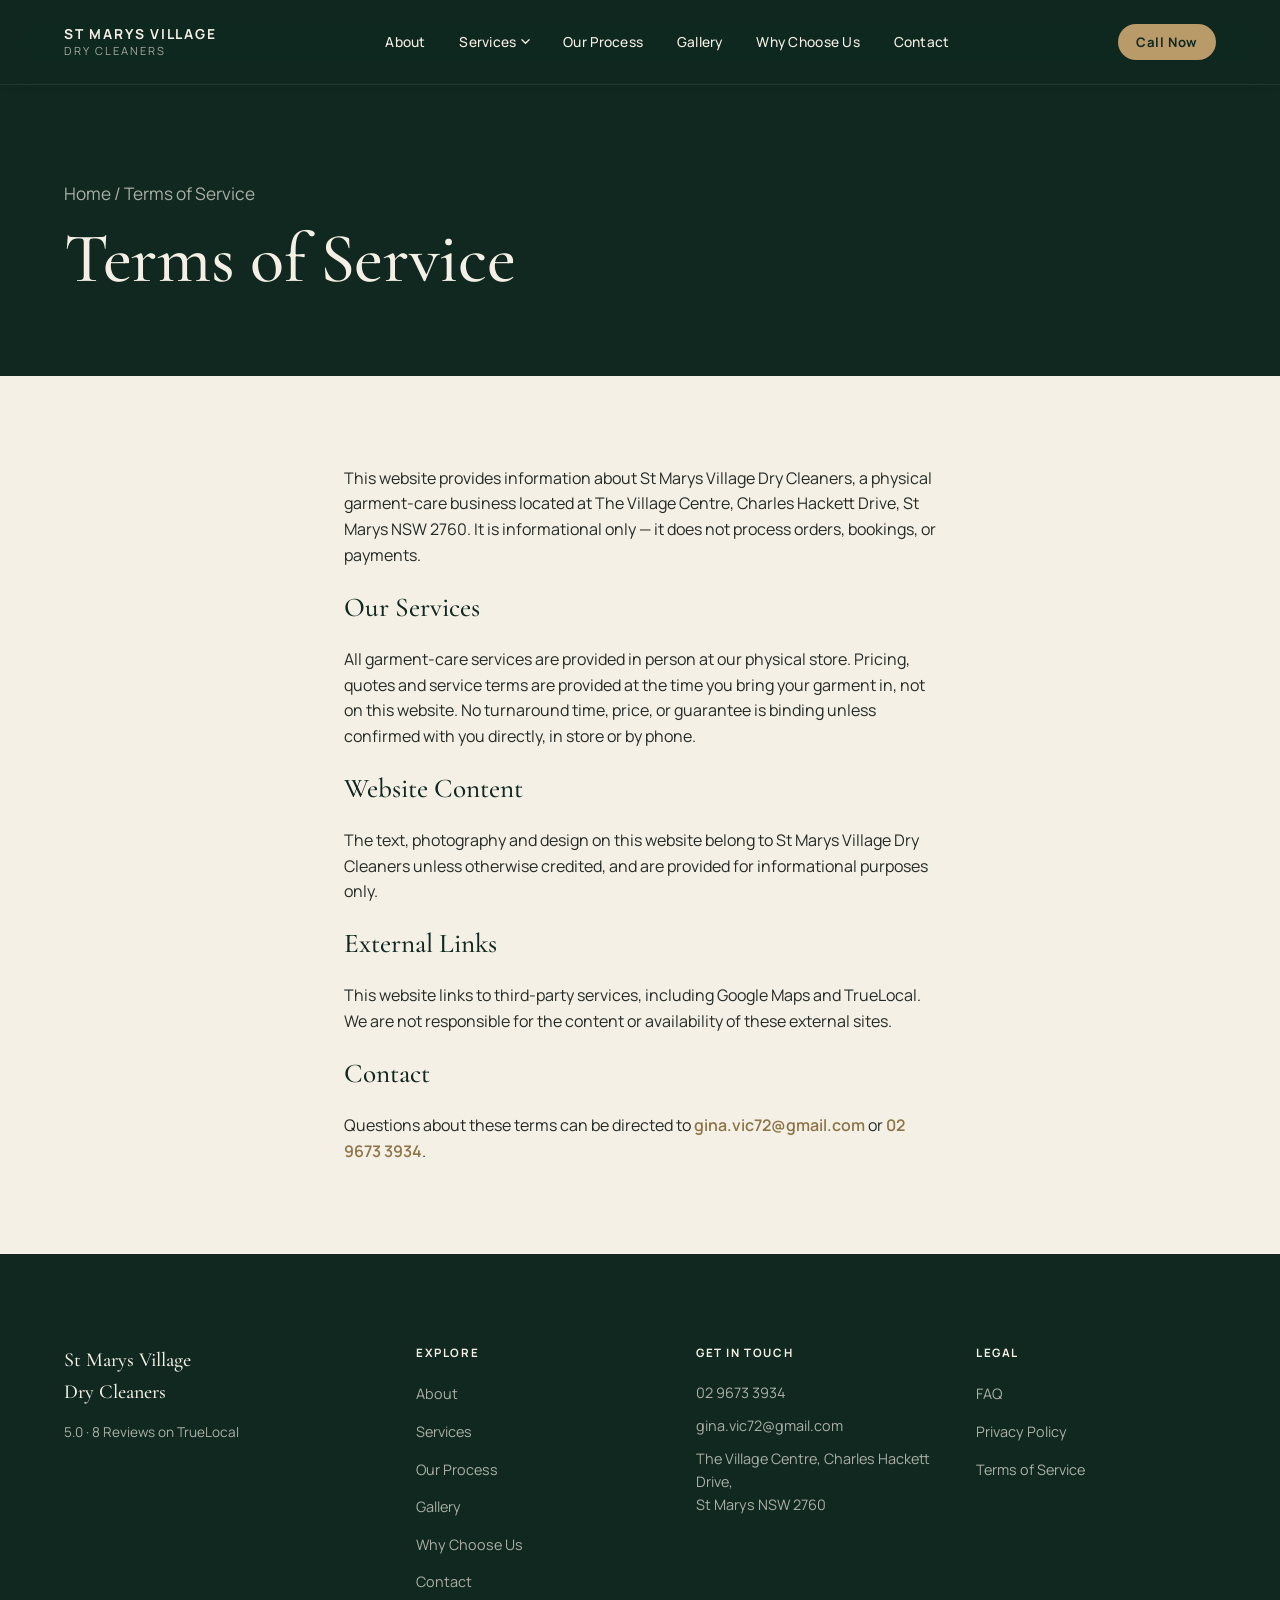
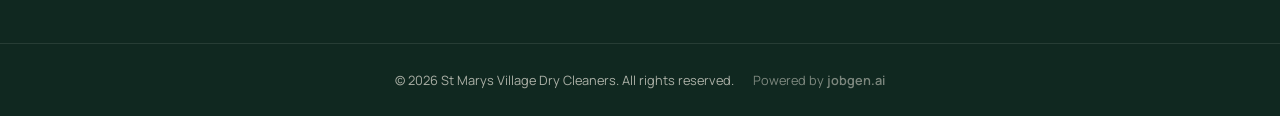
<file: terms/index.html>
<!doctype html>
<html lang="en-AU">
<head>
<meta charset="UTF-8">
<meta name="viewport" content="width=device-width, initial-scale=1.0">
<title>Terms of Service | St Marys Village Dry Cleaners</title>
<meta name="description" content="Terms of service for the St Marys Village Dry Cleaners website.">
<link rel="icon" href="data:,">
<link rel="preconnect" href="https://fonts.googleapis.com">
<link rel="preconnect" href="https://fonts.gstatic.com" crossorigin>
<link href="https://fonts.googleapis.com/css2?family=Cormorant+Garamond:ital,wght@0,400;0,500;0,600;0,700;1,500&family=Manrope:wght@400;500;600;700&display=swap" rel="stylesheet">
<link rel="stylesheet" href="../css/tokens.css">
<link rel="stylesheet" href="../css/layout.css">
<link rel="stylesheet" href="../css/page.css">
</head>
<body data-section="terms">

<a class="skip-link" href="#main">Skip to content</a>

<!-- ============ NAVIGATION ============ -->
<header class="site-header is-solid" id="siteHeader">
  <div class="header-inner">
    <a href="../" class="brand" aria-label="St Marys Village Dry Cleaners: Home">
      <span class="brand-name">St Marys Village</span>
      <span class="brand-sub">Dry Cleaners</span>
    </a>

    <nav class="main-nav" id="mainNav" aria-label="Primary">
      <ul>
        <li><a href="../about/" data-nav="about">About</a></li>
        <li class="has-mega">
          <a href="../services/" data-nav="services">Services <svg class="nav-caret" viewBox="0 0 10 6" fill="none" aria-hidden="true"><path d="M1 1l4 4 4-4" stroke="currentColor" stroke-width="1.4" stroke-linecap="round"/></svg></a>
          <div class="mega-menu">
            <div class="mega-menu-links">
              <a href="../services/dry-cleaning/" data-preview="dry-cleaning">Professional Dry Cleaning</a>
              <a href="../services/wedding-care/" data-preview="wedding-care">Wedding &amp; Bridal Care</a>
              <a href="../services/alterations/" data-preview="alterations">Alterations &amp; Repairs</a>
              <a href="../services/leather-suede/" data-preview="leather-suede">Leather &amp; Suede Restoration</a>
              <a href="../services/corporate/" data-preview="corporate">Corporate Garment Care</a>
              <a href="../services/" class="is-all">View All Services</a>
            </div>
            <div class="mega-menu-preview" aria-hidden="true">
              <img src="../assets/services/dry-cleaning.jpg" data-key="dry-cleaning" class="is-shown" alt="Professional Dry Cleaning">
              <img src="../assets/services/bridal-gowns.jpg" data-key="wedding-care" alt="Wedding &amp; Bridal Care">
              <img src="../assets/services/alterations.jpg" data-key="alterations" alt="Alterations &amp; Repairs">
              <img src="../assets/services/leather-suede.jpg" data-key="leather-suede" alt="Leather &amp; Suede Restoration">
              <img src="../assets/services/corporate-workwear.jpg" data-key="corporate" alt="Corporate Garment Care">
              <span class="mega-menu-preview-caption" id="megaPreviewCaption">Professional Dry Cleaning</span>
            </div>
          </div>
        </li>
        <li><a href="../our-process/" data-nav="our-process">Our Process</a></li>
        <li><a href="../gallery/" data-nav="gallery">Gallery</a></li>
        <li><a href="../why-choose-us/" data-nav="why-choose-us">Why Choose Us</a></li>
        <li><a href="../contact/" data-nav="contact">Contact</a></li>
      </ul>
      <a href="tel:0296733934" class="nav-mobile-call">
        <svg aria-hidden="true" width="18" height="18" viewBox="0 0 24 24" fill="none"><path d="M6.6 10.8c1.4 2.8 3.8 5.2 6.6 6.6l2.2-2.2c.3-.3.7-.4 1-.2 1.1.4 2.3.6 3.6.6.6 0 1 .4 1 1V20c0 .6-.4 1-1 1C10.9 21 3 13.1 3 3.9 3 3.3 3.4 2.9 4 2.9h3.4c.6 0 1 .4 1 1 0 1.2.2 2.4.6 3.6.1.4 0 .8-.2 1L6.6 10.8z" stroke="currentColor" stroke-width="1.6" stroke-linejoin="round"/></svg>
        <span>Call 02 9673 3934</span>
      </a>
    </nav>

    <div class="header-actions">
      <a href="tel:0296733934" class="header-cta">Call Now</a>
      <button class="nav-toggle" id="navToggle" aria-expanded="false" aria-controls="mainNav" aria-label="Open menu">
        <span></span><span></span><span></span>
      </button>
    </div>
  </div>
  <div class="nav-backdrop" id="navBackdrop"></div>
</header>

<a href="tel:0296733934" class="fixed-call" id="fixedCall" aria-label="Call St Marys Village Dry Cleaners now">
  <span class="fixed-call-pulse" aria-hidden="true"></span>
  <svg aria-hidden="true" width="18" height="18" viewBox="0 0 24 24" fill="none"><path d="M6.6 10.8c1.4 2.8 3.8 5.2 6.6 6.6l2.2-2.2c.3-.3.7-.4 1-.2 1.1.4 2.3.6 3.6.6.6 0 1 .4 1 1V20c0 .6-.4 1-1 1C10.9 21 3 13.1 3 3.9 3 3.3 3.4 2.9 4 2.9h3.4c.6 0 1 .4 1 1 0 1.2.2 2.4.6 3.6.1.4 0 .8-.2 1L6.6 10.8z" stroke="currentColor" stroke-width="1.6" stroke-linejoin="round"/></svg>
  <span>Call Now</span>
</a>


<main id="main">

  <section class="page-hero">
    <div class="section-inner">
      <p class="page-hero-crumb"><a href="../">Home</a> / Terms of Service</p>
      <h1>Terms of Service</h1>
    </div>
  </section>

  <section class="page-section">
    <div class="section-inner prose">
      <p>This website provides information about St Marys Village Dry Cleaners, a physical garment-care business located at The Village Centre, Charles Hackett Drive, St Marys NSW 2760. It is informational only — it does not process orders, bookings, or payments.</p>
      <h2>Our Services</h2>
      <p>All garment-care services are provided in person at our physical store. Pricing, quotes and service terms are provided at the time you bring your garment in, not on this website. No turnaround time, price, or guarantee is binding unless confirmed with you directly, in store or by phone.</p>
      <h2>Website Content</h2>
      <p>The text, photography and design on this website belong to St Marys Village Dry Cleaners unless otherwise credited, and are provided for informational purposes only.</p>
      <h2>External Links</h2>
      <p>This website links to third-party services, including Google Maps and TrueLocal. We are not responsible for the content or availability of these external sites.</p>
      <h2>Contact</h2>
      <p>Questions about these terms can be directed to <a href="mailto:gina.vic72@gmail.com">gina.vic72@gmail.com</a> or <a href="tel:0296733934">02 9673 3934</a>.</p>
    </div>
  </section>
</main>

<!-- ============ FOOTER ============ -->
<footer class="site-footer">
  <div class="section-inner footer-grid">
    <div class="footer-brand">
      <p class="footer-name">St Marys Village<br>Dry Cleaners</p>
      <p class="footer-rating">5.0 &middot; 8 Reviews on TrueLocal</p>
    </div>

    <nav class="footer-nav" aria-label="Footer">
      <h4>Explore</h4>
      <ul>
        <li><a href="../about/">About</a></li>
        <li><a href="../services/">Services</a></li>
        <li><a href="../our-process/">Our Process</a></li>
        <li><a href="../gallery/">Gallery</a></li>
        <li><a href="../why-choose-us/">Why Choose Us</a></li>
        <li><a href="../contact/">Contact</a></li>
      </ul>
    </nav>

    <div class="footer-contact">
      <h4>Get in Touch</h4>
      <p><a href="tel:0296733934">02 9673 3934</a></p>
      <p><a href="mailto:gina.vic72@gmail.com">gina.vic72@gmail.com</a></p>
      <p>The Village Centre, Charles Hackett Drive,<br>St Marys NSW 2760</p>
    </div>

    <div class="footer-legal">
      <h4>Legal</h4>
      <ul>
        <li><a href="../faq/">FAQ</a></li>
        <li><a href="../privacy/">Privacy Policy</a></li>
        <li><a href="../terms/">Terms of Service</a></li>
      </ul>
    </div>
  </div>
  <div class="footer-bottom section-inner">
    <p>&copy; <span id="year"></span> St Marys Village Dry Cleaners. All rights reserved.</p>
    <p class="footer-credit">Powered by <a href="https://jobgen.ai" target="_blank" rel="noopener noreferrer">jobgen.ai</a></p>
  </div>
</footer>



<script src="../js/common.js"></script>

</body>
</html>
</file>
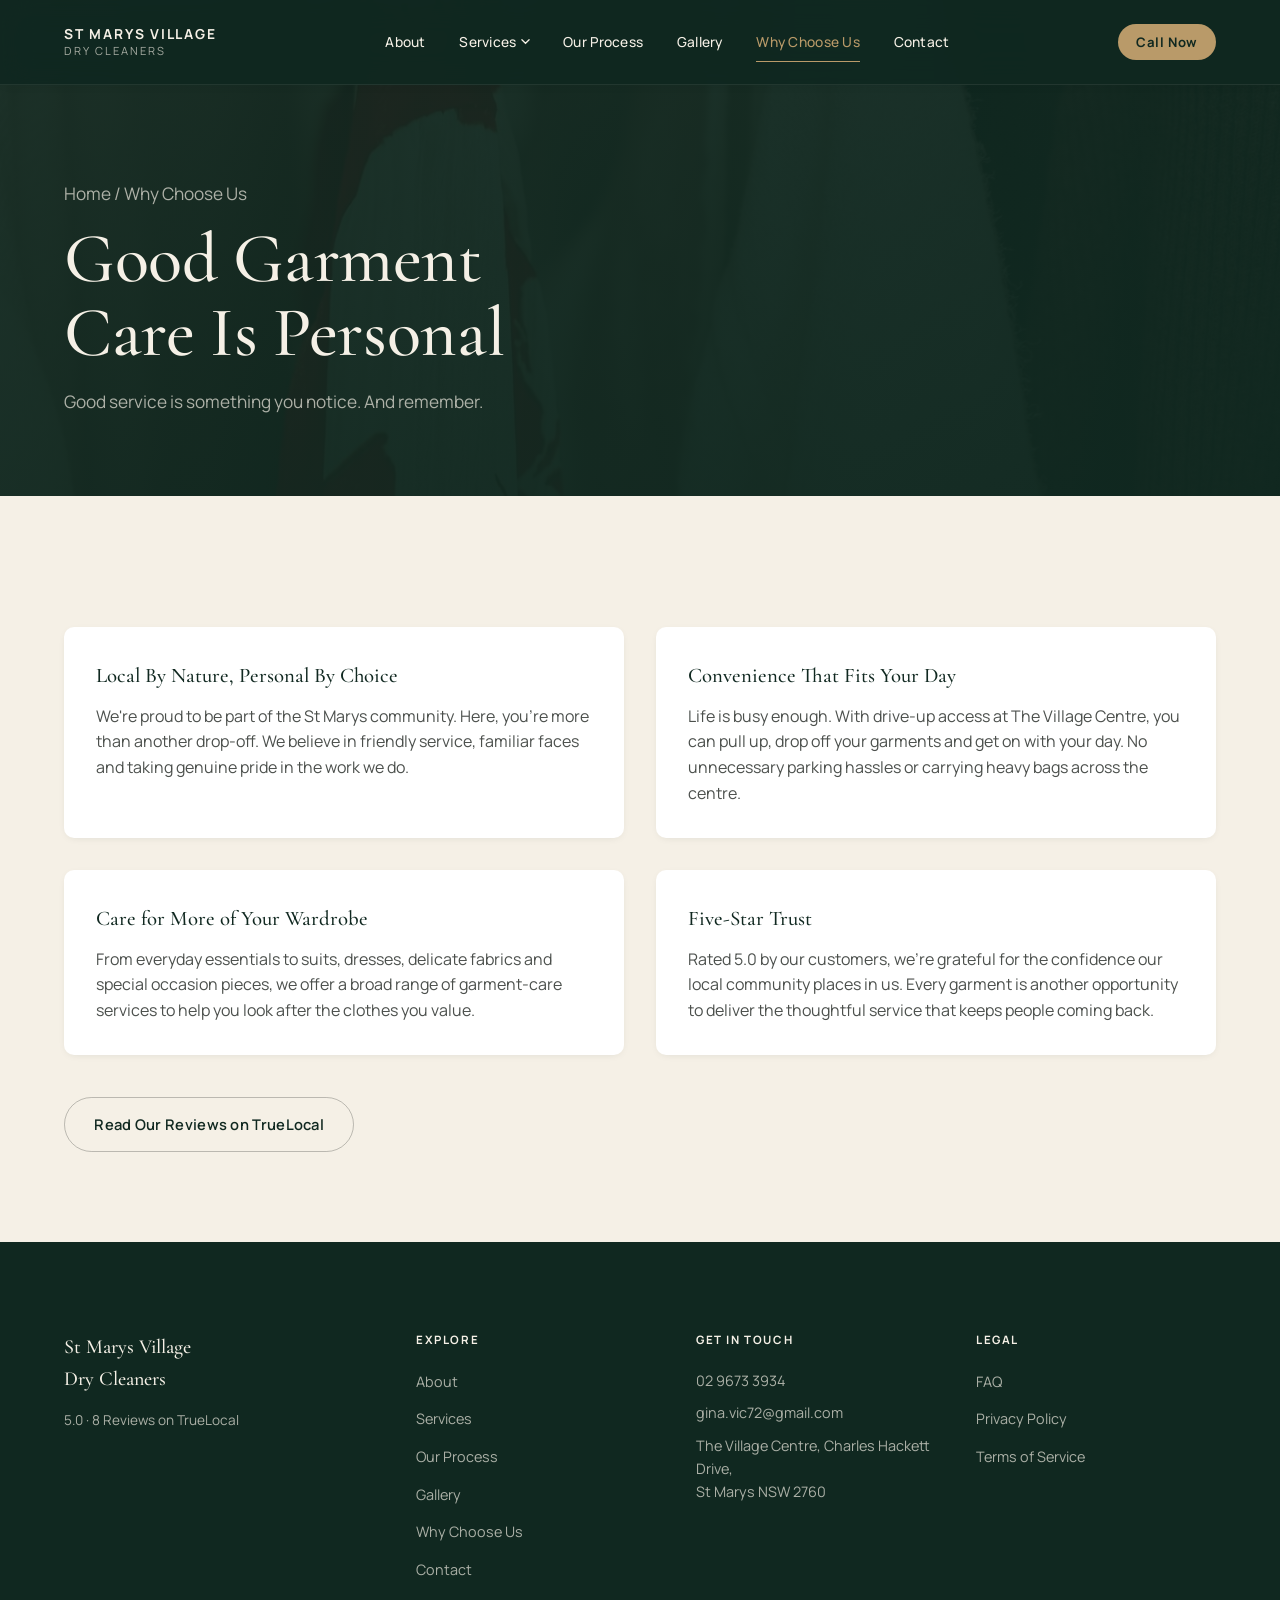
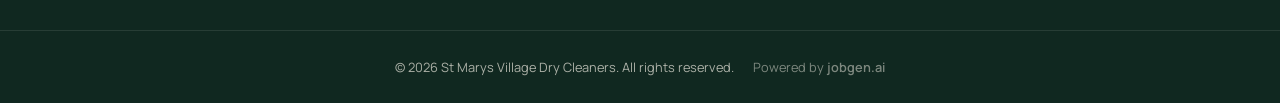
<file: why-choose-us/index.html>
<!doctype html>
<html lang="en-AU">
<head>
<meta charset="UTF-8">
<meta name="viewport" content="width=device-width, initial-scale=1.0">
<title>Why Choose Us | St Marys Village Dry Cleaners</title>
<meta name="description" content="Why people keep coming back to St Marys Village Dry Cleaners: genuinely local, drive-up convenient, a broad range of services, and a 5.0 TrueLocal rating.">
<link rel="icon" href="data:,">
<link rel="preconnect" href="https://fonts.googleapis.com">
<link rel="preconnect" href="https://fonts.gstatic.com" crossorigin>
<link href="https://fonts.googleapis.com/css2?family=Cormorant+Garamond:ital,wght@0,400;0,500;0,600;0,700;1,500&family=Manrope:wght@400;500;600;700&display=swap" rel="stylesheet">
<link rel="stylesheet" href="../css/tokens.css">
<link rel="stylesheet" href="../css/layout.css">
<link rel="stylesheet" href="../css/page.css">
</head>
<body data-section="why-choose-us">

<a class="skip-link" href="#main">Skip to content</a>

<!-- ============ NAVIGATION ============ -->
<header class="site-header is-solid" id="siteHeader">
  <div class="header-inner">
    <a href="../" class="brand" aria-label="St Marys Village Dry Cleaners: Home">
      <span class="brand-name">St Marys Village</span>
      <span class="brand-sub">Dry Cleaners</span>
    </a>

    <nav class="main-nav" id="mainNav" aria-label="Primary">
      <ul>
        <li><a href="../about/" data-nav="about">About</a></li>
        <li class="has-mega">
          <a href="../services/" data-nav="services">Services <svg class="nav-caret" viewBox="0 0 10 6" fill="none" aria-hidden="true"><path d="M1 1l4 4 4-4" stroke="currentColor" stroke-width="1.4" stroke-linecap="round"/></svg></a>
          <div class="mega-menu">
            <div class="mega-menu-links">
              <a href="../services/dry-cleaning/" data-preview="dry-cleaning">Professional Dry Cleaning</a>
              <a href="../services/wedding-care/" data-preview="wedding-care">Wedding &amp; Bridal Care</a>
              <a href="../services/alterations/" data-preview="alterations">Alterations &amp; Repairs</a>
              <a href="../services/leather-suede/" data-preview="leather-suede">Leather &amp; Suede Restoration</a>
              <a href="../services/corporate/" data-preview="corporate">Corporate Garment Care</a>
              <a href="../services/" class="is-all">View All Services</a>
            </div>
            <div class="mega-menu-preview" aria-hidden="true">
              <img src="../assets/services/dry-cleaning.jpg" data-key="dry-cleaning" class="is-shown" alt="Professional Dry Cleaning">
              <img src="../assets/services/bridal-gowns.jpg" data-key="wedding-care" alt="Wedding &amp; Bridal Care">
              <img src="../assets/services/alterations.jpg" data-key="alterations" alt="Alterations &amp; Repairs">
              <img src="../assets/services/leather-suede.jpg" data-key="leather-suede" alt="Leather &amp; Suede Restoration">
              <img src="../assets/services/corporate-workwear.jpg" data-key="corporate" alt="Corporate Garment Care">
              <span class="mega-menu-preview-caption" id="megaPreviewCaption">Professional Dry Cleaning</span>
            </div>
          </div>
        </li>
        <li><a href="../our-process/" data-nav="our-process">Our Process</a></li>
        <li><a href="../gallery/" data-nav="gallery">Gallery</a></li>
        <li><a href="../why-choose-us/" data-nav="why-choose-us">Why Choose Us</a></li>
        <li><a href="../contact/" data-nav="contact">Contact</a></li>
      </ul>
      <a href="tel:0296733934" class="nav-mobile-call">
        <svg aria-hidden="true" width="18" height="18" viewBox="0 0 24 24" fill="none"><path d="M6.6 10.8c1.4 2.8 3.8 5.2 6.6 6.6l2.2-2.2c.3-.3.7-.4 1-.2 1.1.4 2.3.6 3.6.6.6 0 1 .4 1 1V20c0 .6-.4 1-1 1C10.9 21 3 13.1 3 3.9 3 3.3 3.4 2.9 4 2.9h3.4c.6 0 1 .4 1 1 0 1.2.2 2.4.6 3.6.1.4 0 .8-.2 1L6.6 10.8z" stroke="currentColor" stroke-width="1.6" stroke-linejoin="round"/></svg>
        <span>Call 02 9673 3934</span>
      </a>
    </nav>

    <div class="header-actions">
      <a href="tel:0296733934" class="header-cta">Call Now</a>
      <button class="nav-toggle" id="navToggle" aria-expanded="false" aria-controls="mainNav" aria-label="Open menu">
        <span></span><span></span><span></span>
      </button>
    </div>
  </div>
  <div class="nav-backdrop" id="navBackdrop"></div>
</header>

<a href="tel:0296733934" class="fixed-call" id="fixedCall" aria-label="Call St Marys Village Dry Cleaners now">
  <span class="fixed-call-pulse" aria-hidden="true"></span>
  <svg aria-hidden="true" width="18" height="18" viewBox="0 0 24 24" fill="none"><path d="M6.6 10.8c1.4 2.8 3.8 5.2 6.6 6.6l2.2-2.2c.3-.3.7-.4 1-.2 1.1.4 2.3.6 3.6.6.6 0 1 .4 1 1V20c0 .6-.4 1-1 1C10.9 21 3 13.1 3 3.9 3 3.3 3.4 2.9 4 2.9h3.4c.6 0 1 .4 1 1 0 1.2.2 2.4.6 3.6.1.4 0 .8-.2 1L6.6 10.8z" stroke="currentColor" stroke-width="1.6" stroke-linejoin="round"/></svg>
  <span>Call Now</span>
</a>


<main id="main">

  <section class="page-hero">
    <div class="page-hero-bg"><img src="../assets/misc/why-choose-us.jpg" alt=""></div>
    <div class="section-inner">
      <p class="page-hero-crumb"><a href="../">Home</a> / Why Choose Us</p>
      <h1>Good Garment Care Is Personal</h1>
      <p>Good service is something you notice. And remember.</p>
    </div>
  </section>

  <section class="page-section">
    <div class="section-inner">
      <div class="why-full-grid">
        <div class="why-full-card reveal" style="--delay:0">
          <h3>Local By Nature, Personal By Choice</h3>
          <p>We're proud to be part of the St Marys community. Here, you're more than another drop-off. We believe in friendly service, familiar faces and taking genuine pride in the work we do.</p>
        </div>
        <div class="why-full-card reveal" style="--delay:1">
          <h3>Convenience That Fits Your Day</h3>
          <p>Life is busy enough. With drive-up access at The Village Centre, you can pull up, drop off your garments and get on with your day. No unnecessary parking hassles or carrying heavy bags across the centre.</p>
        </div>
        <div class="why-full-card reveal" style="--delay:2">
          <h3>Care for More of Your Wardrobe</h3>
          <p>From everyday essentials to suits, dresses, delicate fabrics and special occasion pieces, we offer a broad range of garment-care services to help you look after the clothes you value.</p>
        </div>
        <div class="why-full-card reveal" style="--delay:3">
          <h3>Five-Star Trust</h3>
          <p>Rated 5.0 by our customers, we're grateful for the confidence our local community places in us. Every garment is another opportunity to deliver the thoughtful service that keeps people coming back.</p>
        </div>
      </div>
      <div class="hero-actions" style="margin-top:2.6rem; justify-content:flex-start;">
        <a class="btn btn-outline-dark" href="https://www.truelocal.com.au/nsw/st-marys/st-marys-village-dry-cleaners-13318972" target="_blank" rel="noopener noreferrer">Read Our Reviews on TrueLocal</a>
      </div>
    </div>
  </section>
</main>

<!-- ============ FOOTER ============ -->
<footer class="site-footer">
  <div class="section-inner footer-grid">
    <div class="footer-brand">
      <p class="footer-name">St Marys Village<br>Dry Cleaners</p>
      <p class="footer-rating">5.0 &middot; 8 Reviews on TrueLocal</p>
    </div>

    <nav class="footer-nav" aria-label="Footer">
      <h4>Explore</h4>
      <ul>
        <li><a href="../about/">About</a></li>
        <li><a href="../services/">Services</a></li>
        <li><a href="../our-process/">Our Process</a></li>
        <li><a href="../gallery/">Gallery</a></li>
        <li><a href="../why-choose-us/">Why Choose Us</a></li>
        <li><a href="../contact/">Contact</a></li>
      </ul>
    </nav>

    <div class="footer-contact">
      <h4>Get in Touch</h4>
      <p><a href="tel:0296733934">02 9673 3934</a></p>
      <p><a href="mailto:gina.vic72@gmail.com">gina.vic72@gmail.com</a></p>
      <p>The Village Centre, Charles Hackett Drive,<br>St Marys NSW 2760</p>
    </div>

    <div class="footer-legal">
      <h4>Legal</h4>
      <ul>
        <li><a href="../faq/">FAQ</a></li>
        <li><a href="../privacy/">Privacy Policy</a></li>
        <li><a href="../terms/">Terms of Service</a></li>
      </ul>
    </div>
  </div>
  <div class="footer-bottom section-inner">
    <p>&copy; <span id="year"></span> St Marys Village Dry Cleaners. All rights reserved.</p>
    <p class="footer-credit">Powered by <a href="https://jobgen.ai" target="_blank" rel="noopener noreferrer">jobgen.ai</a></p>
  </div>
</footer>



<script src="../js/common.js"></script>

</body>
</html>
</file>
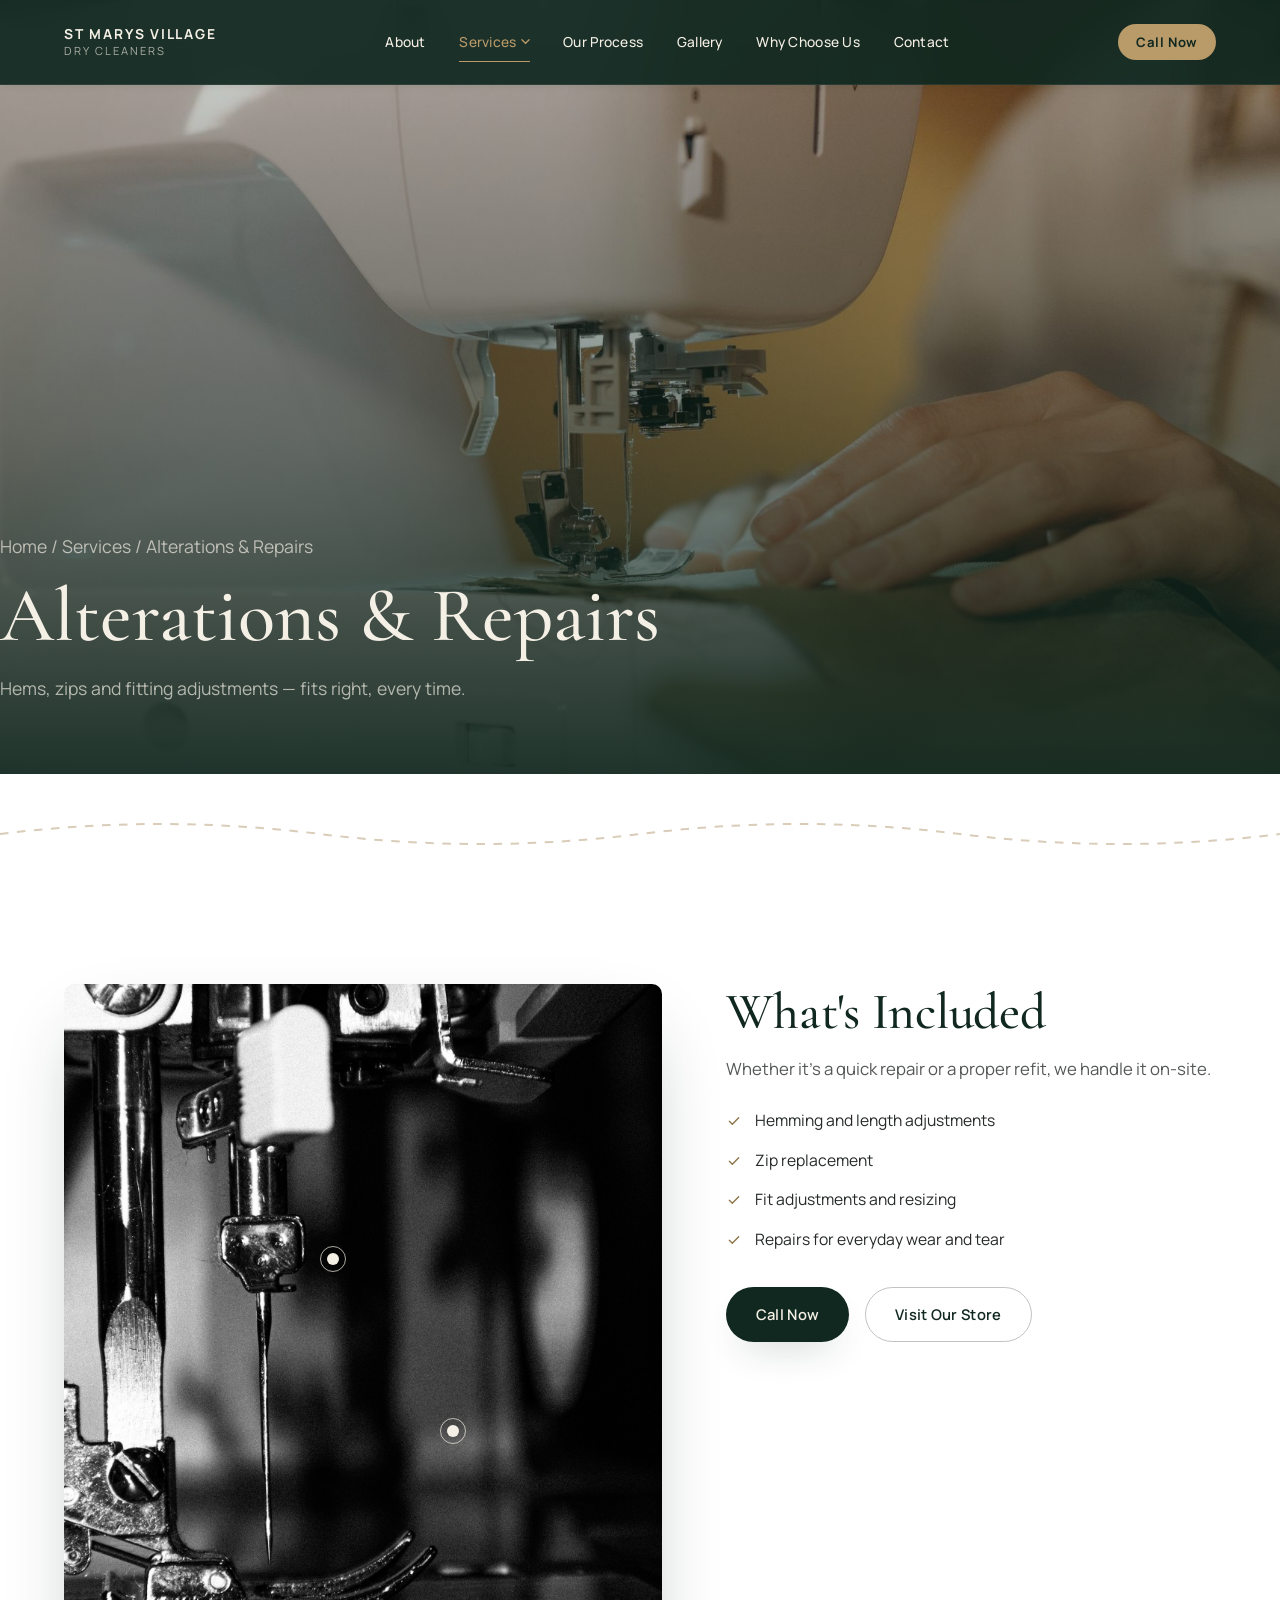
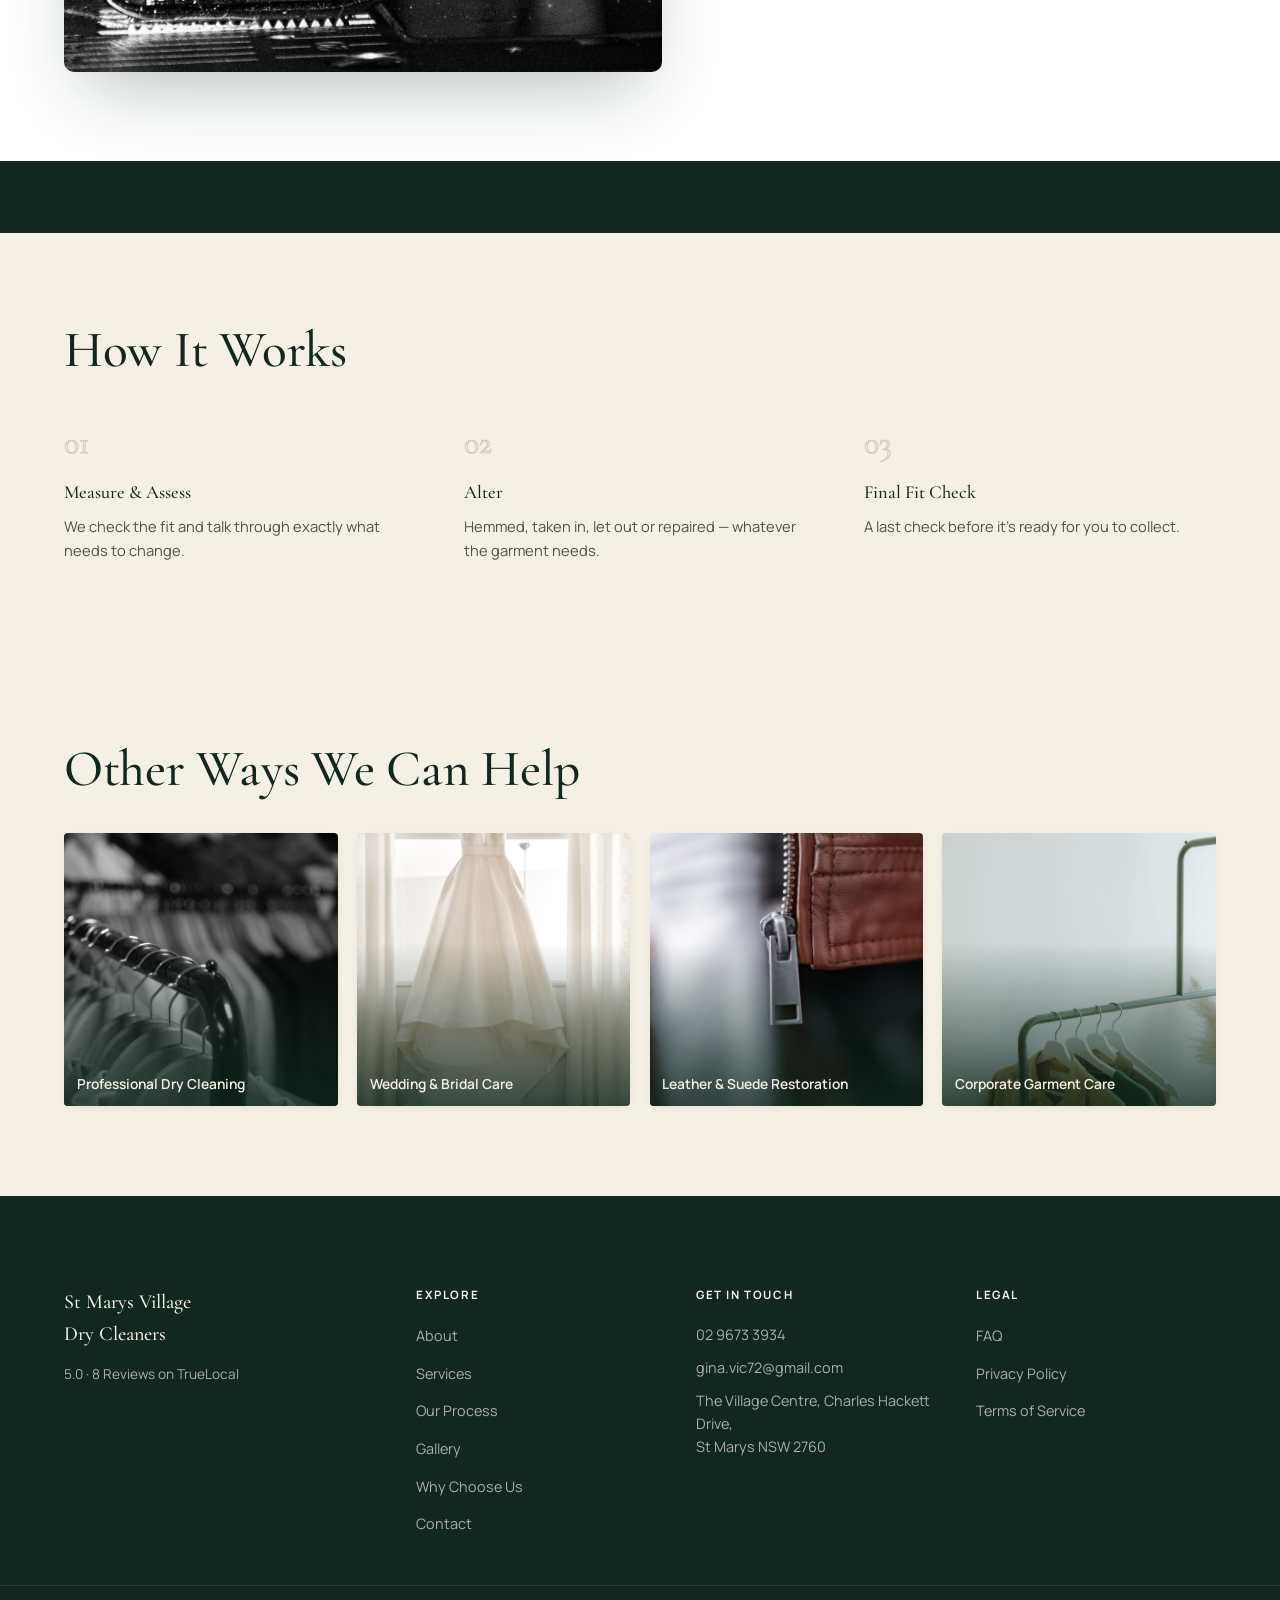
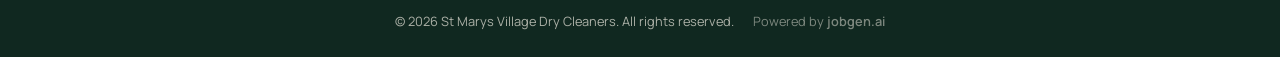
<file: services/alterations/index.html>
<!doctype html>
<html lang="en-AU">
<head>
<meta charset="UTF-8">
<meta name="viewport" content="width=device-width, initial-scale=1.0">
<title>Alterations & Repairs | St Marys Village Dry Cleaners</title>
<meta name="description" content="Hemming, zip replacement and fit adjustments at St Marys Village Dry Cleaners — fits right, every time.">
<link rel="icon" href="data:,">
<link rel="preconnect" href="https://fonts.googleapis.com">
<link rel="preconnect" href="https://fonts.gstatic.com" crossorigin>
<link href="https://fonts.googleapis.com/css2?family=Cormorant+Garamond:ital,wght@0,400;0,500;0,600;0,700;1,500&family=Manrope:wght@400;500;600;700&display=swap" rel="stylesheet">
<link rel="stylesheet" href="../../css/tokens.css">
<link rel="stylesheet" href="../../css/layout.css">
<link rel="stylesheet" href="../../css/page.css">
<link rel="stylesheet" href="../../css/service-pages.css">
</head>
<body data-section="services">

<a class="skip-link" href="#main">Skip to content</a>

<!-- ============ NAVIGATION ============ -->
<header class="site-header is-solid" id="siteHeader">
  <div class="header-inner">
    <a href="../../" class="brand" aria-label="St Marys Village Dry Cleaners: Home">
      <span class="brand-name">St Marys Village</span>
      <span class="brand-sub">Dry Cleaners</span>
    </a>

    <nav class="main-nav" id="mainNav" aria-label="Primary">
      <ul>
        <li><a href="../../about/" data-nav="about">About</a></li>
        <li class="has-mega">
          <a href="../../services/" data-nav="services">Services <svg class="nav-caret" viewBox="0 0 10 6" fill="none" aria-hidden="true"><path d="M1 1l4 4 4-4" stroke="currentColor" stroke-width="1.4" stroke-linecap="round"/></svg></a>
          <div class="mega-menu">
            <div class="mega-menu-links">
              <a href="../../services/dry-cleaning/" data-preview="dry-cleaning">Professional Dry Cleaning</a>
              <a href="../../services/wedding-care/" data-preview="wedding-care">Wedding &amp; Bridal Care</a>
              <a href="../../services/alterations/" data-preview="alterations">Alterations &amp; Repairs</a>
              <a href="../../services/leather-suede/" data-preview="leather-suede">Leather &amp; Suede Restoration</a>
              <a href="../../services/corporate/" data-preview="corporate">Corporate Garment Care</a>
              <a href="../../services/" class="is-all">View All Services</a>
            </div>
            <div class="mega-menu-preview" aria-hidden="true">
              <img src="../../assets/services/dry-cleaning.jpg" data-key="dry-cleaning" class="is-shown" alt="Professional Dry Cleaning">
              <img src="../../assets/services/bridal-gowns.jpg" data-key="wedding-care" alt="Wedding &amp; Bridal Care">
              <img src="../../assets/services/alterations.jpg" data-key="alterations" alt="Alterations &amp; Repairs">
              <img src="../../assets/services/leather-suede.jpg" data-key="leather-suede" alt="Leather &amp; Suede Restoration">
              <img src="../../assets/services/corporate-workwear.jpg" data-key="corporate" alt="Corporate Garment Care">
              <span class="mega-menu-preview-caption" id="megaPreviewCaption">Professional Dry Cleaning</span>
            </div>
          </div>
        </li>
        <li><a href="../../our-process/" data-nav="our-process">Our Process</a></li>
        <li><a href="../../gallery/" data-nav="gallery">Gallery</a></li>
        <li><a href="../../why-choose-us/" data-nav="why-choose-us">Why Choose Us</a></li>
        <li><a href="../../contact/" data-nav="contact">Contact</a></li>
      </ul>
      <a href="tel:0296733934" class="nav-mobile-call">
        <svg aria-hidden="true" width="18" height="18" viewBox="0 0 24 24" fill="none"><path d="M6.6 10.8c1.4 2.8 3.8 5.2 6.6 6.6l2.2-2.2c.3-.3.7-.4 1-.2 1.1.4 2.3.6 3.6.6.6 0 1 .4 1 1V20c0 .6-.4 1-1 1C10.9 21 3 13.1 3 3.9 3 3.3 3.4 2.9 4 2.9h3.4c.6 0 1 .4 1 1 0 1.2.2 2.4.6 3.6.1.4 0 .8-.2 1L6.6 10.8z" stroke="currentColor" stroke-width="1.6" stroke-linejoin="round"/></svg>
        <span>Call 02 9673 3934</span>
      </a>
    </nav>

    <div class="header-actions">
      <a href="tel:0296733934" class="header-cta">Call Now</a>
      <button class="nav-toggle" id="navToggle" aria-expanded="false" aria-controls="mainNav" aria-label="Open menu">
        <span></span><span></span><span></span>
      </button>
    </div>
  </div>
  <div class="nav-backdrop" id="navBackdrop"></div>
</header>

<a href="tel:0296733934" class="fixed-call" id="fixedCall" aria-label="Call St Marys Village Dry Cleaners now">
  <span class="fixed-call-pulse" aria-hidden="true"></span>
  <svg aria-hidden="true" width="18" height="18" viewBox="0 0 24 24" fill="none"><path d="M6.6 10.8c1.4 2.8 3.8 5.2 6.6 6.6l2.2-2.2c.3-.3.7-.4 1-.2 1.1.4 2.3.6 3.6.6.6 0 1 .4 1 1V20c0 .6-.4 1-1 1C10.9 21 3 13.1 3 3.9 3 3.3 3.4 2.9 4 2.9h3.4c.6 0 1 .4 1 1 0 1.2.2 2.4.6 3.6.1.4 0 .8-.2 1L6.6 10.8z" stroke="currentColor" stroke-width="1.6" stroke-linejoin="round"/></svg>
  <span>Call Now</span>
</a>


<main id="main">
<div class="page-alterations">
  <section class="cine-hero">
    <div class="cine-hero-media"><img src="../../assets/services/alterations.jpg" alt=""></div>
    <div class="cine-hero-scrim" aria-hidden="true"></div>
    <div class="section-inner cine-hero-content">
      <p class="cine-hero-crumb"><a href="../../">Home</a> / <a href="../../services/">Services</a> / Alterations &amp; Repairs</p>
      <h1>Alterations &amp; Repairs</h1>
      <p>Hems, zips and fitting adjustments — fits right, every time.</p>
    </div>
  </section>

  <div class="stitch-divider reveal">
    <svg viewBox="0 0 1200 40" preserveAspectRatio="none" aria-hidden="true">
      <path class="stitch-path" d="M0 20 Q 150 0, 300 20 T 600 20 T 900 20 T 1200 20"/>
    </svg>
  </div>

  <section class="service-detail">
    <div class="section-inner service-detail-grid">
      <div class="garment-viewer reveal" style="--delay:0">
        <img src="../../assets/gallery/gallery-09.jpg" alt="Alterations work in progress on a sewing machine.">
        <button type="button" class="gv-hotspot" style="--x:45%; --y:40%" data-note="Pins mark exactly where a hem or seam needs to move.">
          <span class="gv-dot" aria-hidden="true"></span><span class="sr-only">Pin marking</span>
        </button>
        <button type="button" class="gv-hotspot" style="--x:65%; --y:65%" data-note="Stitched by hand or machine, whichever the garment calls for.">
          <span class="gv-dot" aria-hidden="true"></span><span class="sr-only">Stitching</span>
        </button>
        <div class="gv-note" aria-live="polite"></div>
      </div>
      <div class="reveal" style="--delay:1">
        <h2 class="section-title">What's Included</h2>
        <p class="section-lede">Whether it's a quick repair or a proper refit, we handle it on-site.</p>
        <ul class="service-detail-list">
          <li><svg width="16" height="16" viewBox="0 0 24 24" fill="none" aria-hidden="true"><path d="M5 12.5l4.5 4.5L19 7" stroke="currentColor" stroke-width="2" stroke-linecap="round" stroke-linejoin="round"/></svg><span>Hemming and length adjustments</span></li>
          <li><svg width="16" height="16" viewBox="0 0 24 24" fill="none" aria-hidden="true"><path d="M5 12.5l4.5 4.5L19 7" stroke="currentColor" stroke-width="2" stroke-linecap="round" stroke-linejoin="round"/></svg><span>Zip replacement</span></li>
          <li><svg width="16" height="16" viewBox="0 0 24 24" fill="none" aria-hidden="true"><path d="M5 12.5l4.5 4.5L19 7" stroke="currentColor" stroke-width="2" stroke-linecap="round" stroke-linejoin="round"/></svg><span>Fit adjustments and resizing</span></li>
          <li><svg width="16" height="16" viewBox="0 0 24 24" fill="none" aria-hidden="true"><path d="M5 12.5l4.5 4.5L19 7" stroke="currentColor" stroke-width="2" stroke-linecap="round" stroke-linejoin="round"/></svg><span>Repairs for everyday wear and tear</span></li>
        </ul>
        <div class="service-detail-cta">
          <a href="tel:0296733934" class="btn btn-primary">Call Now</a>
          <a href="../../contact/" class="btn btn-outline-dark">Visit Our Store</a>
        </div>
      </div>
    </div>
  </section>

  <div class="tape-measure" aria-hidden="true">
    <div class="tape-strip">
      <span>0</span><span>5</span><span>10</span><span>15</span><span>20</span><span>25</span><span>30</span><span>35</span><span>40</span><span>45</span><span>50</span><span>55</span><span>60</span><span>65</span><span>70</span><span>75</span><span>80</span><span>85</span><span>90</span><span>95</span><span>100</span><span>105</span><span>110</span><span>115</span><span>120</span><span>125</span><span>130</span><span>135</span><span>140</span><span>145</span><span>150</span><span>155</span><span>160</span><span>165</span><span>170</span><span>175</span><span>180</span><span>185</span><span>190</span><span>195</span>
      <span>0</span><span>5</span><span>10</span><span>15</span><span>20</span><span>25</span><span>30</span><span>35</span><span>40</span><span>45</span><span>50</span><span>55</span><span>60</span><span>65</span><span>70</span><span>75</span><span>80</span><span>85</span><span>90</span><span>95</span><span>100</span><span>105</span><span>110</span><span>115</span><span>120</span><span>125</span><span>130</span><span>135</span><span>140</span><span>145</span><span>150</span><span>155</span><span>160</span><span>165</span><span>170</span><span>175</span><span>180</span><span>185</span><span>190</span><span>195</span>
    </div>
  </div>

  <section class="mini-process">
    <div class="section-inner">
      <h2 class="section-title">How It Works</h2>
      <div class="mini-process-row">
        <div class="mini-process-step reveal" style="--delay:0"><span class="step-num">01</span><h3>Measure &amp; Assess</h3><p>We check the fit and talk through exactly what needs to change.</p></div>
        <div class="mini-process-step reveal" style="--delay:1"><span class="step-num">02</span><h3>Alter</h3><p>Hemmed, taken in, let out or repaired — whatever the garment needs.</p></div>
        <div class="mini-process-step reveal" style="--delay:2"><span class="step-num">03</span><h3>Final Fit Check</h3><p>A last check before it's ready for you to collect.</p></div>
      </div>
    </div>
  </section>

  <section class="related-services">
    <div class="section-inner">
      <h2 class="section-title">Other Ways We Can Help</h2>
      <div class="related-grid">
      <a href="../../services/dry-cleaning/" class="related-card">
        <img src="../../assets/services/dry-cleaning.jpg" alt="Suits and garments hanging in sharp focus on a dry-cleaning rail." loading="lazy">
        <span>Professional Dry Cleaning</span>
      </a>
      <a href="../../services/wedding-care/" class="related-card">
        <img src="../../assets/services/bridal-gowns.jpg" alt="A pale wedding dress hanging in soft window light." loading="lazy">
        <span>Wedding & Bridal Care</span>
      </a>
      <a href="../../services/leather-suede/" class="related-card">
        <img src="../../assets/services/leather-suede.jpg" alt="Close-up of a zipper and stitched seam on a brown leather jacket." loading="lazy">
        <span>Leather & Suede Restoration</span>
      </a>
      <a href="../../services/corporate/" class="related-card">
        <img src="../../assets/services/corporate-workwear.jpg" alt="Neutral-toned shirts hanging neatly on a metal clothing rack." loading="lazy">
        <span>Corporate Garment Care</span>
      </a></div>
    </div>
  </section>
  </div>
</main>

<!-- ============ FOOTER ============ -->
<footer class="site-footer">
  <div class="section-inner footer-grid">
    <div class="footer-brand">
      <p class="footer-name">St Marys Village<br>Dry Cleaners</p>
      <p class="footer-rating">5.0 &middot; 8 Reviews on TrueLocal</p>
    </div>

    <nav class="footer-nav" aria-label="Footer">
      <h4>Explore</h4>
      <ul>
        <li><a href="../../about/">About</a></li>
        <li><a href="../../services/">Services</a></li>
        <li><a href="../../our-process/">Our Process</a></li>
        <li><a href="../../gallery/">Gallery</a></li>
        <li><a href="../../why-choose-us/">Why Choose Us</a></li>
        <li><a href="../../contact/">Contact</a></li>
      </ul>
    </nav>

    <div class="footer-contact">
      <h4>Get in Touch</h4>
      <p><a href="tel:0296733934">02 9673 3934</a></p>
      <p><a href="mailto:gina.vic72@gmail.com">gina.vic72@gmail.com</a></p>
      <p>The Village Centre, Charles Hackett Drive,<br>St Marys NSW 2760</p>
    </div>

    <div class="footer-legal">
      <h4>Legal</h4>
      <ul>
        <li><a href="../../faq/">FAQ</a></li>
        <li><a href="../../privacy/">Privacy Policy</a></li>
        <li><a href="../../terms/">Terms of Service</a></li>
      </ul>
    </div>
  </div>
  <div class="footer-bottom section-inner">
    <p>&copy; <span id="year"></span> St Marys Village Dry Cleaners. All rights reserved.</p>
    <p class="footer-credit">Powered by <a href="https://jobgen.ai" target="_blank" rel="noopener noreferrer">jobgen.ai</a></p>
  </div>
</footer>



<script src="../../js/common.js"></script>
<script src="../../js/service-pages.js"></script>
</body>
</html>
</file>
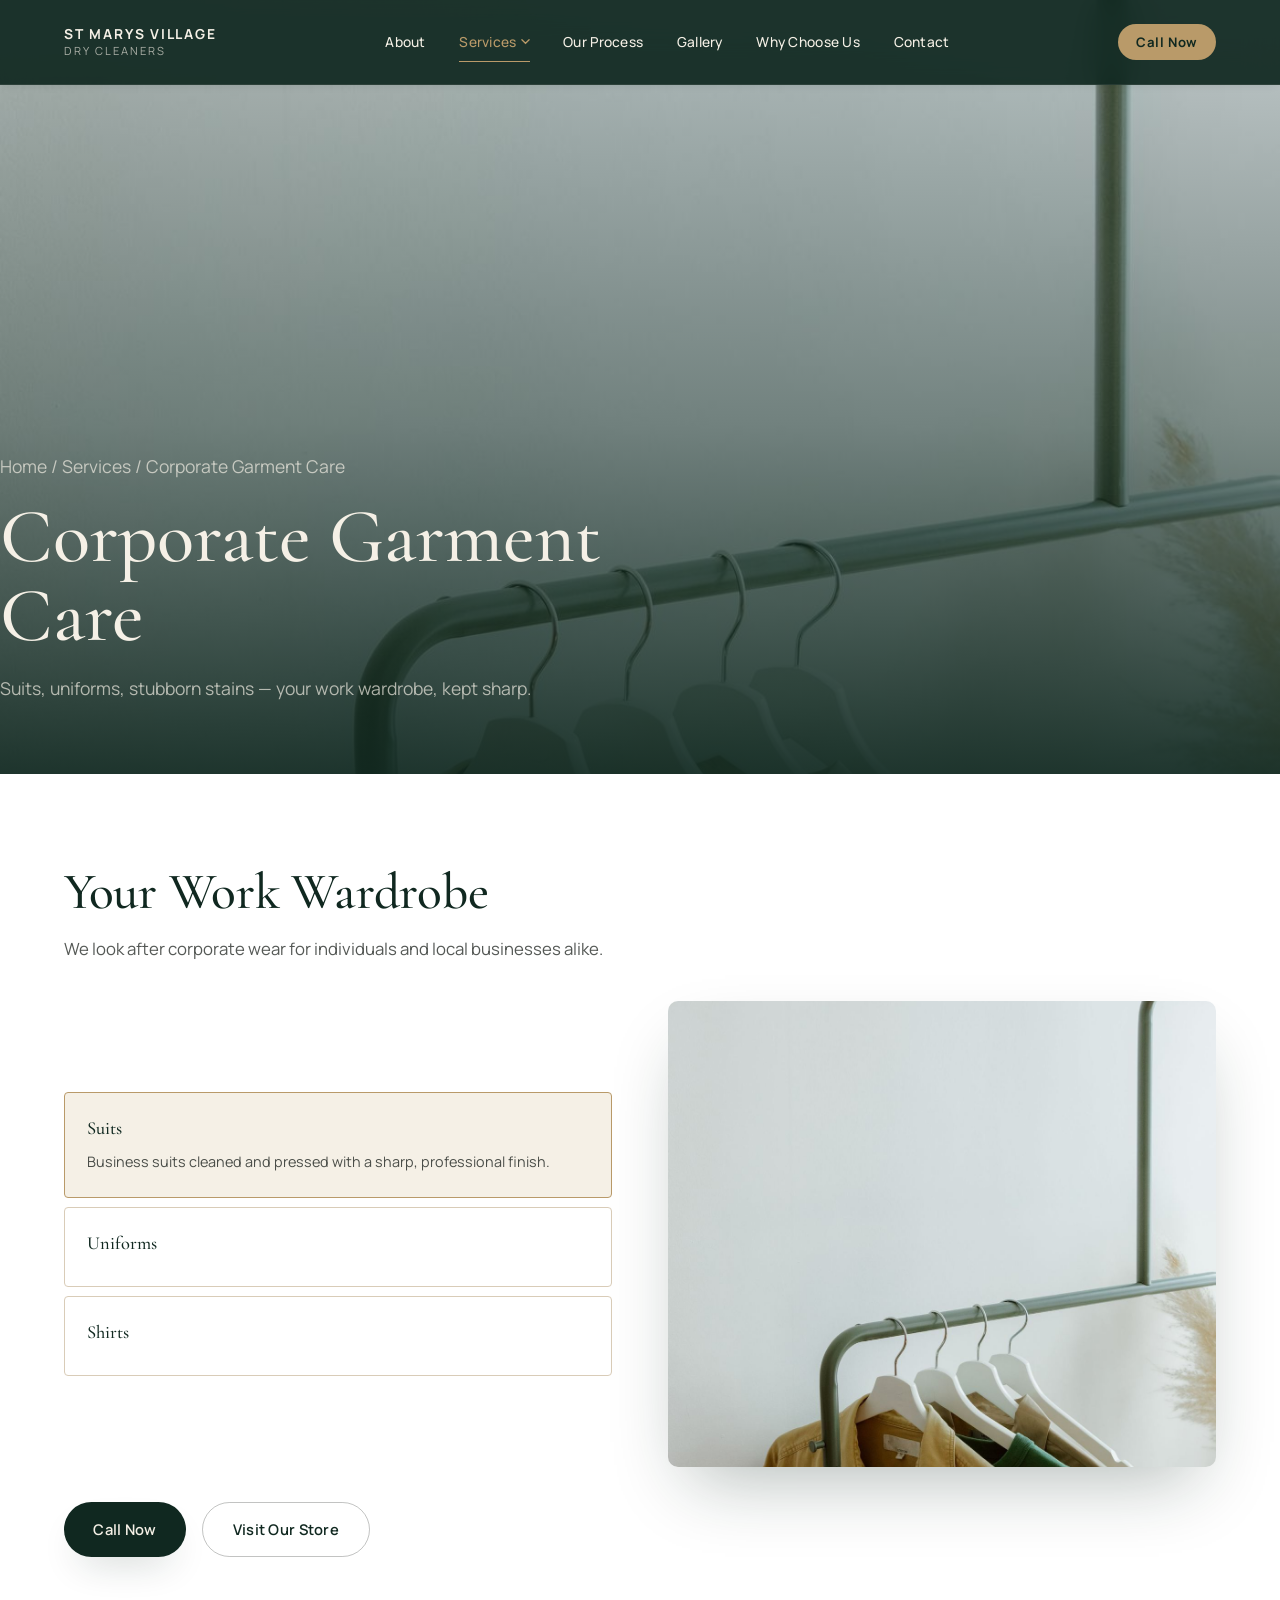
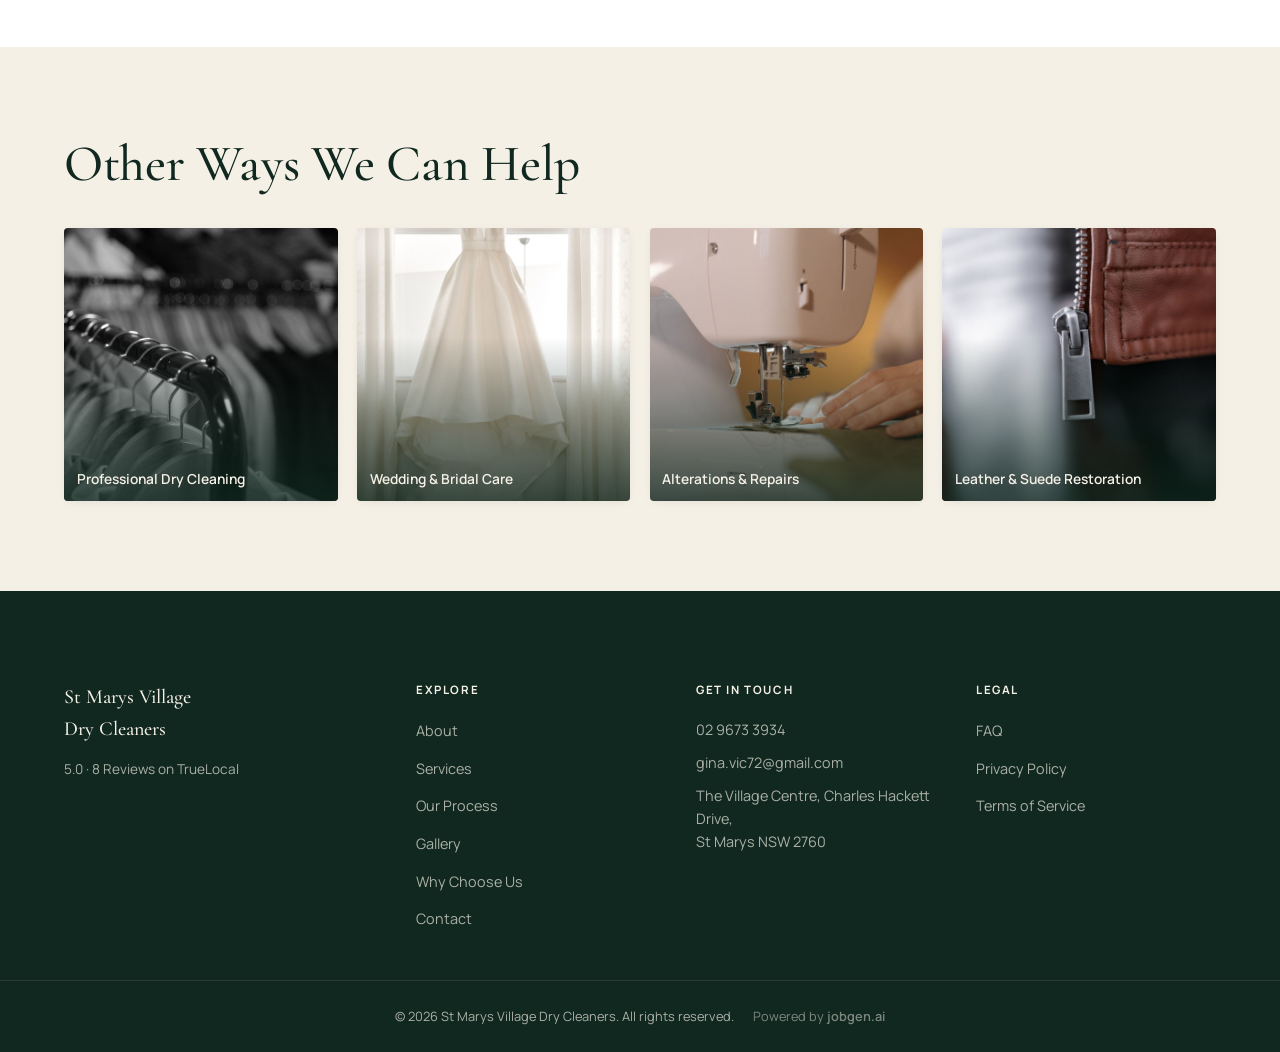
<file: services/corporate/index.html>
<!doctype html>
<html lang="en-AU">
<head>
<meta charset="UTF-8">
<meta name="viewport" content="width=device-width, initial-scale=1.0">
<title>Corporate Garment Care | St Marys Village Dry Cleaners</title>
<meta name="description" content="Corporate garment care at St Marys Village Dry Cleaners — suits, uniforms and shirts kept sharp for work.">
<link rel="icon" href="data:,">
<link rel="preconnect" href="https://fonts.googleapis.com">
<link rel="preconnect" href="https://fonts.gstatic.com" crossorigin>
<link href="https://fonts.googleapis.com/css2?family=Cormorant+Garamond:ital,wght@0,400;0,500;0,600;0,700;1,500&family=Manrope:wght@400;500;600;700&display=swap" rel="stylesheet">
<link rel="stylesheet" href="../../css/tokens.css">
<link rel="stylesheet" href="../../css/layout.css">
<link rel="stylesheet" href="../../css/page.css">
<link rel="stylesheet" href="../../css/service-pages.css">
</head>
<body data-section="services">

<a class="skip-link" href="#main">Skip to content</a>

<!-- ============ NAVIGATION ============ -->
<header class="site-header is-solid" id="siteHeader">
  <div class="header-inner">
    <a href="../../" class="brand" aria-label="St Marys Village Dry Cleaners: Home">
      <span class="brand-name">St Marys Village</span>
      <span class="brand-sub">Dry Cleaners</span>
    </a>

    <nav class="main-nav" id="mainNav" aria-label="Primary">
      <ul>
        <li><a href="../../about/" data-nav="about">About</a></li>
        <li class="has-mega">
          <a href="../../services/" data-nav="services">Services <svg class="nav-caret" viewBox="0 0 10 6" fill="none" aria-hidden="true"><path d="M1 1l4 4 4-4" stroke="currentColor" stroke-width="1.4" stroke-linecap="round"/></svg></a>
          <div class="mega-menu">
            <div class="mega-menu-links">
              <a href="../../services/dry-cleaning/" data-preview="dry-cleaning">Professional Dry Cleaning</a>
              <a href="../../services/wedding-care/" data-preview="wedding-care">Wedding &amp; Bridal Care</a>
              <a href="../../services/alterations/" data-preview="alterations">Alterations &amp; Repairs</a>
              <a href="../../services/leather-suede/" data-preview="leather-suede">Leather &amp; Suede Restoration</a>
              <a href="../../services/corporate/" data-preview="corporate">Corporate Garment Care</a>
              <a href="../../services/" class="is-all">View All Services</a>
            </div>
            <div class="mega-menu-preview" aria-hidden="true">
              <img src="../../assets/services/dry-cleaning.jpg" data-key="dry-cleaning" class="is-shown" alt="Professional Dry Cleaning">
              <img src="../../assets/services/bridal-gowns.jpg" data-key="wedding-care" alt="Wedding &amp; Bridal Care">
              <img src="../../assets/services/alterations.jpg" data-key="alterations" alt="Alterations &amp; Repairs">
              <img src="../../assets/services/leather-suede.jpg" data-key="leather-suede" alt="Leather &amp; Suede Restoration">
              <img src="../../assets/services/corporate-workwear.jpg" data-key="corporate" alt="Corporate Garment Care">
              <span class="mega-menu-preview-caption" id="megaPreviewCaption">Professional Dry Cleaning</span>
            </div>
          </div>
        </li>
        <li><a href="../../our-process/" data-nav="our-process">Our Process</a></li>
        <li><a href="../../gallery/" data-nav="gallery">Gallery</a></li>
        <li><a href="../../why-choose-us/" data-nav="why-choose-us">Why Choose Us</a></li>
        <li><a href="../../contact/" data-nav="contact">Contact</a></li>
      </ul>
      <a href="tel:0296733934" class="nav-mobile-call">
        <svg aria-hidden="true" width="18" height="18" viewBox="0 0 24 24" fill="none"><path d="M6.6 10.8c1.4 2.8 3.8 5.2 6.6 6.6l2.2-2.2c.3-.3.7-.4 1-.2 1.1.4 2.3.6 3.6.6.6 0 1 .4 1 1V20c0 .6-.4 1-1 1C10.9 21 3 13.1 3 3.9 3 3.3 3.4 2.9 4 2.9h3.4c.6 0 1 .4 1 1 0 1.2.2 2.4.6 3.6.1.4 0 .8-.2 1L6.6 10.8z" stroke="currentColor" stroke-width="1.6" stroke-linejoin="round"/></svg>
        <span>Call 02 9673 3934</span>
      </a>
    </nav>

    <div class="header-actions">
      <a href="tel:0296733934" class="header-cta">Call Now</a>
      <button class="nav-toggle" id="navToggle" aria-expanded="false" aria-controls="mainNav" aria-label="Open menu">
        <span></span><span></span><span></span>
      </button>
    </div>
  </div>
  <div class="nav-backdrop" id="navBackdrop"></div>
</header>

<a href="tel:0296733934" class="fixed-call" id="fixedCall" aria-label="Call St Marys Village Dry Cleaners now">
  <span class="fixed-call-pulse" aria-hidden="true"></span>
  <svg aria-hidden="true" width="18" height="18" viewBox="0 0 24 24" fill="none"><path d="M6.6 10.8c1.4 2.8 3.8 5.2 6.6 6.6l2.2-2.2c.3-.3.7-.4 1-.2 1.1.4 2.3.6 3.6.6.6 0 1 .4 1 1V20c0 .6-.4 1-1 1C10.9 21 3 13.1 3 3.9 3 3.3 3.4 2.9 4 2.9h3.4c.6 0 1 .4 1 1 0 1.2.2 2.4.6 3.6.1.4 0 .8-.2 1L6.6 10.8z" stroke="currentColor" stroke-width="1.6" stroke-linejoin="round"/></svg>
  <span>Call Now</span>
</a>


<main id="main">
<div class="page-corporate">
  <section class="cine-hero">
    <div class="cine-hero-media"><img src="../../assets/services/corporate-workwear.jpg" alt=""></div>
    <div class="cine-hero-scrim" aria-hidden="true"></div>
    <div class="section-inner cine-hero-content">
      <p class="cine-hero-crumb"><a href="../../">Home</a> / <a href="../../services/">Services</a> / Corporate Garment Care</p>
      <h1>Corporate Garment Care</h1>
      <p>Suits, uniforms, stubborn stains — your work wardrobe, kept sharp.</p>
    </div>
  </section>

  <section class="corp-categories">
    <div class="section-inner">
      <h2 class="section-title">Your Work Wardrobe</h2>
      <p class="section-lede">We look after corporate wear for individuals and local businesses alike.</p>
      <div class="corp-switcher">
        <div class="corp-tabs" role="tablist" aria-label="Corporate wardrobe categories">
          <button class="corp-tab is-active" role="tab" aria-expanded="true" data-caption="Business suits hanging ready for collection.">
            <h3>Suits</h3>
            <p>Business suits cleaned and pressed with a sharp, professional finish.</p>
          </button>
          <button class="corp-tab" role="tab" aria-expanded="false" data-caption="Uniforms hanging neatly, ready for work.">
            <h3>Uniforms</h3>
            <p>Regular care for individual or team uniforms, kept consistent week to week.</p>
          </button>
          <button class="corp-tab" role="tab" aria-expanded="false" data-caption="Business shirts hanging neatly on a rack.">
            <h3>Shirts</h3>
            <p>Shirts pressed crisp, with stubborn stains treated before cleaning.</p>
          </button>
        </div>
        <div class="corp-media reveal" style="--delay:0">
          <img src="../../assets/services/corporate-workwear.jpg" id="corpMediaImg" alt="Neutral-toned shirts hanging neatly on a metal clothing rack.">
        </div>
      </div>
      <div class="service-detail-cta">
        <a href="tel:0296733934" class="btn btn-primary">Call Now</a>
        <a href="../../contact/" class="btn btn-outline-dark">Visit Our Store</a>
      </div>
    </div>
  </section>

  <section class="related-services">
    <div class="section-inner">
      <h2 class="section-title">Other Ways We Can Help</h2>
      <div class="related-grid">
      <a href="../../services/dry-cleaning/" class="related-card">
        <img src="../../assets/services/dry-cleaning.jpg" alt="Suits and garments hanging in sharp focus on a dry-cleaning rail." loading="lazy">
        <span>Professional Dry Cleaning</span>
      </a>
      <a href="../../services/wedding-care/" class="related-card">
        <img src="../../assets/services/bridal-gowns.jpg" alt="A pale wedding dress hanging in soft window light." loading="lazy">
        <span>Wedding & Bridal Care</span>
      </a>
      <a href="../../services/alterations/" class="related-card">
        <img src="../../assets/services/alterations.jpg" alt="A tailor guiding fabric through a sewing machine, close up." loading="lazy">
        <span>Alterations & Repairs</span>
      </a>
      <a href="../../services/leather-suede/" class="related-card">
        <img src="../../assets/services/leather-suede.jpg" alt="Close-up of a zipper and stitched seam on a brown leather jacket." loading="lazy">
        <span>Leather & Suede Restoration</span>
      </a></div>
    </div>
  </section>
  </div>
</main>

<!-- ============ FOOTER ============ -->
<footer class="site-footer">
  <div class="section-inner footer-grid">
    <div class="footer-brand">
      <p class="footer-name">St Marys Village<br>Dry Cleaners</p>
      <p class="footer-rating">5.0 &middot; 8 Reviews on TrueLocal</p>
    </div>

    <nav class="footer-nav" aria-label="Footer">
      <h4>Explore</h4>
      <ul>
        <li><a href="../../about/">About</a></li>
        <li><a href="../../services/">Services</a></li>
        <li><a href="../../our-process/">Our Process</a></li>
        <li><a href="../../gallery/">Gallery</a></li>
        <li><a href="../../why-choose-us/">Why Choose Us</a></li>
        <li><a href="../../contact/">Contact</a></li>
      </ul>
    </nav>

    <div class="footer-contact">
      <h4>Get in Touch</h4>
      <p><a href="tel:0296733934">02 9673 3934</a></p>
      <p><a href="mailto:gina.vic72@gmail.com">gina.vic72@gmail.com</a></p>
      <p>The Village Centre, Charles Hackett Drive,<br>St Marys NSW 2760</p>
    </div>

    <div class="footer-legal">
      <h4>Legal</h4>
      <ul>
        <li><a href="../../faq/">FAQ</a></li>
        <li><a href="../../privacy/">Privacy Policy</a></li>
        <li><a href="../../terms/">Terms of Service</a></li>
      </ul>
    </div>
  </div>
  <div class="footer-bottom section-inner">
    <p>&copy; <span id="year"></span> St Marys Village Dry Cleaners. All rights reserved.</p>
    <p class="footer-credit">Powered by <a href="https://jobgen.ai" target="_blank" rel="noopener noreferrer">jobgen.ai</a></p>
  </div>
</footer>



<script src="../../js/common.js"></script>
<script src="../../js/service-pages.js"></script>
</body>
</html>
</file>
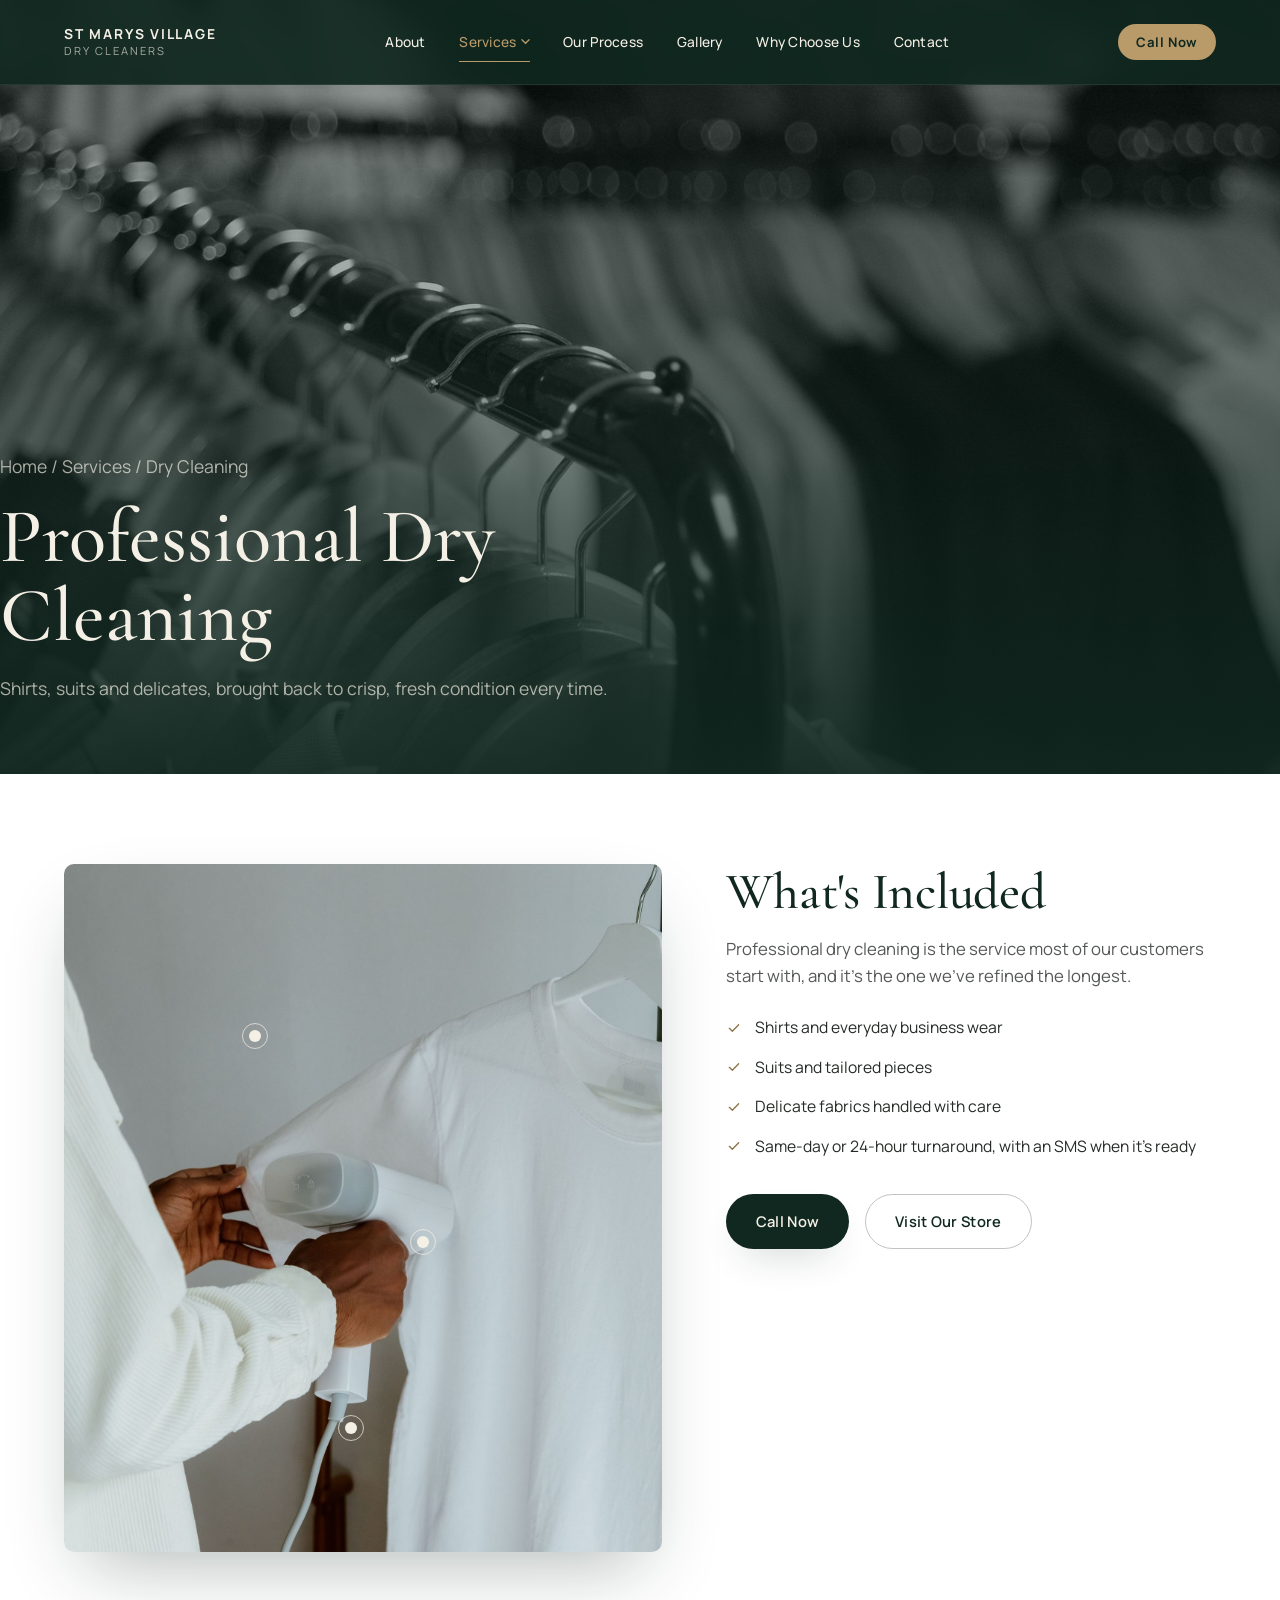
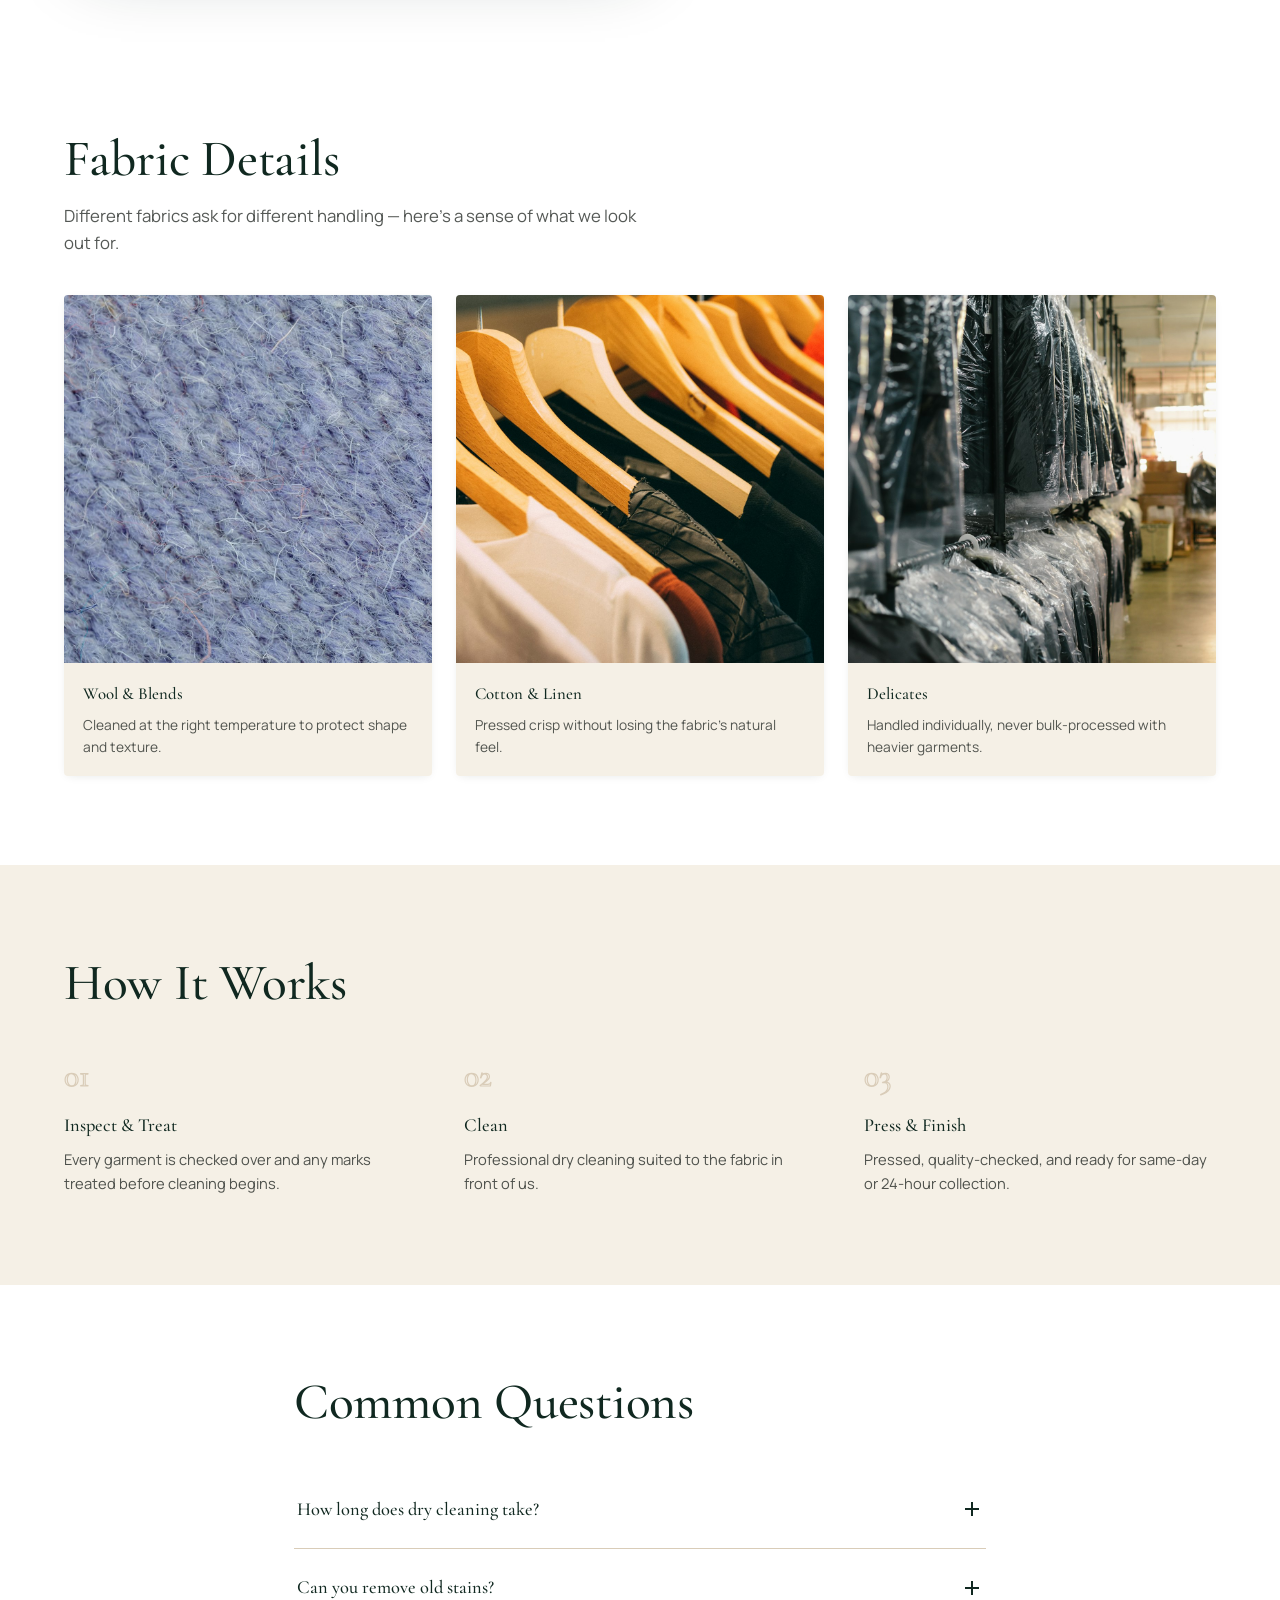
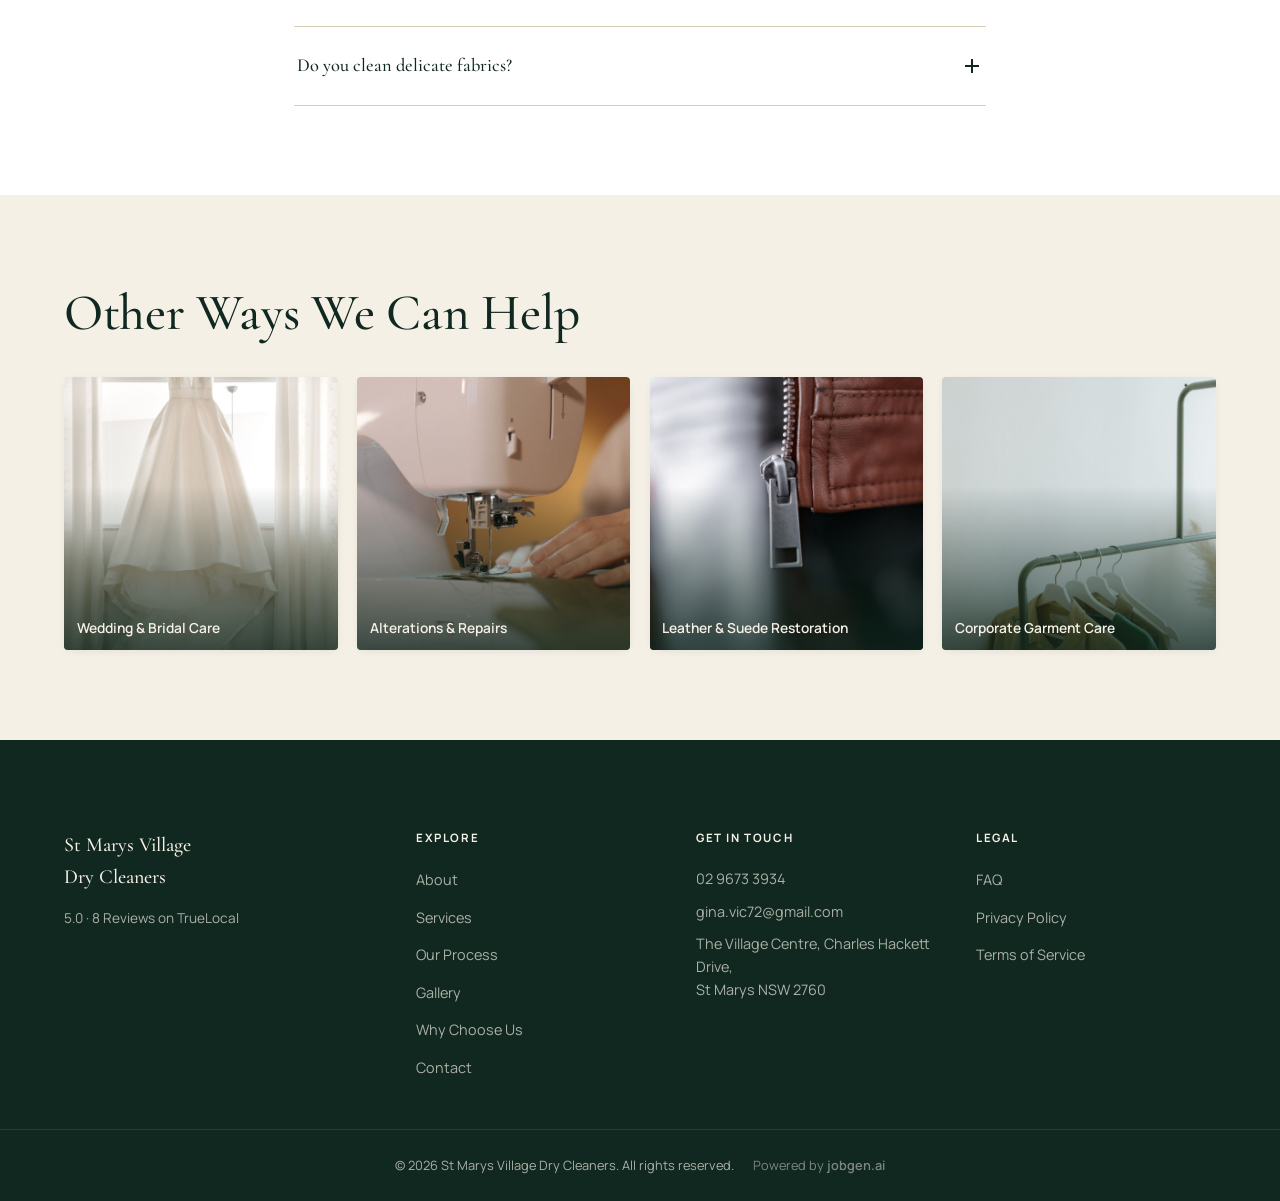
<file: services/dry-cleaning/index.html>
<!doctype html>
<html lang="en-AU">
<head>
<meta charset="UTF-8">
<meta name="viewport" content="width=device-width, initial-scale=1.0">
<title>Professional Dry Cleaning | St Marys Village Dry Cleaners</title>
<meta name="description" content="Professional dry cleaning for shirts, suits and delicates at St Marys Village Dry Cleaners — same-day or 24-hour turnaround.">
<link rel="icon" href="data:,">
<link rel="preconnect" href="https://fonts.googleapis.com">
<link rel="preconnect" href="https://fonts.gstatic.com" crossorigin>
<link href="https://fonts.googleapis.com/css2?family=Cormorant+Garamond:ital,wght@0,400;0,500;0,600;0,700;1,500&family=Manrope:wght@400;500;600;700&display=swap" rel="stylesheet">
<link rel="stylesheet" href="../../css/tokens.css">
<link rel="stylesheet" href="../../css/layout.css">
<link rel="stylesheet" href="../../css/page.css">
<link rel="stylesheet" href="../../css/service-pages.css">
</head>
<body data-section="services">

<a class="skip-link" href="#main">Skip to content</a>

<!-- ============ NAVIGATION ============ -->
<header class="site-header is-solid" id="siteHeader">
  <div class="header-inner">
    <a href="../../" class="brand" aria-label="St Marys Village Dry Cleaners: Home">
      <span class="brand-name">St Marys Village</span>
      <span class="brand-sub">Dry Cleaners</span>
    </a>

    <nav class="main-nav" id="mainNav" aria-label="Primary">
      <ul>
        <li><a href="../../about/" data-nav="about">About</a></li>
        <li class="has-mega">
          <a href="../../services/" data-nav="services">Services <svg class="nav-caret" viewBox="0 0 10 6" fill="none" aria-hidden="true"><path d="M1 1l4 4 4-4" stroke="currentColor" stroke-width="1.4" stroke-linecap="round"/></svg></a>
          <div class="mega-menu">
            <div class="mega-menu-links">
              <a href="../../services/dry-cleaning/" data-preview="dry-cleaning">Professional Dry Cleaning</a>
              <a href="../../services/wedding-care/" data-preview="wedding-care">Wedding &amp; Bridal Care</a>
              <a href="../../services/alterations/" data-preview="alterations">Alterations &amp; Repairs</a>
              <a href="../../services/leather-suede/" data-preview="leather-suede">Leather &amp; Suede Restoration</a>
              <a href="../../services/corporate/" data-preview="corporate">Corporate Garment Care</a>
              <a href="../../services/" class="is-all">View All Services</a>
            </div>
            <div class="mega-menu-preview" aria-hidden="true">
              <img src="../../assets/services/dry-cleaning.jpg" data-key="dry-cleaning" class="is-shown" alt="Professional Dry Cleaning">
              <img src="../../assets/services/bridal-gowns.jpg" data-key="wedding-care" alt="Wedding &amp; Bridal Care">
              <img src="../../assets/services/alterations.jpg" data-key="alterations" alt="Alterations &amp; Repairs">
              <img src="../../assets/services/leather-suede.jpg" data-key="leather-suede" alt="Leather &amp; Suede Restoration">
              <img src="../../assets/services/corporate-workwear.jpg" data-key="corporate" alt="Corporate Garment Care">
              <span class="mega-menu-preview-caption" id="megaPreviewCaption">Professional Dry Cleaning</span>
            </div>
          </div>
        </li>
        <li><a href="../../our-process/" data-nav="our-process">Our Process</a></li>
        <li><a href="../../gallery/" data-nav="gallery">Gallery</a></li>
        <li><a href="../../why-choose-us/" data-nav="why-choose-us">Why Choose Us</a></li>
        <li><a href="../../contact/" data-nav="contact">Contact</a></li>
      </ul>
      <a href="tel:0296733934" class="nav-mobile-call">
        <svg aria-hidden="true" width="18" height="18" viewBox="0 0 24 24" fill="none"><path d="M6.6 10.8c1.4 2.8 3.8 5.2 6.6 6.6l2.2-2.2c.3-.3.7-.4 1-.2 1.1.4 2.3.6 3.6.6.6 0 1 .4 1 1V20c0 .6-.4 1-1 1C10.9 21 3 13.1 3 3.9 3 3.3 3.4 2.9 4 2.9h3.4c.6 0 1 .4 1 1 0 1.2.2 2.4.6 3.6.1.4 0 .8-.2 1L6.6 10.8z" stroke="currentColor" stroke-width="1.6" stroke-linejoin="round"/></svg>
        <span>Call 02 9673 3934</span>
      </a>
    </nav>

    <div class="header-actions">
      <a href="tel:0296733934" class="header-cta">Call Now</a>
      <button class="nav-toggle" id="navToggle" aria-expanded="false" aria-controls="mainNav" aria-label="Open menu">
        <span></span><span></span><span></span>
      </button>
    </div>
  </div>
  <div class="nav-backdrop" id="navBackdrop"></div>
</header>

<a href="tel:0296733934" class="fixed-call" id="fixedCall" aria-label="Call St Marys Village Dry Cleaners now">
  <span class="fixed-call-pulse" aria-hidden="true"></span>
  <svg aria-hidden="true" width="18" height="18" viewBox="0 0 24 24" fill="none"><path d="M6.6 10.8c1.4 2.8 3.8 5.2 6.6 6.6l2.2-2.2c.3-.3.7-.4 1-.2 1.1.4 2.3.6 3.6.6.6 0 1 .4 1 1V20c0 .6-.4 1-1 1C10.9 21 3 13.1 3 3.9 3 3.3 3.4 2.9 4 2.9h3.4c.6 0 1 .4 1 1 0 1.2.2 2.4.6 3.6.1.4 0 .8-.2 1L6.6 10.8z" stroke="currentColor" stroke-width="1.6" stroke-linejoin="round"/></svg>
  <span>Call Now</span>
</a>


<main id="main">

  <section class="cine-hero">
    <div class="cine-hero-media"><img src="../../assets/services/dry-cleaning.jpg" alt=""></div>
    <div class="cine-hero-scrim" aria-hidden="true"></div>
    <div class="section-inner cine-hero-content">
      <p class="cine-hero-crumb"><a href="../../">Home</a> / <a href="../../services/">Services</a> / Dry Cleaning</p>
      <h1>Professional Dry Cleaning</h1>
      <p>Shirts, suits and delicates, brought back to crisp, fresh condition every time.</p>
    </div>
  </section>

  <section class="service-detail">
    <div class="section-inner service-detail-grid">
      <div class="garment-viewer reveal" style="--delay:0">
        <img src="../../assets/hero/hero-steam-press.jpg" alt="A freshly pressed shirt hanging, ready for collection.">
        <button type="button" class="gv-hotspot" style="--x:32%; --y:25%" data-note="Collars and cuffs pressed by hand for a crisp, lasting edge.">
          <span class="gv-dot" aria-hidden="true"></span><span class="sr-only">Collar detail</span>
        </button>
        <button type="button" class="gv-hotspot" style="--x:60%; --y:55%" data-note="Stains are identified and treated before the garment is cleaned.">
          <span class="gv-dot" aria-hidden="true"></span><span class="sr-only">Stain treatment</span>
        </button>
        <button type="button" class="gv-hotspot" style="--x:48%; --y:82%" data-note="A final quality check before it's bagged and ready for you.">
          <span class="gv-dot" aria-hidden="true"></span><span class="sr-only">Quality check</span>
        </button>
        <div class="gv-note" aria-live="polite"></div>
      </div>
      <div class="reveal" style="--delay:1">
        <h2 class="section-title">What's Included</h2>
        <p class="section-lede">Professional dry cleaning is the service most of our customers start with, and it's the one we've refined the longest.</p>
        <ul class="service-detail-list">
          <li><svg width="16" height="16" viewBox="0 0 24 24" fill="none" aria-hidden="true"><path d="M5 12.5l4.5 4.5L19 7" stroke="currentColor" stroke-width="2" stroke-linecap="round" stroke-linejoin="round"/></svg><span>Shirts and everyday business wear</span></li>
          <li><svg width="16" height="16" viewBox="0 0 24 24" fill="none" aria-hidden="true"><path d="M5 12.5l4.5 4.5L19 7" stroke="currentColor" stroke-width="2" stroke-linecap="round" stroke-linejoin="round"/></svg><span>Suits and tailored pieces</span></li>
          <li><svg width="16" height="16" viewBox="0 0 24 24" fill="none" aria-hidden="true"><path d="M5 12.5l4.5 4.5L19 7" stroke="currentColor" stroke-width="2" stroke-linecap="round" stroke-linejoin="round"/></svg><span>Delicate fabrics handled with care</span></li>
          <li><svg width="16" height="16" viewBox="0 0 24 24" fill="none" aria-hidden="true"><path d="M5 12.5l4.5 4.5L19 7" stroke="currentColor" stroke-width="2" stroke-linecap="round" stroke-linejoin="round"/></svg><span>Same-day or 24-hour turnaround, with an SMS when it’s ready</span></li>
        </ul>
        <div class="service-detail-cta">
          <a href="tel:0296733934" class="btn btn-primary">Call Now</a>
          <a href="../../contact/" class="btn btn-outline-dark">Visit Our Store</a>
        </div>
      </div>
    </div>
  </section>

  <section class="fabric-swatches">
    <div class="section-inner">
      <h2 class="section-title">Fabric Details</h2>
      <p class="section-lede">Different fabrics ask for different handling — here's a sense of what we look out for.</p>
      <div class="swatch-row">
        <div class="swatch reveal" style="--delay:0">
          <div class="swatch-img"><img src="../../assets/texture/wool-fabric.jpg" alt="Close-up texture of woven wool fabric." loading="lazy"></div>
          <div class="swatch-body"><h3>Wool &amp; Blends</h3><p>Cleaned at the right temperature to protect shape and texture.</p></div>
        </div>
        <div class="swatch reveal" style="--delay:1">
          <div class="swatch-img"><img src="../../assets/gallery/gallery-03.jpg" alt="Close-up of garments on wooden hangers." loading="lazy"></div>
          <div class="swatch-body"><h3>Cotton &amp; Linen</h3><p>Pressed crisp without losing the fabric's natural feel.</p></div>
        </div>
        <div class="swatch reveal" style="--delay:2">
          <div class="swatch-img"><img src="../../assets/gallery/gallery-02.jpg" alt="Garments in protective covers hanging along a dry-cleaning rail." loading="lazy"></div>
          <div class="swatch-body"><h3>Delicates</h3><p>Handled individually, never bulk-processed with heavier garments.</p></div>
        </div>
      </div>
    </div>
  </section>

  <section class="mini-process">
    <div class="section-inner">
      <h2 class="section-title">How It Works</h2>
      <div class="mini-process-row">
        <div class="mini-process-step reveal" style="--delay:0"><span class="step-num">01</span><h3>Inspect &amp; Treat</h3><p>Every garment is checked over and any marks treated before cleaning begins.</p></div>
        <div class="mini-process-step reveal" style="--delay:1"><span class="step-num">02</span><h3>Clean</h3><p>Professional dry cleaning suited to the fabric in front of us.</p></div>
        <div class="mini-process-step reveal" style="--delay:2"><span class="step-num">03</span><h3>Press &amp; Finish</h3><p>Pressed, quality-checked, and ready for same-day or 24-hour collection.</p></div>
      </div>
    </div>
  </section>

  <section class="faq-section">
    <div class="section-inner faq-inner">
      <h2 class="section-title">Common Questions</h2>
      <div class="accordion">
        <div class="accordion-item">
          <h3><button class="accordion-trigger" aria-expanded="false"><span>How long does dry cleaning take?</span><span class="faq-icon" aria-hidden="true"></span></button></h3>
          <div class="accordion-panel"><p>Most garments are ready same-day or within 24 hours, with an SMS as soon as yours is ready.</p></div>
        </div>
        <div class="accordion-item">
          <h3><button class="accordion-trigger" aria-expanded="false"><span>Can you remove old stains?</span><span class="faq-icon" aria-hidden="true"></span></button></h3>
          <div class="accordion-panel"><p>We’ll always take a look and treat what we can — bring it in and we’ll let you know honestly what to expect.</p></div>
        </div>
        <div class="accordion-item">
          <h3><button class="accordion-trigger" aria-expanded="false"><span>Do you clean delicate fabrics?</span><span class="faq-icon" aria-hidden="true"></span></button></h3>
          <div class="accordion-panel"><p>Yes — delicate pieces are handled individually with appropriate care, not bulk-processed.</p></div>
        </div>
      </div>
    </div>
  </section>

  <section class="related-services">
    <div class="section-inner">
      <h2 class="section-title">Other Ways We Can Help</h2>
      <div class="related-grid">
      <a href="../../services/wedding-care/" class="related-card">
        <img src="../../assets/services/bridal-gowns.jpg" alt="A pale wedding dress hanging in soft window light." loading="lazy">
        <span>Wedding & Bridal Care</span>
      </a>
      <a href="../../services/alterations/" class="related-card">
        <img src="../../assets/services/alterations.jpg" alt="A tailor guiding fabric through a sewing machine, close up." loading="lazy">
        <span>Alterations & Repairs</span>
      </a>
      <a href="../../services/leather-suede/" class="related-card">
        <img src="../../assets/services/leather-suede.jpg" alt="Close-up of a zipper and stitched seam on a brown leather jacket." loading="lazy">
        <span>Leather & Suede Restoration</span>
      </a>
      <a href="../../services/corporate/" class="related-card">
        <img src="../../assets/services/corporate-workwear.jpg" alt="Neutral-toned shirts hanging neatly on a metal clothing rack." loading="lazy">
        <span>Corporate Garment Care</span>
      </a></div>
    </div>
  </section>
</main>

<!-- ============ FOOTER ============ -->
<footer class="site-footer">
  <div class="section-inner footer-grid">
    <div class="footer-brand">
      <p class="footer-name">St Marys Village<br>Dry Cleaners</p>
      <p class="footer-rating">5.0 &middot; 8 Reviews on TrueLocal</p>
    </div>

    <nav class="footer-nav" aria-label="Footer">
      <h4>Explore</h4>
      <ul>
        <li><a href="../../about/">About</a></li>
        <li><a href="../../services/">Services</a></li>
        <li><a href="../../our-process/">Our Process</a></li>
        <li><a href="../../gallery/">Gallery</a></li>
        <li><a href="../../why-choose-us/">Why Choose Us</a></li>
        <li><a href="../../contact/">Contact</a></li>
      </ul>
    </nav>

    <div class="footer-contact">
      <h4>Get in Touch</h4>
      <p><a href="tel:0296733934">02 9673 3934</a></p>
      <p><a href="mailto:gina.vic72@gmail.com">gina.vic72@gmail.com</a></p>
      <p>The Village Centre, Charles Hackett Drive,<br>St Marys NSW 2760</p>
    </div>

    <div class="footer-legal">
      <h4>Legal</h4>
      <ul>
        <li><a href="../../faq/">FAQ</a></li>
        <li><a href="../../privacy/">Privacy Policy</a></li>
        <li><a href="../../terms/">Terms of Service</a></li>
      </ul>
    </div>
  </div>
  <div class="footer-bottom section-inner">
    <p>&copy; <span id="year"></span> St Marys Village Dry Cleaners. All rights reserved.</p>
    <p class="footer-credit">Powered by <a href="https://jobgen.ai" target="_blank" rel="noopener noreferrer">jobgen.ai</a></p>
  </div>
</footer>



<script src="../../js/common.js"></script>
<script src="../../js/service-pages.js"></script>
</body>
</html>
</file>
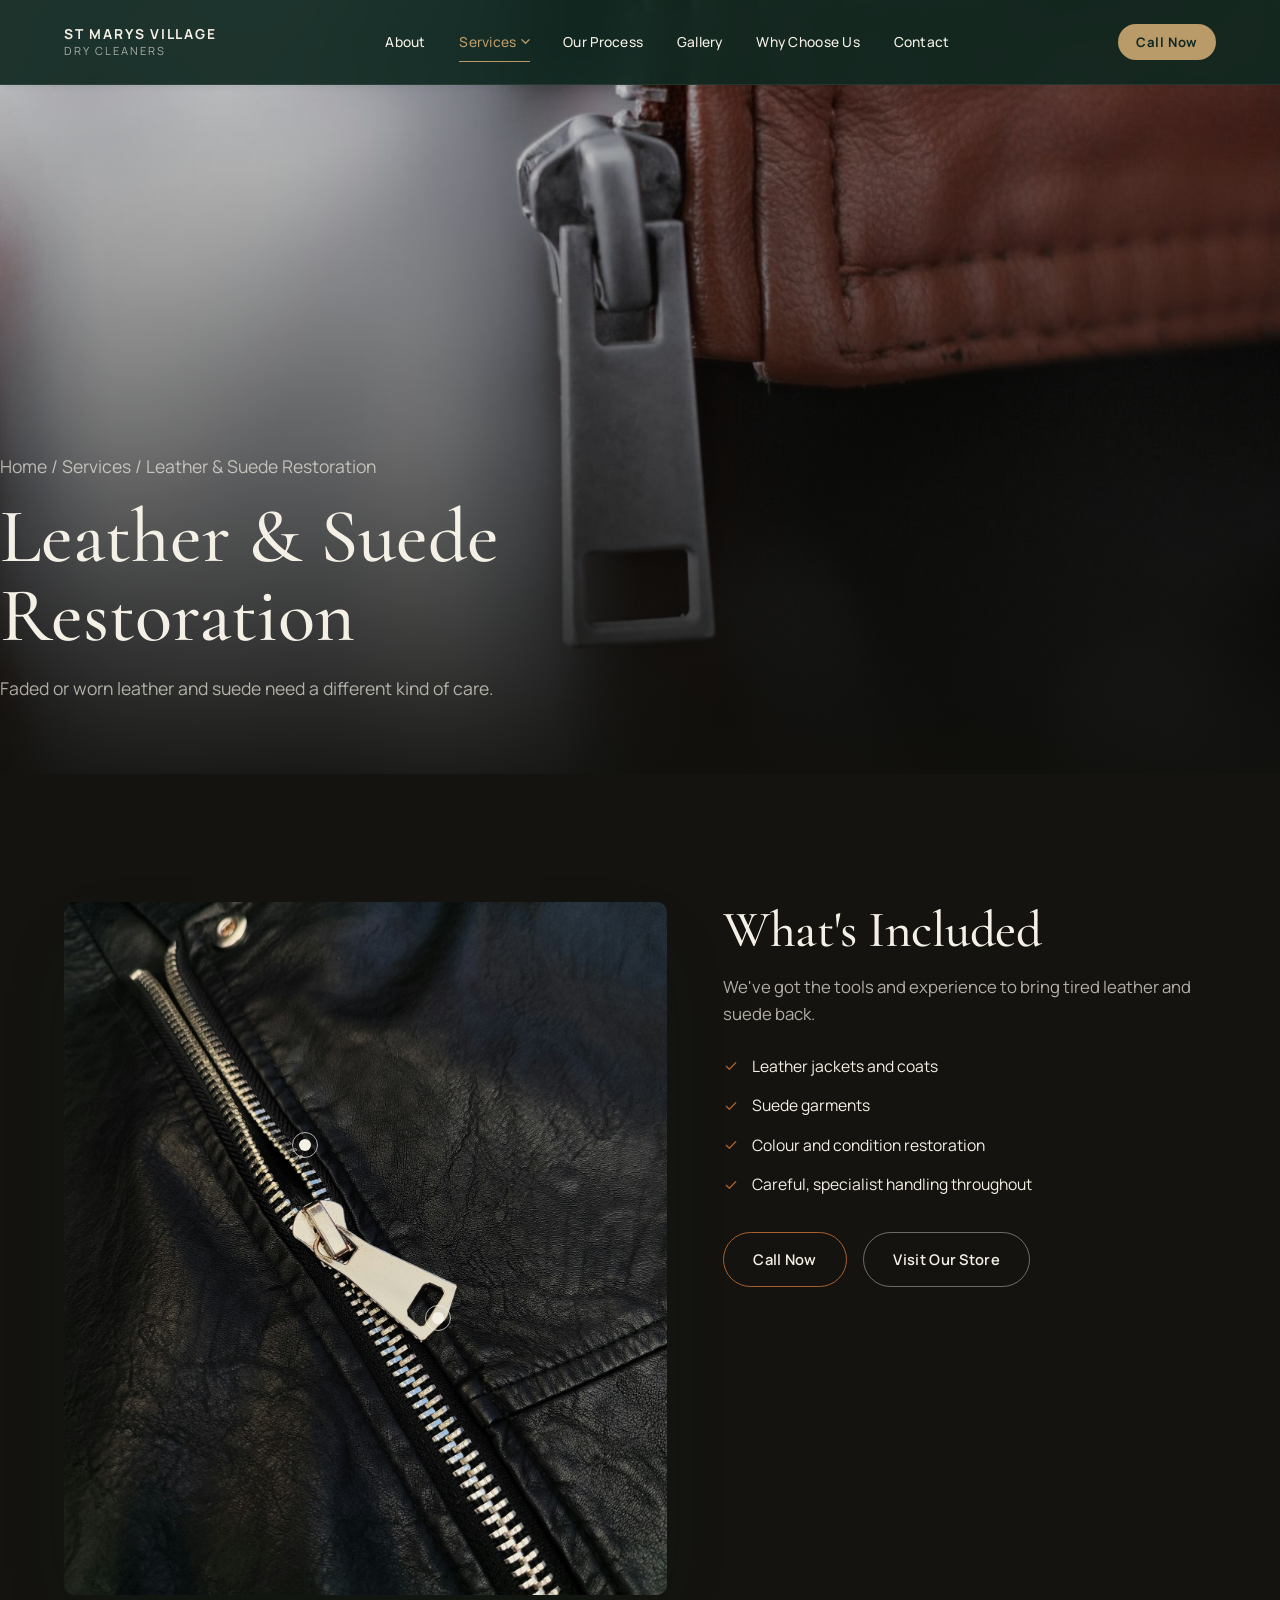
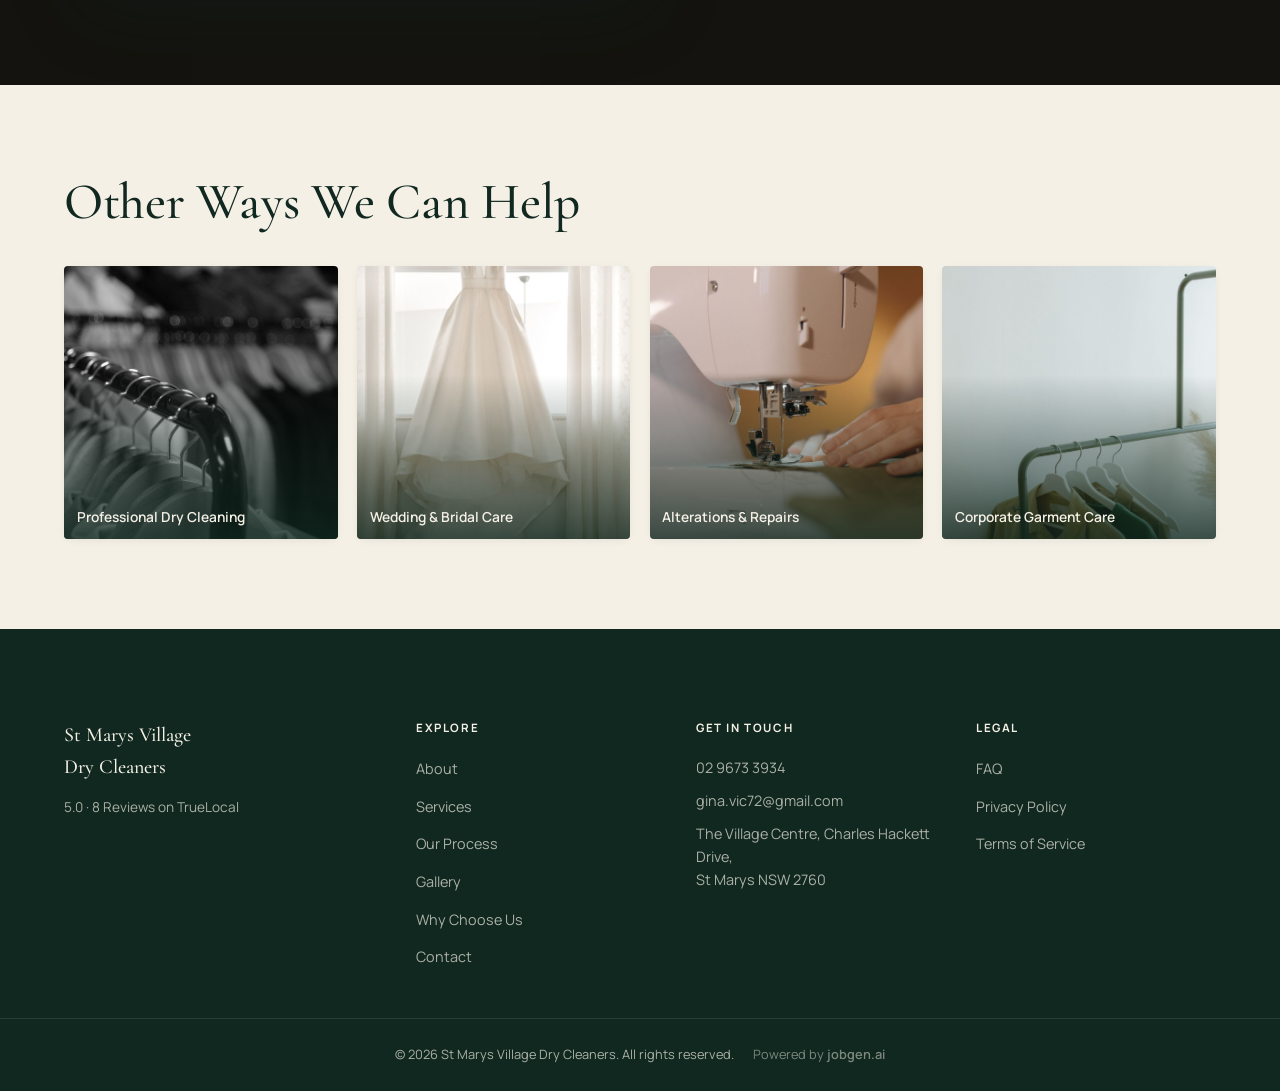
<file: services/leather-suede/index.html>
<!doctype html>
<html lang="en-AU">
<head>
<meta charset="UTF-8">
<meta name="viewport" content="width=device-width, initial-scale=1.0">
<title>Leather & Suede Restoration | St Marys Village Dry Cleaners</title>
<meta name="description" content="Leather and suede restoration at St Marys Village Dry Cleaners — specialist care for jackets, coats and suede garments.">
<link rel="icon" href="data:,">
<link rel="preconnect" href="https://fonts.googleapis.com">
<link rel="preconnect" href="https://fonts.gstatic.com" crossorigin>
<link href="https://fonts.googleapis.com/css2?family=Cormorant+Garamond:ital,wght@0,400;0,500;0,600;0,700;1,500&family=Manrope:wght@400;500;600;700&display=swap" rel="stylesheet">
<link rel="stylesheet" href="../../css/tokens.css">
<link rel="stylesheet" href="../../css/layout.css">
<link rel="stylesheet" href="../../css/page.css">
<link rel="stylesheet" href="../../css/service-pages.css">
</head>
<body data-section="services">

<a class="skip-link" href="#main">Skip to content</a>

<!-- ============ NAVIGATION ============ -->
<header class="site-header is-solid" id="siteHeader">
  <div class="header-inner">
    <a href="../../" class="brand" aria-label="St Marys Village Dry Cleaners: Home">
      <span class="brand-name">St Marys Village</span>
      <span class="brand-sub">Dry Cleaners</span>
    </a>

    <nav class="main-nav" id="mainNav" aria-label="Primary">
      <ul>
        <li><a href="../../about/" data-nav="about">About</a></li>
        <li class="has-mega">
          <a href="../../services/" data-nav="services">Services <svg class="nav-caret" viewBox="0 0 10 6" fill="none" aria-hidden="true"><path d="M1 1l4 4 4-4" stroke="currentColor" stroke-width="1.4" stroke-linecap="round"/></svg></a>
          <div class="mega-menu">
            <div class="mega-menu-links">
              <a href="../../services/dry-cleaning/" data-preview="dry-cleaning">Professional Dry Cleaning</a>
              <a href="../../services/wedding-care/" data-preview="wedding-care">Wedding &amp; Bridal Care</a>
              <a href="../../services/alterations/" data-preview="alterations">Alterations &amp; Repairs</a>
              <a href="../../services/leather-suede/" data-preview="leather-suede">Leather &amp; Suede Restoration</a>
              <a href="../../services/corporate/" data-preview="corporate">Corporate Garment Care</a>
              <a href="../../services/" class="is-all">View All Services</a>
            </div>
            <div class="mega-menu-preview" aria-hidden="true">
              <img src="../../assets/services/dry-cleaning.jpg" data-key="dry-cleaning" class="is-shown" alt="Professional Dry Cleaning">
              <img src="../../assets/services/bridal-gowns.jpg" data-key="wedding-care" alt="Wedding &amp; Bridal Care">
              <img src="../../assets/services/alterations.jpg" data-key="alterations" alt="Alterations &amp; Repairs">
              <img src="../../assets/services/leather-suede.jpg" data-key="leather-suede" alt="Leather &amp; Suede Restoration">
              <img src="../../assets/services/corporate-workwear.jpg" data-key="corporate" alt="Corporate Garment Care">
              <span class="mega-menu-preview-caption" id="megaPreviewCaption">Professional Dry Cleaning</span>
            </div>
          </div>
        </li>
        <li><a href="../../our-process/" data-nav="our-process">Our Process</a></li>
        <li><a href="../../gallery/" data-nav="gallery">Gallery</a></li>
        <li><a href="../../why-choose-us/" data-nav="why-choose-us">Why Choose Us</a></li>
        <li><a href="../../contact/" data-nav="contact">Contact</a></li>
      </ul>
      <a href="tel:0296733934" class="nav-mobile-call">
        <svg aria-hidden="true" width="18" height="18" viewBox="0 0 24 24" fill="none"><path d="M6.6 10.8c1.4 2.8 3.8 5.2 6.6 6.6l2.2-2.2c.3-.3.7-.4 1-.2 1.1.4 2.3.6 3.6.6.6 0 1 .4 1 1V20c0 .6-.4 1-1 1C10.9 21 3 13.1 3 3.9 3 3.3 3.4 2.9 4 2.9h3.4c.6 0 1 .4 1 1 0 1.2.2 2.4.6 3.6.1.4 0 .8-.2 1L6.6 10.8z" stroke="currentColor" stroke-width="1.6" stroke-linejoin="round"/></svg>
        <span>Call 02 9673 3934</span>
      </a>
    </nav>

    <div class="header-actions">
      <a href="tel:0296733934" class="header-cta">Call Now</a>
      <button class="nav-toggle" id="navToggle" aria-expanded="false" aria-controls="mainNav" aria-label="Open menu">
        <span></span><span></span><span></span>
      </button>
    </div>
  </div>
  <div class="nav-backdrop" id="navBackdrop"></div>
</header>

<a href="tel:0296733934" class="fixed-call" id="fixedCall" aria-label="Call St Marys Village Dry Cleaners now">
  <span class="fixed-call-pulse" aria-hidden="true"></span>
  <svg aria-hidden="true" width="18" height="18" viewBox="0 0 24 24" fill="none"><path d="M6.6 10.8c1.4 2.8 3.8 5.2 6.6 6.6l2.2-2.2c.3-.3.7-.4 1-.2 1.1.4 2.3.6 3.6.6.6 0 1 .4 1 1V20c0 .6-.4 1-1 1C10.9 21 3 13.1 3 3.9 3 3.3 3.4 2.9 4 2.9h3.4c.6 0 1 .4 1 1 0 1.2.2 2.4.6 3.6.1.4 0 .8-.2 1L6.6 10.8z" stroke="currentColor" stroke-width="1.6" stroke-linejoin="round"/></svg>
  <span>Call Now</span>
</a>


<main id="main">
<div class="page-leather">
  <section class="cine-hero">
    <div class="cine-hero-media"><img src="../../assets/services/leather-suede.jpg" alt=""></div>
    <div class="cine-hero-scrim" aria-hidden="true"></div>
    <div class="section-inner cine-hero-content">
      <p class="cine-hero-crumb"><a href="../../">Home</a> / <a href="../../services/">Services</a> / Leather &amp; Suede Restoration</p>
      <h1>Leather &amp; Suede Restoration</h1>
      <p>Faded or worn leather and suede need a different kind of care.</p>
    </div>
  </section>

  <section class="leather-detail-section">
    <div class="section-inner leather-grid">
      <div class="garment-viewer reveal" style="--delay:0">
        <img src="../../assets/gallery/gallery-08.jpg" alt="Detail of a leather jacket's zipper and stitching.">
        <button type="button" class="gv-hotspot" style="--x:40%; --y:35%" data-note="Colour and condition assessed before any treatment begins.">
          <span class="gv-dot" aria-hidden="true"></span><span class="sr-only">Condition check</span>
        </button>
        <button type="button" class="gv-hotspot" style="--x:62%; --y:60%" data-note="Hardware and stitching checked alongside the leather itself.">
          <span class="gv-dot" aria-hidden="true"></span><span class="sr-only">Hardware detail</span>
        </button>
        <div class="gv-note" aria-live="polite"></div>
      </div>
      <div class="reveal" style="--delay:1">
        <h2 class="section-title">What's Included</h2>
        <p class="section-lede">We've got the tools and experience to bring tired leather and suede back.</p>
        <ul class="service-detail-list">
          <li><svg width="16" height="16" viewBox="0 0 24 24" fill="none" aria-hidden="true"><path d="M5 12.5l4.5 4.5L19 7" stroke="currentColor" stroke-width="2" stroke-linecap="round" stroke-linejoin="round"/></svg><span>Leather jackets and coats</span></li>
          <li><svg width="16" height="16" viewBox="0 0 24 24" fill="none" aria-hidden="true"><path d="M5 12.5l4.5 4.5L19 7" stroke="currentColor" stroke-width="2" stroke-linecap="round" stroke-linejoin="round"/></svg><span>Suede garments</span></li>
          <li><svg width="16" height="16" viewBox="0 0 24 24" fill="none" aria-hidden="true"><path d="M5 12.5l4.5 4.5L19 7" stroke="currentColor" stroke-width="2" stroke-linecap="round" stroke-linejoin="round"/></svg><span>Colour and condition restoration</span></li>
          <li><svg width="16" height="16" viewBox="0 0 24 24" fill="none" aria-hidden="true"><path d="M5 12.5l4.5 4.5L19 7" stroke="currentColor" stroke-width="2" stroke-linecap="round" stroke-linejoin="round"/></svg><span>Careful, specialist handling throughout</span></li>
        </ul>
        <div class="service-detail-cta">
          <a href="tel:0296733934" class="btn btn-outline-light" style="border-color:var(--accent);color:var(--cream);">Call Now</a>
          <a href="../../contact/" class="btn btn-outline-light">Visit Our Store</a>
        </div>
      </div>
    </div>
  </section>

  <section class="related-services">
    <div class="section-inner">
      <h2 class="section-title">Other Ways We Can Help</h2>
      <div class="related-grid">
      <a href="../../services/dry-cleaning/" class="related-card">
        <img src="../../assets/services/dry-cleaning.jpg" alt="Suits and garments hanging in sharp focus on a dry-cleaning rail." loading="lazy">
        <span>Professional Dry Cleaning</span>
      </a>
      <a href="../../services/wedding-care/" class="related-card">
        <img src="../../assets/services/bridal-gowns.jpg" alt="A pale wedding dress hanging in soft window light." loading="lazy">
        <span>Wedding & Bridal Care</span>
      </a>
      <a href="../../services/alterations/" class="related-card">
        <img src="../../assets/services/alterations.jpg" alt="A tailor guiding fabric through a sewing machine, close up." loading="lazy">
        <span>Alterations & Repairs</span>
      </a>
      <a href="../../services/corporate/" class="related-card">
        <img src="../../assets/services/corporate-workwear.jpg" alt="Neutral-toned shirts hanging neatly on a metal clothing rack." loading="lazy">
        <span>Corporate Garment Care</span>
      </a></div>
    </div>
  </section>
  </div>
</main>

<!-- ============ FOOTER ============ -->
<footer class="site-footer">
  <div class="section-inner footer-grid">
    <div class="footer-brand">
      <p class="footer-name">St Marys Village<br>Dry Cleaners</p>
      <p class="footer-rating">5.0 &middot; 8 Reviews on TrueLocal</p>
    </div>

    <nav class="footer-nav" aria-label="Footer">
      <h4>Explore</h4>
      <ul>
        <li><a href="../../about/">About</a></li>
        <li><a href="../../services/">Services</a></li>
        <li><a href="../../our-process/">Our Process</a></li>
        <li><a href="../../gallery/">Gallery</a></li>
        <li><a href="../../why-choose-us/">Why Choose Us</a></li>
        <li><a href="../../contact/">Contact</a></li>
      </ul>
    </nav>

    <div class="footer-contact">
      <h4>Get in Touch</h4>
      <p><a href="tel:0296733934">02 9673 3934</a></p>
      <p><a href="mailto:gina.vic72@gmail.com">gina.vic72@gmail.com</a></p>
      <p>The Village Centre, Charles Hackett Drive,<br>St Marys NSW 2760</p>
    </div>

    <div class="footer-legal">
      <h4>Legal</h4>
      <ul>
        <li><a href="../../faq/">FAQ</a></li>
        <li><a href="../../privacy/">Privacy Policy</a></li>
        <li><a href="../../terms/">Terms of Service</a></li>
      </ul>
    </div>
  </div>
  <div class="footer-bottom section-inner">
    <p>&copy; <span id="year"></span> St Marys Village Dry Cleaners. All rights reserved.</p>
    <p class="footer-credit">Powered by <a href="https://jobgen.ai" target="_blank" rel="noopener noreferrer">jobgen.ai</a></p>
  </div>
</footer>



<script src="../../js/common.js"></script>
<script src="../../js/service-pages.js"></script>
</body>
</html>
</file>
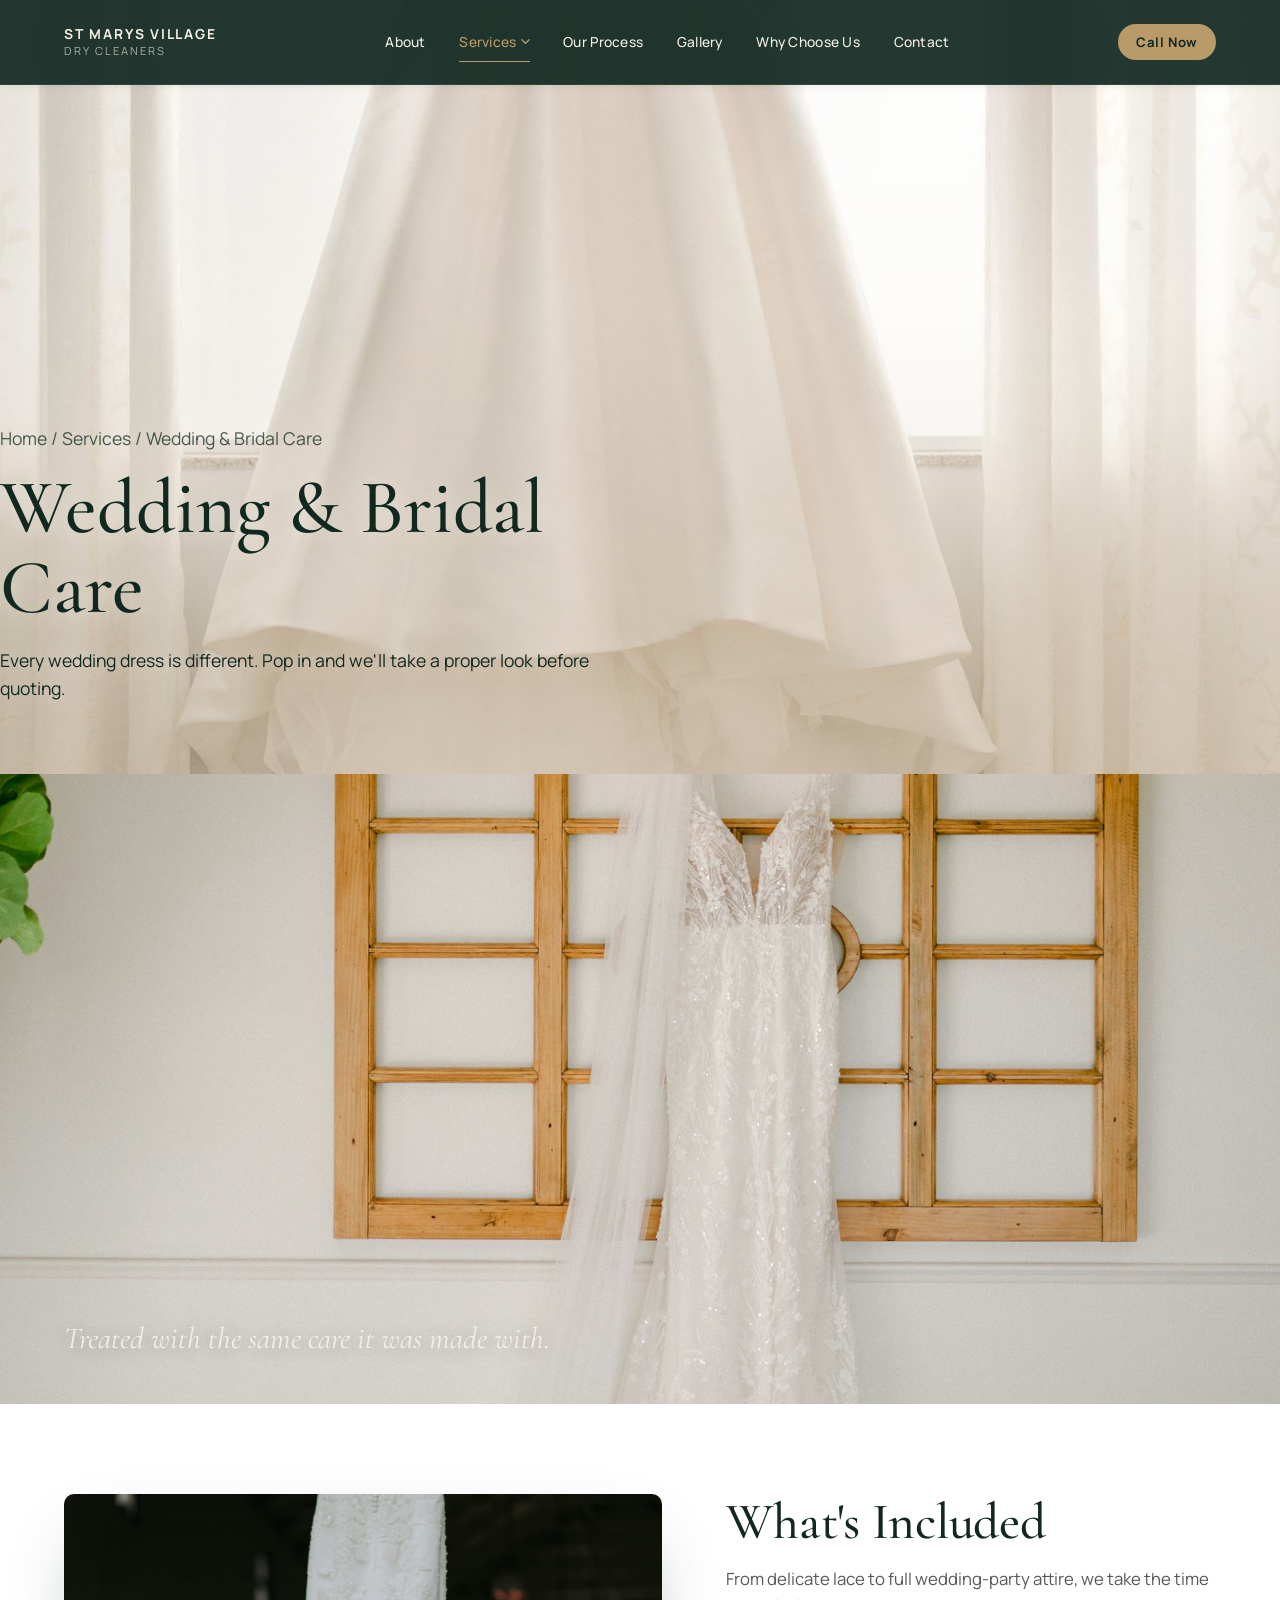
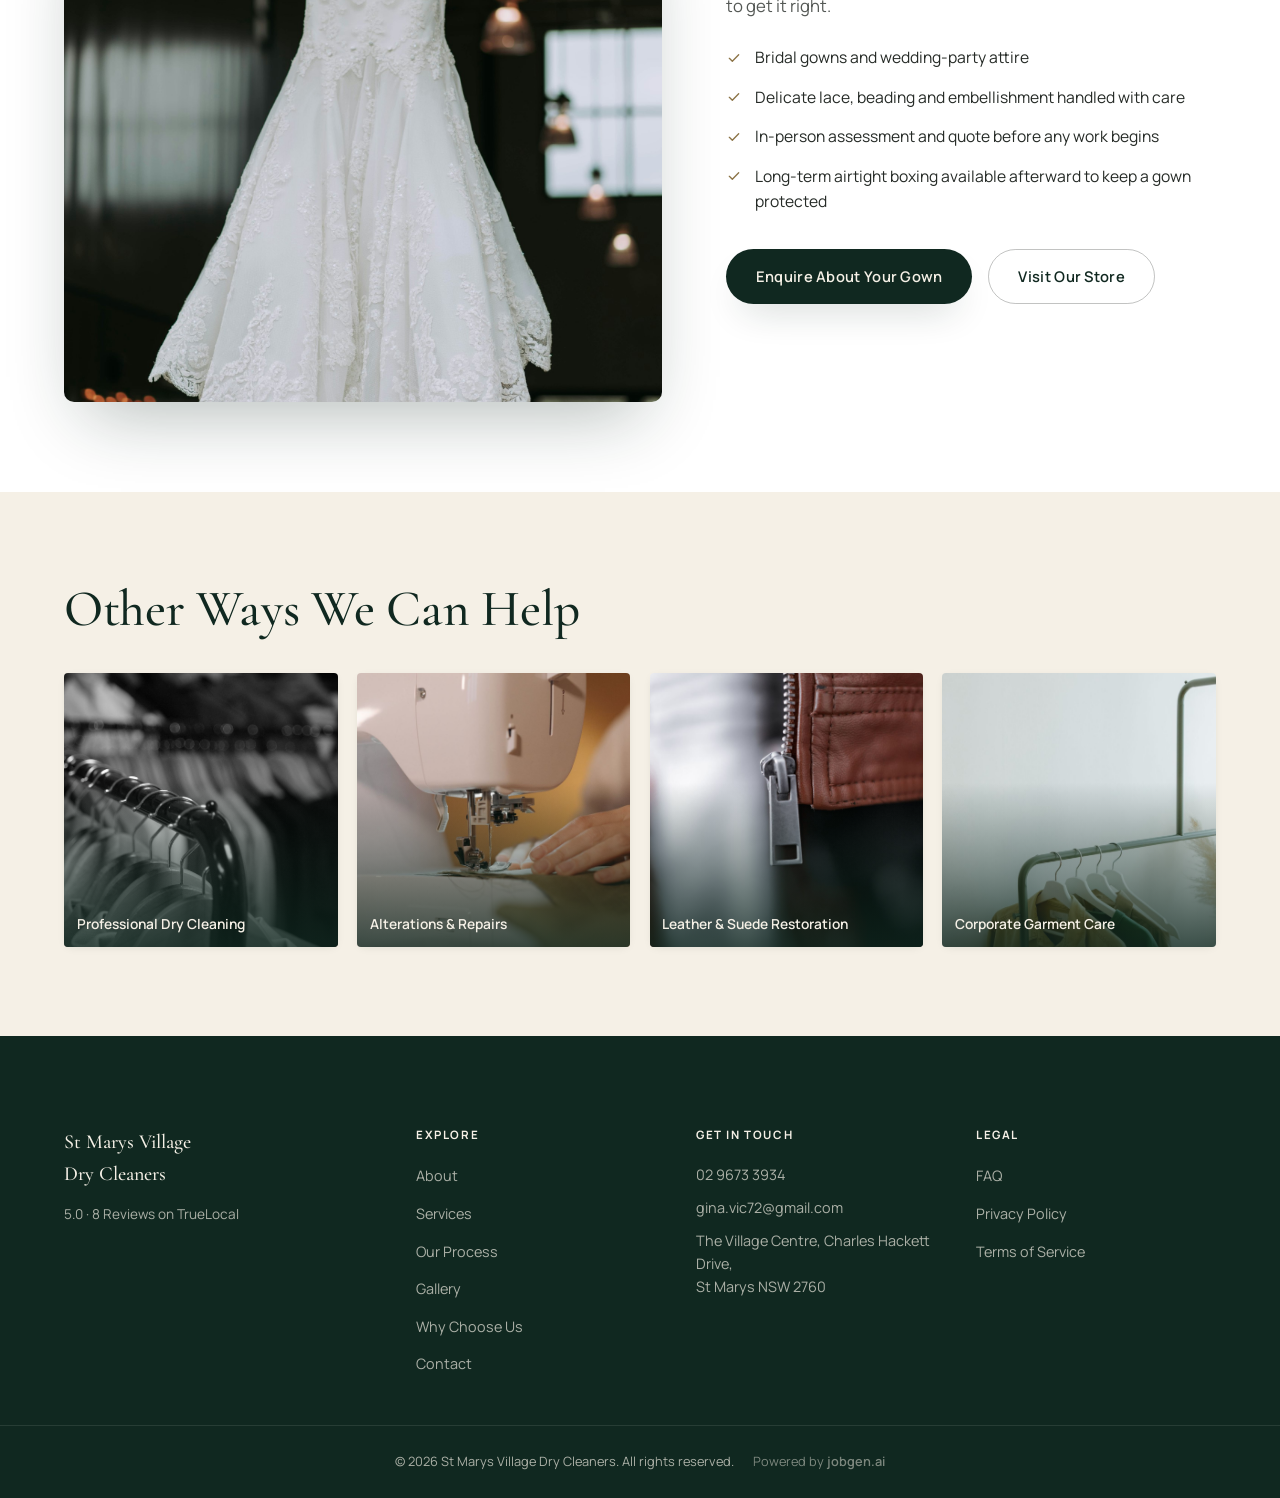
<file: services/wedding-care/index.html>
<!doctype html>
<html lang="en-AU">
<head>
<meta charset="UTF-8">
<meta name="viewport" content="width=device-width, initial-scale=1.0">
<title>Wedding & Bridal Care | St Marys Village Dry Cleaners</title>
<meta name="description" content="Wedding dress and bridal gown cleaning at St Marys Village Dry Cleaners — every gown assessed and quoted in person before any work begins.">
<link rel="icon" href="data:,">
<link rel="preconnect" href="https://fonts.googleapis.com">
<link rel="preconnect" href="https://fonts.gstatic.com" crossorigin>
<link href="https://fonts.googleapis.com/css2?family=Cormorant+Garamond:ital,wght@0,400;0,500;0,600;0,700;1,500&family=Manrope:wght@400;500;600;700&display=swap" rel="stylesheet">
<link rel="stylesheet" href="../../css/tokens.css">
<link rel="stylesheet" href="../../css/layout.css">
<link rel="stylesheet" href="../../css/page.css">
<link rel="stylesheet" href="../../css/service-pages.css">
</head>
<body data-section="services">

<a class="skip-link" href="#main">Skip to content</a>

<!-- ============ NAVIGATION ============ -->
<header class="site-header is-solid" id="siteHeader">
  <div class="header-inner">
    <a href="../../" class="brand" aria-label="St Marys Village Dry Cleaners: Home">
      <span class="brand-name">St Marys Village</span>
      <span class="brand-sub">Dry Cleaners</span>
    </a>

    <nav class="main-nav" id="mainNav" aria-label="Primary">
      <ul>
        <li><a href="../../about/" data-nav="about">About</a></li>
        <li class="has-mega">
          <a href="../../services/" data-nav="services">Services <svg class="nav-caret" viewBox="0 0 10 6" fill="none" aria-hidden="true"><path d="M1 1l4 4 4-4" stroke="currentColor" stroke-width="1.4" stroke-linecap="round"/></svg></a>
          <div class="mega-menu">
            <div class="mega-menu-links">
              <a href="../../services/dry-cleaning/" data-preview="dry-cleaning">Professional Dry Cleaning</a>
              <a href="../../services/wedding-care/" data-preview="wedding-care">Wedding &amp; Bridal Care</a>
              <a href="../../services/alterations/" data-preview="alterations">Alterations &amp; Repairs</a>
              <a href="../../services/leather-suede/" data-preview="leather-suede">Leather &amp; Suede Restoration</a>
              <a href="../../services/corporate/" data-preview="corporate">Corporate Garment Care</a>
              <a href="../../services/" class="is-all">View All Services</a>
            </div>
            <div class="mega-menu-preview" aria-hidden="true">
              <img src="../../assets/services/dry-cleaning.jpg" data-key="dry-cleaning" class="is-shown" alt="Professional Dry Cleaning">
              <img src="../../assets/services/bridal-gowns.jpg" data-key="wedding-care" alt="Wedding &amp; Bridal Care">
              <img src="../../assets/services/alterations.jpg" data-key="alterations" alt="Alterations &amp; Repairs">
              <img src="../../assets/services/leather-suede.jpg" data-key="leather-suede" alt="Leather &amp; Suede Restoration">
              <img src="../../assets/services/corporate-workwear.jpg" data-key="corporate" alt="Corporate Garment Care">
              <span class="mega-menu-preview-caption" id="megaPreviewCaption">Professional Dry Cleaning</span>
            </div>
          </div>
        </li>
        <li><a href="../../our-process/" data-nav="our-process">Our Process</a></li>
        <li><a href="../../gallery/" data-nav="gallery">Gallery</a></li>
        <li><a href="../../why-choose-us/" data-nav="why-choose-us">Why Choose Us</a></li>
        <li><a href="../../contact/" data-nav="contact">Contact</a></li>
      </ul>
      <a href="tel:0296733934" class="nav-mobile-call">
        <svg aria-hidden="true" width="18" height="18" viewBox="0 0 24 24" fill="none"><path d="M6.6 10.8c1.4 2.8 3.8 5.2 6.6 6.6l2.2-2.2c.3-.3.7-.4 1-.2 1.1.4 2.3.6 3.6.6.6 0 1 .4 1 1V20c0 .6-.4 1-1 1C10.9 21 3 13.1 3 3.9 3 3.3 3.4 2.9 4 2.9h3.4c.6 0 1 .4 1 1 0 1.2.2 2.4.6 3.6.1.4 0 .8-.2 1L6.6 10.8z" stroke="currentColor" stroke-width="1.6" stroke-linejoin="round"/></svg>
        <span>Call 02 9673 3934</span>
      </a>
    </nav>

    <div class="header-actions">
      <a href="tel:0296733934" class="header-cta">Call Now</a>
      <button class="nav-toggle" id="navToggle" aria-expanded="false" aria-controls="mainNav" aria-label="Open menu">
        <span></span><span></span><span></span>
      </button>
    </div>
  </div>
  <div class="nav-backdrop" id="navBackdrop"></div>
</header>

<a href="tel:0296733934" class="fixed-call" id="fixedCall" aria-label="Call St Marys Village Dry Cleaners now">
  <span class="fixed-call-pulse" aria-hidden="true"></span>
  <svg aria-hidden="true" width="18" height="18" viewBox="0 0 24 24" fill="none"><path d="M6.6 10.8c1.4 2.8 3.8 5.2 6.6 6.6l2.2-2.2c.3-.3.7-.4 1-.2 1.1.4 2.3.6 3.6.6.6 0 1 .4 1 1V20c0 .6-.4 1-1 1C10.9 21 3 13.1 3 3.9 3 3.3 3.4 2.9 4 2.9h3.4c.6 0 1 .4 1 1 0 1.2.2 2.4.6 3.6.1.4 0 .8-.2 1L6.6 10.8z" stroke="currentColor" stroke-width="1.6" stroke-linejoin="round"/></svg>
  <span>Call Now</span>
</a>


<main id="main">
<div class="page-wedding">
  <section class="cine-hero">
    <div class="cine-hero-media"><img src="../../assets/services/bridal-gowns.jpg" alt=""></div>
    <div class="cine-hero-scrim" aria-hidden="true"></div>
    <div class="section-inner cine-hero-content">
      <p class="cine-hero-crumb"><a href="../../">Home</a> / <a href="../../services/">Services</a> / Wedding &amp; Bridal Care</p>
      <h1>Wedding &amp; Bridal Care</h1>
      <p>Every wedding dress is different. Pop in and we'll take a proper look before quoting.</p>
    </div>
  </section>

  <section class="wedding-break reveal">
    <img src="../../assets/gallery/gallery-06.jpg" alt="A bridal gown hanging in soft natural light.">
    <div class="wedding-break-caption"><span>Treated with the same care it was made with.</span></div>
  </section>

  <section class="service-detail">
    <div class="section-inner service-detail-grid">
      <div class="service-detail-media reveal" style="--delay:0">
        <img src="../../assets/gallery/gallery-07.jpg" alt="A wedding dress prepared and hanging ahead of collection.">
      </div>
      <div class="reveal" style="--delay:1">
        <h2 class="section-title">What's Included</h2>
        <p class="section-lede">From delicate lace to full wedding-party attire, we take the time to get it right.</p>
        <ul class="service-detail-list">
          <li><svg width="16" height="16" viewBox="0 0 24 24" fill="none" aria-hidden="true"><path d="M5 12.5l4.5 4.5L19 7" stroke="currentColor" stroke-width="2" stroke-linecap="round" stroke-linejoin="round"/></svg><span>Bridal gowns and wedding-party attire</span></li>
          <li><svg width="16" height="16" viewBox="0 0 24 24" fill="none" aria-hidden="true"><path d="M5 12.5l4.5 4.5L19 7" stroke="currentColor" stroke-width="2" stroke-linecap="round" stroke-linejoin="round"/></svg><span>Delicate lace, beading and embellishment handled with care</span></li>
          <li><svg width="16" height="16" viewBox="0 0 24 24" fill="none" aria-hidden="true"><path d="M5 12.5l4.5 4.5L19 7" stroke="currentColor" stroke-width="2" stroke-linecap="round" stroke-linejoin="round"/></svg><span>In-person assessment and quote before any work begins</span></li>
          <li><svg width="16" height="16" viewBox="0 0 24 24" fill="none" aria-hidden="true"><path d="M5 12.5l4.5 4.5L19 7" stroke="currentColor" stroke-width="2" stroke-linecap="round" stroke-linejoin="round"/></svg><span>Long-term airtight boxing available afterward to keep a gown protected</span></li>
        </ul>
        <div class="service-detail-cta">
          <a href="tel:0296733934" class="btn btn-primary">Enquire About Your Gown</a>
          <a href="../../contact/" class="btn btn-outline-dark">Visit Our Store</a>
        </div>
      </div>
    </div>
  </section>

  <section class="related-services">
    <div class="section-inner">
      <h2 class="section-title">Other Ways We Can Help</h2>
      <div class="related-grid">
      <a href="../../services/dry-cleaning/" class="related-card">
        <img src="../../assets/services/dry-cleaning.jpg" alt="Suits and garments hanging in sharp focus on a dry-cleaning rail." loading="lazy">
        <span>Professional Dry Cleaning</span>
      </a>
      <a href="../../services/alterations/" class="related-card">
        <img src="../../assets/services/alterations.jpg" alt="A tailor guiding fabric through a sewing machine, close up." loading="lazy">
        <span>Alterations & Repairs</span>
      </a>
      <a href="../../services/leather-suede/" class="related-card">
        <img src="../../assets/services/leather-suede.jpg" alt="Close-up of a zipper and stitched seam on a brown leather jacket." loading="lazy">
        <span>Leather & Suede Restoration</span>
      </a>
      <a href="../../services/corporate/" class="related-card">
        <img src="../../assets/services/corporate-workwear.jpg" alt="Neutral-toned shirts hanging neatly on a metal clothing rack." loading="lazy">
        <span>Corporate Garment Care</span>
      </a></div>
    </div>
  </section>
  </div>
</main>

<!-- ============ FOOTER ============ -->
<footer class="site-footer">
  <div class="section-inner footer-grid">
    <div class="footer-brand">
      <p class="footer-name">St Marys Village<br>Dry Cleaners</p>
      <p class="footer-rating">5.0 &middot; 8 Reviews on TrueLocal</p>
    </div>

    <nav class="footer-nav" aria-label="Footer">
      <h4>Explore</h4>
      <ul>
        <li><a href="../../about/">About</a></li>
        <li><a href="../../services/">Services</a></li>
        <li><a href="../../our-process/">Our Process</a></li>
        <li><a href="../../gallery/">Gallery</a></li>
        <li><a href="../../why-choose-us/">Why Choose Us</a></li>
        <li><a href="../../contact/">Contact</a></li>
      </ul>
    </nav>

    <div class="footer-contact">
      <h4>Get in Touch</h4>
      <p><a href="tel:0296733934">02 9673 3934</a></p>
      <p><a href="mailto:gina.vic72@gmail.com">gina.vic72@gmail.com</a></p>
      <p>The Village Centre, Charles Hackett Drive,<br>St Marys NSW 2760</p>
    </div>

    <div class="footer-legal">
      <h4>Legal</h4>
      <ul>
        <li><a href="../../faq/">FAQ</a></li>
        <li><a href="../../privacy/">Privacy Policy</a></li>
        <li><a href="../../terms/">Terms of Service</a></li>
      </ul>
    </div>
  </div>
  <div class="footer-bottom section-inner">
    <p>&copy; <span id="year"></span> St Marys Village Dry Cleaners. All rights reserved.</p>
    <p class="footer-credit">Powered by <a href="https://jobgen.ai" target="_blank" rel="noopener noreferrer">jobgen.ai</a></p>
  </div>
</footer>



<script src="../../js/common.js"></script>
<script src="../../js/service-pages.js"></script>
</body>
</html>
</file>
<file: css/tokens.css>
/* ============================================================
   St Marys Village Dry Cleaners — Design System
   "The Atelier": a cinematic forest-green garment-care identity
   Shared across every page. Loaded first, before layout.css.
   ============================================================ */

*, *::before, *::after { box-sizing: border-box; }
html { scroll-behavior: smooth; }
@media (prefers-reduced-motion: reduce) {
  html { scroll-behavior: auto; }
  * { animation-duration: 0.001ms !important; animation-iteration-count: 1 !important; transition-duration: 0.001ms !important; scroll-behavior: auto !important; }
}
body, h1, h2, h3, h4, p, ul, ol, figure { margin: 0; }
ul, ol { padding: 0; list-style: none; }
img { max-width: 100%; display: block; }
a { color: inherit; text-decoration: none; }
button { font: inherit; color: inherit; background: none; border: 0; cursor: pointer; }

:root {
  /* Atelier palette */
  --forest: #183B32;
  --forest-deep: #102820;
  --cream: #F5F0E6;
  --beige: #D9CCB8;
  --charcoal: #252A26;
  --gold: #B99A69;
  --gold-ink: #8C7447;
  --white: #FFFFFF;
  --text-on-dark: #F5F0E6;
  --text-on-dark-muted: rgba(245, 240, 230, 0.68);

  --shadow-sm: 0 2px 10px -4px rgba(16, 40, 32, 0.14);
  --shadow-md: 0 18px 38px -16px rgba(16, 40, 32, 0.24);
  --shadow-lg: 0 32px 70px -22px rgba(16, 40, 32, 0.32);
  --shadow-dark: 0 20px 50px -14px rgba(0, 0, 0, 0.5);

  --font-display: "Cormorant Garamond", "Playfair Display", Georgia, serif;
  --font-body: "Manrope", -apple-system, BlinkMacSystemFont, "Segoe UI", sans-serif;

  --r-sm: 4px;
  --r-md: 10px;
  --r-pill: 999px;

  --section-y: clamp(3.5rem, 7vw, 7rem);
  --section-x: clamp(1.25rem, 5vw, 4rem);
  --max-w: 1480px;

  --ease: cubic-bezier(0.19, 1, 0.22, 1);
}

body {
  font-family: var(--font-body);
  background: var(--cream);
  color: var(--charcoal);
  line-height: 1.6;
  -webkit-font-smoothing: antialiased;
  overflow-x: hidden;
}

::selection { background: var(--gold); color: var(--forest-deep); }
::-webkit-scrollbar { width: 10px; }
::-webkit-scrollbar-track { background: var(--cream); }
::-webkit-scrollbar-thumb { background: var(--gold); border-radius: var(--r-pill); border: 2px solid var(--cream); }
:focus-visible { outline: 2px solid var(--gold-ink); outline-offset: 3px; border-radius: 2px; }

.sr-only { position: absolute; width: 1px; height: 1px; padding: 0; margin: -1px; overflow: hidden; clip: rect(0,0,0,0); white-space: nowrap; border: 0; }

/* ---------- Advanced cursor (desktop-only; native cursor stays on) ---------- */
#cursorFollow {
  position: fixed; top: 0; left: 0; z-index: 500; pointer-events: none;
  width: 68px; height: 68px; border-radius: 50%; margin: -34px 0 0 -34px;
  display: flex; align-items: center; justify-content: center;
  background: rgba(16,40,32,0.85); color: var(--cream);
  font-family: var(--font-body); font-size: 0.66rem; font-weight: 700; letter-spacing: 0.08em; text-transform: uppercase;
  opacity: 0; transform: scale(0.6);
  transition: opacity 0.25s var(--ease), transform 0.25s var(--ease);
}
#cursorFollow.is-visible { opacity: 1; transform: scale(1); }
@media (pointer: coarse), (hover: none) { #cursorFollow { display: none !important; } }
@media (prefers-reduced-motion: reduce) { #cursorFollow { transition: opacity 0.15s linear; } }

/* ---------- Magnetic buttons (desktop-only via JS gate) ---------- */
.btn-magnetic { transition: transform 0.25s var(--ease), box-shadow 0.35s var(--ease), background-color 0.35s var(--ease), border-color 0.35s var(--ease), color 0.35s var(--ease); }

/* ---------- Page transition overlay ---------- */
#pageTransition {
  position: fixed; inset: 0; z-index: 600; background: var(--forest-deep);
  clip-path: circle(0% at var(--origin-x, 50%) var(--origin-y, 50%));
  pointer-events: none;
}
#pageTransition.is-covering { transition: clip-path 0.42s var(--ease); clip-path: circle(150% at var(--origin-x, 50%) var(--origin-y, 50%)); }
#pageTransition.is-revealing { clip-path: circle(150% at var(--origin-x, 50%) var(--origin-y, 50%)); transition: clip-path 0.5s var(--ease) 0.05s; }
#pageTransition.is-revealing.is-done { clip-path: circle(0% at var(--origin-x, 50%) var(--origin-y, 50%)); }
@media (prefers-reduced-motion: reduce) {
  #pageTransition.is-covering, #pageTransition.is-revealing { transition-duration: 0.001ms; }
}

.skip-link {
  position: absolute; left: 1rem; top: -60px; z-index: 300;
  background: var(--forest-deep); color: var(--cream);
  padding: 0.8em 1.4em; border-radius: var(--r-sm); font-weight: 600;
  transition: top 0.25s var(--ease);
}
.skip-link:focus { top: 1rem; }

.section-inner { max-width: var(--max-w); margin: 0 auto; padding: 0 var(--section-x); }

.eyebrow-label { display: none; } /* reserved: never used above headings, see DESIGN.md craft-floor note */

.section-title {
  font-family: var(--font-display); font-weight: 500;
  font-size: clamp(2.1rem, 4vw, 3.4rem); line-height: 1.1; letter-spacing: -0.005em;
  color: var(--forest-deep);
}
.section-title--on-dark { color: var(--cream); }
.section-lede {
  margin-top: 1rem; max-width: 60ch; color: var(--charcoal); opacity: 0.78; font-size: 1.05rem;
}
.section-lede--on-dark { color: var(--text-on-dark-muted); opacity: 1; }

/* ---------- Reveal / stagger ---------- */
.reveal { opacity: 0; transform: translateY(24px); transition: opacity 0.85s var(--ease), transform 0.85s var(--ease); transition-delay: calc(var(--delay, 0) * 90ms); }
.reveal.is-visible { opacity: 1; transform: translateY(0); }

/* ---------- Buttons ---------- */
.btn {
  display: inline-flex; align-items: center; justify-content: center; gap: 0.5em;
  padding: 1em 2em; border-radius: var(--r-pill);
  font-weight: 600; font-size: 0.92rem; letter-spacing: 0.02em;
  min-height: 48px; white-space: nowrap;
  transition: transform 0.35s var(--ease), box-shadow 0.35s var(--ease), background-color 0.35s var(--ease), border-color 0.35s var(--ease), color 0.35s var(--ease);
}
.btn:hover { transform: translateY(-2px); }
.btn:active { transform: translateY(0); }

.btn-primary { background: var(--forest-deep); color: var(--cream); box-shadow: var(--shadow-md); }
.btn-primary:hover { background: var(--forest); box-shadow: var(--shadow-lg); }

.btn-gold { background: var(--gold); color: var(--forest-deep); box-shadow: var(--shadow-sm); }
.btn-gold:hover { background: var(--gold-ink); color: var(--cream); }

.btn-outline-light { background: transparent; color: var(--text-on-dark); border: 1px solid rgba(245,240,230,0.4); }
.btn-outline-light:hover { background: rgba(245,240,230,0.1); border-color: rgba(245,240,230,0.7); }

.btn-outline-dark { background: transparent; color: var(--forest-deep); border: 1px solid rgba(37,42,38,0.28); }
.btn-outline-dark:hover { background: var(--forest-deep); color: var(--cream); border-color: var(--forest-deep); }

/* ---------- Generic inner-page layout (used by every non-home page) ---------- */
.page-hero {
  position: relative; padding: clamp(8rem, 18vh, 11rem) 0 clamp(3rem, 7vw, 5rem);
  background: var(--forest-deep); color: var(--text-on-dark); overflow: hidden;
}
.page-hero-bg { position: absolute; inset: 0; z-index: 0; }
.page-hero-bg img { width: 100%; height: 100%; object-fit: cover; opacity: 0.32; }
.page-hero-bg::after { content: ""; position: absolute; inset: 0; background: linear-gradient(160deg, rgba(16,40,32,0.78), rgba(16,40,32,0.94)); }
.page-hero .section-inner { position: relative; z-index: 1; }
.page-hero-crumb { font-size: 0.82rem; color: var(--text-on-dark-muted); }
.page-hero-crumb a:hover { color: var(--gold); }
.page-hero h1 {
  margin-top: 0.9rem; font-family: var(--font-display); font-weight: 500; color: var(--cream);
  font-size: clamp(2.6rem, 5.5vw, 4.6rem); line-height: 1.06; letter-spacing: -0.005em; max-width: 16ch;
}
.page-hero p { margin-top: 1.1rem; max-width: 56ch; font-size: 1.08rem; color: var(--text-on-dark-muted); }

.page-section { padding: var(--section-y) 0; }
.page-section--alt { background: var(--white); }
.page-section--dark { background: var(--forest-deep); color: var(--text-on-dark); }
.page-section--dark .section-title { color: var(--cream); }

.prose { max-width: 72ch; }
.prose p + p, .prose p + h2, .prose p + h3, .prose h2 + p, .prose h3 + p { margin-top: 1.1rem; }
.prose h2 { font-family: var(--font-display); font-weight: 500; font-size: 1.7rem; color: var(--forest-deep); margin-top: 2.2rem; }
.prose h3 { font-family: var(--font-display); font-weight: 500; font-size: 1.3rem; color: var(--forest-deep); margin-top: 1.6rem; }
.prose a { color: var(--gold-ink); font-weight: 600; }
.prose a:hover { color: var(--forest); }
.prose ul { padding-left: 1.3rem; list-style: disc; }
.prose ul li + li { margin-top: 0.4rem; }
</file>
<file: css/layout.css>
/* ============================================================
   Shared chrome: header/nav/mega-menu, mobile drawer, footer,
   fixed call affordance. Loaded on every page, after tokens.css.
   ============================================================ */

/* ---------- Header / Navigation ---------- */
.site-header {
  position: fixed; top: 0; left: 0; right: 0; z-index: 200;
  transition: background-color 0.4s var(--ease), box-shadow 0.4s var(--ease), border-color 0.4s var(--ease);
  border-bottom: 1px solid transparent;
}
.site-header.is-scrolled, .site-header.is-solid {
  background: rgba(16, 40, 32, 0.92);
  backdrop-filter: blur(16px) saturate(1.2); -webkit-backdrop-filter: blur(16px) saturate(1.2);
  border-bottom-color: rgba(245, 240, 230, 0.08);
  box-shadow: var(--shadow-sm);
}
.header-inner {
  max-width: var(--max-w); margin: 0 auto; padding: 0 var(--section-x);
  display: flex; align-items: center; justify-content: space-between;
  height: 84px; transition: height 0.4s var(--ease);
}
.site-header.is-scrolled .header-inner { height: 70px; }

.brand { display: flex; flex-direction: column; line-height: 1.15; color: var(--text-on-dark); z-index: 2; }
.brand-name { font-size: 0.86rem; font-weight: 700; letter-spacing: 0.13em; text-transform: uppercase; }
.brand-sub { font-size: 0.7rem; letter-spacing: 0.18em; text-transform: uppercase; opacity: 0.65; margin-top: 0.15rem; }

.main-nav { display: flex; align-items: center; }
.main-nav ul { display: flex; align-items: center; gap: 2.1rem; }
.main-nav > ul > li { position: relative; }
.main-nav a {
  position: relative; font-weight: 500; font-size: 0.86rem; letter-spacing: 0.02em; color: var(--text-on-dark);
  padding: 0.5em 0; transition: color 0.3s var(--ease); display: inline-flex; align-items: center; gap: 0.3em;
}
.main-nav a::after {
  content: ""; position: absolute; left: 0; right: 0; bottom: -2px; height: 1px;
  background: var(--gold); transform: scaleX(0); transform-origin: left; transition: transform 0.3s var(--ease);
}
.main-nav a:hover, .main-nav a.is-active { color: var(--gold); }
.main-nav a:hover::after, .main-nav a.is-active::after { transform: scaleX(1); }
.nav-caret { width: 9px; height: 9px; transition: transform 0.3s var(--ease); }
.has-mega:hover .nav-caret, .has-mega:focus-within .nav-caret { transform: rotate(180deg); }

/* Mega menu */
.mega-menu {
  position: absolute; top: calc(100% + 1.1rem); left: 50%; transform: translateX(-50%) translateY(8px);
  width: min(820px, 86vw); background: var(--forest-deep); border-radius: var(--r-md);
  box-shadow: var(--shadow-lg); padding: 1.8rem;
  display: grid; grid-template-columns: 1.1fr 1fr; gap: 1.6rem;
  opacity: 0; pointer-events: none; transition: opacity 0.3s var(--ease), transform 0.3s var(--ease);
}
.has-mega:hover .mega-menu, .has-mega:focus-within .mega-menu { opacity: 1; pointer-events: auto; transform: translateX(-50%) translateY(0); }
.mega-menu-links { display: flex; flex-direction: column; gap: 0.2rem; }
.mega-menu-links a {
  padding: 0.65rem 0.75rem; border-radius: var(--r-sm); font-size: 0.92rem; font-weight: 500;
  color: var(--text-on-dark); transition: background-color 0.25s var(--ease), color 0.25s var(--ease);
}
.mega-menu-links a::after { display: none; }
.mega-menu-links a:hover { background: rgba(245,240,230,0.08); color: var(--gold); }
.mega-menu-links a.is-all { font-weight: 700; color: var(--gold); margin-top: 0.3rem; border-top: 1px solid rgba(245,240,230,0.12); padding-top: 0.9rem; }
.mega-menu-preview { position: relative; border-radius: var(--r-sm); overflow: hidden; min-height: 180px; }
.mega-menu-preview img { position: absolute; inset: 0; width: 100%; height: 100%; object-fit: cover; opacity: 0; transition: opacity 0.4s var(--ease); }
.mega-menu-preview img.is-shown { opacity: 1; }
.mega-menu-preview::after { content: ""; position: absolute; inset: 0; background: linear-gradient(0deg, rgba(16,40,32,0.75), transparent 60%); }
.mega-menu-preview-caption { position: absolute; left: 0.9rem; bottom: 0.8rem; z-index: 1; color: var(--cream); font-family: var(--font-display); font-size: 1.1rem; }

.main-nav a.nav-mobile-call { display: none; }

.header-actions { display: flex; align-items: center; gap: 1rem; }
.header-cta {
  display: flex; align-items: center; padding: 0.6em 1.4em; border-radius: var(--r-pill);
  background: var(--gold); color: var(--forest-deep); font-weight: 700; font-size: 0.82rem; letter-spacing: 0.04em;
  transition: transform 0.3s var(--ease), background-color 0.3s var(--ease);
}
.header-cta:hover { transform: translateY(-2px); background: var(--gold-ink); color: var(--cream); }

.nav-toggle { display: none; flex-direction: column; justify-content: center; gap: 5px; width: 48px; height: 48px; position: relative; z-index: 210; }
.nav-toggle span { width: 22px; height: 1.5px; background: var(--text-on-dark); margin: 0 auto; transition: transform 0.35s var(--ease), opacity 0.25s var(--ease); }
.nav-toggle[aria-expanded="true"] span:nth-child(1) { transform: translateY(6.5px) rotate(45deg); }
.nav-toggle[aria-expanded="true"] span:nth-child(2) { opacity: 0; }
.nav-toggle[aria-expanded="true"] span:nth-child(3) { transform: translateY(-6.5px) rotate(-45deg); }

.nav-backdrop { position: fixed; inset: 0; background: rgba(16,40,32,0.6); backdrop-filter: blur(4px); opacity: 0; pointer-events: none; transition: opacity 0.4s var(--ease); z-index: 190; }
.nav-backdrop.is-visible { opacity: 1; pointer-events: auto; }
@media (min-width: 981px) { .nav-backdrop { display: none; } }

@media (max-width: 980px) {
  .main-nav {
    position: fixed; top: 0; right: 0; height: 100vh; width: min(86vw, 380px); z-index: 205;
    background: var(--forest-deep); transform: translateX(100%); transition: transform 0.45s var(--ease);
    display: flex; flex-direction: column; justify-content: center; padding: 2rem;
    box-shadow: -10px 0 40px rgba(0,0,0,0.3); overflow-y: auto;
  }
  .main-nav.is-open { transform: translateX(0); }
  .main-nav > ul { flex-direction: column; align-items: flex-start; gap: 0; width: 100%; }
  .main-nav > ul > li { width: 100%; }
  .main-nav a { font-family: var(--font-display); font-weight: 500; font-size: 1.35rem; min-height: 48px; width: 100%; }
  .main-nav a::after { display: none; }
  .mega-menu {
    position: static; transform: none; opacity: 1; pointer-events: auto; width: 100%;
    display: none; grid-template-columns: 1fr; box-shadow: none; background: rgba(245,240,230,0.04);
    margin: 0.3rem 0 0.8rem; padding: 0.6rem;
  }
  .has-mega.is-open .mega-menu { display: block; }
  .mega-menu-preview { display: none; }
  .main-nav a.nav-mobile-call {
    margin-top: 2rem; display: flex; align-items: center; justify-content: center; gap: 0.6em;
    padding: 1em; border-radius: var(--r-pill); background: var(--gold);
    color: var(--forest-deep); font-weight: 700; min-height: 52px;
  }
  .nav-toggle { display: flex; }
  .header-cta { display: none; }
}

/* ---------- Fixed call affordance ---------- */
.fixed-call {
  position: fixed; right: clamp(1rem, 4vw, 2rem); bottom: clamp(1rem, 4vw, 2rem); z-index: 150;
  display: flex; align-items: center; gap: 0.55em;
  padding: 0.95em 1.4em; border-radius: var(--r-pill);
  background: var(--forest-deep); color: var(--cream); font-weight: 600; font-size: 0.88rem;
  box-shadow: var(--shadow-dark);
  transform: translateY(24px) scale(0.92); opacity: 0; pointer-events: none;
  transition: transform 0.4s var(--ease), opacity 0.4s var(--ease), box-shadow 0.3s var(--ease);
  min-height: 48px; min-width: 48px;
}
.fixed-call.is-visible { transform: translateY(0) scale(1); opacity: 1; pointer-events: auto; }
.fixed-call:hover { box-shadow: 0 22px 54px -12px rgba(0,0,0,0.5); transform: translateY(-3px) scale(1); background: var(--forest); }
.fixed-call-pulse { position: absolute; inset: 0; border-radius: var(--r-pill); background: var(--gold); animation: call-pulse 2.6s ease-out infinite; z-index: -1; }
@keyframes call-pulse { 0% { opacity: 0.4; transform: scale(1); } 100% { opacity: 0; transform: scale(1.5); } }
@media (prefers-reduced-motion: reduce) { .fixed-call-pulse { animation: none; } }

/* ---------- Footer ---------- */
.site-footer { background: var(--forest-deep); color: var(--text-on-dark-muted); padding-top: var(--section-y); }
.footer-grid { display: grid; grid-template-columns: 1.3fr 1fr 1fr 1fr; gap: 2.5rem; align-items: start; padding-bottom: 3rem; border-bottom: 1px solid rgba(245,240,230,0.1); }
.footer-name { font-family: var(--font-display); font-weight: 500; font-size: 1.25rem; color: var(--cream); }
.footer-rating { margin-top: 0.9rem; font-size: 0.85rem; }
.footer-nav h4, .footer-contact h4, .footer-legal h4 { color: var(--cream); font-size: 0.72rem; font-weight: 700; letter-spacing: 0.14em; text-transform: uppercase; margin-bottom: 1.2rem; }
.footer-nav ul, .footer-legal ul { display: flex; flex-direction: column; gap: 0.75rem; }
.footer-nav a, .footer-contact a, .footer-legal a { font-size: 0.9rem; transition: color 0.25s var(--ease); }
.footer-nav a:hover, .footer-contact a:hover, .footer-legal a:hover { color: var(--gold); }
.footer-contact p { font-size: 0.9rem; line-height: 1.6; margin-bottom: 0.6rem; }
.footer-bottom { padding: 1.6rem var(--section-x); font-size: 0.8rem; display: flex; flex-wrap: wrap; justify-content: center; align-items: center; gap: 0.4rem 1.2rem; }
.footer-credit { opacity: 0.7; }
.footer-credit a { font-weight: 600; transition: color 0.25s var(--ease); }
.footer-credit a:hover { color: var(--gold); }

@media (max-width: 980px) {
  .footer-grid { grid-template-columns: 1fr 1fr; }
  .footer-brand { grid-column: span 2; }
}
@media (max-width: 600px) {
  .footer-grid { grid-template-columns: 1fr; gap: 2.2rem; }
  .footer-brand { grid-column: span 1; }
}
</file>
<file: css/home.css>
/* ============================================================
   Homepage-only sections. Loaded after tokens.css + layout.css,
   on index.html only.
   ============================================================ */

/* ---------- Hero ---------- */
.hero { position: relative; min-height: 100svh; display: flex; align-items: center; overflow: hidden; background: var(--charcoal); }
.hero-media { position: absolute; inset: 0; z-index: 0; transition: transform 0.1s linear, opacity 0.1s linear; will-change: transform; }
.hero-video { width: 100%; height: 100%; object-fit: cover; object-position: 60% center; filter: grayscale(0.1) contrast(1.05); }
.hero-scrim {
  position: absolute; inset: 0;
  background:
    radial-gradient(ellipse 60% 55% at 50% 60%, rgba(16,40,32,0.1), transparent 60%),
    linear-gradient(180deg, rgba(16,40,32,0.6) 0%, rgba(16,40,32,0.42) 40%, rgba(16,40,32,0.78) 100%);
}
.hero-content { position: relative; z-index: 2; max-width: var(--max-w); margin: 0 auto; padding: 0 var(--section-x); width: 100%; text-align: center; will-change: transform; margin-top: clamp(2rem, 7vh, 5.5rem); }
.hero h1 {
  font-family: var(--font-display); font-weight: 700; color: var(--cream);
  font-size: clamp(2.2rem, 7.6vw, 6.4rem); line-height: 1.08; letter-spacing: -0.005em;
  text-shadow: 0 4px 40px rgba(0,0,0,0.3);
  max-width: 96vw; margin: 0 auto;
  display: flex; flex-wrap: nowrap; justify-content: center; align-items: baseline;
  gap: 0 0.3em;
}
.hero h1 .word {
  display: inline-block; opacity: 0; transform: translateY(26px); filter: blur(10px);
  animation: hero-word-in 0.9s var(--ease) forwards;
}
.hero h1 .word:nth-child(1) { animation-delay: 0.1s; }
.hero h1 .word:nth-child(2) { animation-delay: 0.22s; }
.hero h1 .word:nth-child(3) { animation-delay: 0.34s; }
@keyframes hero-word-in { to { opacity: 1; transform: translateY(0); filter: blur(0); } }
.hero h1 .word--accent { color: var(--gold); }
.hero-sub {
  margin: 1.4rem auto 0; max-width: 96vw; color: var(--text-on-dark-muted);
  font-size: clamp(0.78rem, 1.9vw, 1.1rem); letter-spacing: 0.01em; line-height: 1.5;
  white-space: nowrap;
  opacity: 0; transform: translateY(14px); filter: blur(6px);
  animation: hero-sub-in 0.8s var(--ease) 0.5s forwards;
}
@keyframes hero-sub-in { to { opacity: 1; transform: translateY(0); filter: blur(0); } }
.hero-actions {
  margin-top: 2.4rem; display: flex; flex-wrap: wrap; justify-content: center; gap: 1rem;
  opacity: 0; transform: translateY(14px);
  animation: hero-sub-in 0.8s var(--ease) 0.7s forwards;
}
@media (prefers-reduced-motion: reduce) {
  .hero h1 .word, .hero-sub, .hero-actions { animation: none; opacity: 1; transform: none; filter: none; }
}

/* ---------- Garment showcase ---------- */
.garment-showcase { padding: var(--section-y) 0; background: var(--white); }
.garment-grid { display: grid; grid-template-columns: 0.85fr 1.15fr; gap: clamp(2rem, 5vw, 4rem); align-items: center; }
.garment-copy .section-title { max-width: 14ch; }
.garment-tabs { margin-top: 1.8rem; display: flex; flex-wrap: wrap; gap: 0.6rem; }
.garment-tab {
  padding: 0.65em 1.1em; border-radius: var(--r-pill); border: 1px solid rgba(37,42,38,0.2);
  font-size: 0.86rem; font-weight: 600; color: var(--charcoal); min-height: 44px;
  transition: background-color 0.3s var(--ease), color 0.3s var(--ease), border-color 0.3s var(--ease);
}
.garment-tab:hover { border-color: var(--gold); color: var(--gold-ink); }
.garment-tab.is-active { background: var(--forest-deep); color: var(--cream); border-color: var(--forest-deep); }
.garment-stage {
  position: relative; border-radius: var(--r-md); overflow: hidden; box-shadow: var(--shadow-lg);
  aspect-ratio: 4 / 5; transition: transform 0.4s var(--ease);
}
.garment-panel {
  position: absolute; inset: 0; opacity: 0; transition: opacity 0.5s var(--ease); pointer-events: none;
}
.garment-panel.is-active { opacity: 1; pointer-events: auto; }
.garment-panel img { width: 100%; height: 100%; object-fit: cover; transition: transform 0.6s var(--ease); }
.garment-stage:hover .garment-panel.is-active img { transform: scale(1.04); }
.garment-hotspot {
  position: absolute; left: var(--x); top: var(--y); transform: translate(-50%, -50%);
  width: 48px; height: 48px; display: flex; align-items: center; justify-content: center; z-index: 2;
}
.garment-hotspot-dot {
  width: 13px; height: 13px; border-radius: 50%; background: var(--cream); box-shadow: 0 0 0 0 rgba(245,240,230,0.5);
  position: relative; transition: transform 0.25s var(--ease);
}
.garment-hotspot-dot::before { content: ""; position: absolute; inset: -8px; border-radius: 50%; border: 1px solid rgba(245,240,230,0.7); animation: hotspot-pulse 2.4s ease-out infinite; }
@keyframes hotspot-pulse { 0% { transform: scale(0.7); opacity: 0.9; } 100% { transform: scale(1.6); opacity: 0; } }
.garment-hotspot:hover .garment-hotspot-dot, .garment-hotspot:focus-visible .garment-hotspot-dot { transform: scale(1.3); background: var(--gold); }
@media (prefers-reduced-motion: reduce) { .garment-hotspot-dot::before { animation: none; } }
.garment-note {
  position: absolute; left: 1rem; right: 1rem; bottom: 1rem; z-index: 3;
  background: rgba(16,40,32,0.88); backdrop-filter: blur(6px); color: var(--cream);
  padding: 0.9rem 1.1rem; border-radius: var(--r-sm); font-size: 0.92rem; line-height: 1.4;
  opacity: 0; transform: translateY(8px); transition: opacity 0.3s var(--ease), transform 0.3s var(--ease);
  pointer-events: none;
}
.garment-note.is-visible { opacity: 1; transform: translateY(0); }

/* ---------- Service explorer ---------- */
.service-explorer { padding: var(--section-y) 0; background: var(--cream); }
.explorer-layout { margin-top: 2.6rem; display: grid; grid-template-columns: 1fr 1fr; gap: clamp(2rem, 5vw, 3.5rem); align-items: stretch; }
.explorer-image { position: relative; border-radius: var(--r-md); overflow: hidden; box-shadow: var(--shadow-lg); aspect-ratio: 4 / 3.2; }
.explorer-image img { position: absolute; inset: 0; width: 100%; height: 100%; object-fit: cover; opacity: 0; transition: opacity 0.5s var(--ease); }
.explorer-image img.is-shown { opacity: 1; }
.explorer-panel { display: flex; flex-direction: column; }
.explorer-tabs { display: flex; flex-wrap: wrap; gap: 0.6rem; }
.explorer-tab {
  padding: 0.65em 1.1em; border-radius: var(--r-pill); border: 1px solid rgba(37,42,38,0.2);
  font-size: 0.86rem; font-weight: 600; color: var(--charcoal); min-height: 44px;
  transition: background-color 0.3s var(--ease), color 0.3s var(--ease), border-color 0.3s var(--ease);
}
.explorer-tab:hover { border-color: var(--gold); color: var(--gold-ink); }
.explorer-tab.is-active { background: var(--forest-deep); color: var(--cream); border-color: var(--forest-deep); }
.explorer-detail { margin-top: 1.8rem; flex: 1; }
.explorer-detail h3 { font-family: var(--font-display); font-weight: 500; font-size: clamp(1.4rem, 2.4vw, 1.9rem); color: var(--forest-deep); }
.explorer-detail p { margin-top: 0.7rem; font-size: 1rem; color: var(--charcoal); opacity: 0.82; max-width: 48ch; }
.explorer-link {
  margin-top: 1.4rem; display: inline-flex; align-items: center; gap: 0.5em; font-weight: 700;
  color: var(--gold-ink); font-size: 0.92rem; min-height: 48px;
}
.explorer-link:hover { color: var(--forest); }

/* ---------- Fabric motion ---------- */
.fabric-motion { position: relative; padding: calc(var(--section-y) * 1.2) 0; background: var(--forest-deep); overflow: hidden; min-height: 60vh; display: flex; align-items: center; }
.fabric-layers { position: absolute; inset: 0; z-index: 0; }
.fabric-layer {
  position: absolute; width: 56%; max-width: 560px; border-radius: var(--r-md); object-fit: cover;
  box-shadow: var(--shadow-lg); opacity: 0.5; will-change: transform;
}
.fabric-layer:nth-child(1) { top: 6%; left: -6%; height: 44%; opacity: 0.35; filter: saturate(0.8); }
.fabric-layer:nth-child(2) { top: 28%; right: -8%; height: 52%; opacity: 0.55; }
.fabric-layer:nth-child(3) { bottom: 4%; left: 18%; height: 40%; opacity: 0.4; }
.fabric-content { position: relative; z-index: 1; text-align: center; max-width: 760px; margin: 0 auto; }
.fabric-content .section-title { margin: 0 auto; max-width: 16ch; }
.fabric-content .section-lede { margin-left: auto; margin-right: auto; }
@media (max-width: 760px) { .fabric-layer { display: none; } .fabric-layer:nth-child(2) { display: block; width: 70%; opacity: 0.3; left: 15%; right: auto; } }

/* ---------- Process ---------- */
.process { padding: var(--section-y) 0; background: var(--white); text-align: center; }
.process .section-inner { display: flex; flex-direction: column; align-items: center; }
.process-heading { position: relative; display: inline-flex; align-items: center; gap: 1rem; }
.process-ring { position: relative; width: 56px; height: 56px; flex-shrink: 0; }
.process-ring svg { transform: rotate(-90deg); }
.process-ring-track { fill: none; stroke: var(--beige); stroke-width: 3; }
.process-ring-fill {
  fill: none; stroke: var(--gold); stroke-width: 3; stroke-linecap: round;
  stroke-dasharray: 169.6; stroke-dashoffset: 169.6; transition: stroke-dashoffset 0.1s linear;
}
.process-ring-label {
  position: absolute; inset: 0; display: flex; align-items: center; justify-content: center;
  font-size: 0.62rem; font-weight: 700; color: var(--forest-deep); font-variant-numeric: tabular-nums;
}
@media (max-width: 600px) { .process-ring { display: none; } }
.process-row { margin-top: 3.5rem; width: 100%; max-width: 1040px; display: flex; position: relative; }
.process-row::before { content: ""; position: absolute; top: 24px; left: 10%; right: 10%; height: 1px; background: linear-gradient(90deg, transparent, var(--beige) 15%, var(--beige) 85%, transparent); }
.process-step { flex: 1; display: flex; flex-direction: column; align-items: center; gap: 0.9rem; padding: 0 0.5rem; cursor: default; transition: transform 0.3s var(--ease); }
.process-step:hover, .process-step:focus { transform: translateY(-4px); }
.step-icon { color: var(--gold-ink); position: relative; z-index: 1; background: var(--white); padding: 0 0.4rem; transition: color 0.3s var(--ease); }
.process-step:hover .step-icon, .process-step:focus .step-icon { color: var(--forest); }
.step-icon svg { display: block; }
.step-num { font-family: var(--font-display); font-weight: 400; font-size: clamp(1.8rem, 3vw, 2.3rem); line-height: 1; color: transparent; -webkit-text-stroke: 1.2px var(--beige); }
.process-step h3 { font-family: var(--font-display); font-weight: 500; font-size: 1.05rem; letter-spacing: 0.01em; color: var(--forest-deep); text-transform: uppercase; }
.step-caption {
  font-size: 0.82rem; color: var(--charcoal); opacity: 0; max-height: 0; overflow: hidden;
  transition: opacity 0.3s var(--ease), max-height 0.3s var(--ease); max-width: 22ch;
}
.process-step:hover .step-caption, .process-step:focus .step-caption { opacity: 0.75; max-height: 3em; }

/* ---------- Why / trust ---------- */
.why { padding: var(--section-y) 0; background: var(--forest-deep); color: var(--text-on-dark); text-align: center; }
.why .section-inner { display: flex; flex-direction: column; align-items: center; }
.stat-row { margin-top: 3.5rem; width: 100%; display: flex; }
.stat { flex: 1; padding: 0 1.2rem; display: flex; flex-direction: column; align-items: center; gap: 0.6rem; border-left: 1px solid rgba(245,240,230,0.14); }
.stat:first-child { border-left: 0; }
.stat-num { font-family: var(--font-display); font-weight: 600; font-size: clamp(1.9rem, 3.6vw, 2.9rem); color: var(--gold); line-height: 1; }
.stat-label { font-size: 0.72rem; font-weight: 600; letter-spacing: 0.12em; text-transform: uppercase; color: var(--text-on-dark-muted); }
.reviews-link { margin-top: 2.6rem; display: inline-flex; align-items: center; gap: 0.5em; font-size: 0.88rem; font-weight: 600; color: var(--gold); border-bottom: 1px solid rgba(185,154,105,0.4); padding-bottom: 0.2em; min-height: 48px; transition: color 0.3s var(--ease), border-color 0.3s var(--ease); }
.reviews-link:hover { color: var(--cream); border-color: var(--cream); }

/* ---------- Gallery preview ---------- */
.gallery-section { padding: var(--section-y) 0; background: var(--cream); text-align: center; }
.gallery-section .section-inner { display: flex; flex-direction: column; align-items: center; }
.gallery-mosaic { margin: 3rem auto 0; max-width: var(--max-w); padding: 0 var(--section-x); }
.mosaic-row { display: flex; gap: clamp(0.75rem, 1.6vw, 1.5rem); }
.mosaic-row + .mosaic-row { margin-top: clamp(0.75rem, 1.6vw, 1.5rem); }
.gallery-mosaic .mosaic-row--g1 { height: clamp(260px, 30vw, 420px); }
.gallery-mosaic .mosaic-row--g2 { height: clamp(200px, 22vw, 300px); margin-top: clamp(0.75rem, 1.6vw, 1.5rem); }
.gallery-item { position: relative; flex: 1; display: block; overflow: hidden; border-radius: var(--r-sm); }
.gallery-item--wide { flex: 1.8; }
.gallery-item img { width: 100%; height: 100%; object-fit: cover; display: block; transition: transform 0.7s var(--ease); }
.gallery-item:hover img { transform: scale(1.06); }
.gallery-item::after { content: ""; position: absolute; inset: 0; background: linear-gradient(0deg, rgba(16,40,32,0.45), transparent 55%); opacity: 0; transition: opacity 0.35s var(--ease); }
.gallery-item:hover::after { opacity: 1; }
.gallery-expand {
  position: absolute; bottom: 0.9rem; right: 0.9rem; z-index: 2; width: 34px; height: 34px; border-radius: var(--r-pill);
  background: rgba(245,240,230,0.94); color: var(--forest-deep); display: flex; align-items: center; justify-content: center;
  opacity: 0; transform: scale(0.8); transition: opacity 0.3s var(--ease), transform 0.3s var(--ease);
}
.gallery-item:hover .gallery-expand { opacity: 1; transform: scale(1); }
.gallery-more { margin-top: 2.4rem; text-align: center; }

/* ---------- Lightbox ---------- */
.lightbox { position: fixed; inset: 0; z-index: 400; background: rgba(10,16,13,0.96); align-items: center; justify-content: center; animation: lb-fade 0.3s var(--ease); }
.lightbox:not([hidden]) { display: flex; }
@keyframes lb-fade { from { opacity: 0; } to { opacity: 1; } }
.lightbox-figure { max-width: 88vw; max-height: 84vh; text-align: center; }
.lightbox-figure img { max-width: 88vw; max-height: 76vh; border-radius: var(--r-sm); margin: 0 auto; box-shadow: var(--shadow-dark); }
.lightbox-figure figcaption { color: var(--text-on-dark-muted); margin-top: 1rem; font-size: 0.92rem; }
.lightbox-close, .lightbox-nav { position: absolute; color: var(--text-on-dark); display: flex; align-items: center; justify-content: center; width: 48px; height: 48px; border-radius: var(--r-pill); background: rgba(255,255,255,0.08); transition: background-color 0.3s var(--ease), transform 0.3s var(--ease); }
.lightbox-close:hover, .lightbox-nav:hover { background: rgba(255,255,255,0.18); }
.lightbox-close { top: 1.5rem; right: 1.5rem; }
.lightbox-prev { left: 1.5rem; top: 50%; transform: translateY(-50%); }
.lightbox-next { right: 1.5rem; top: 50%; transform: translateY(-50%); }
.lightbox-prev:hover, .lightbox-next:hover { transform: translateY(-50%) scale(1.08); }

/* ---------- Final CTA ---------- */
.final-cta { position: relative; padding: var(--section-y) 0; background: linear-gradient(170deg, var(--forest-deep), #0a1f19); text-align: center; }
.final-cta-inner h2 { font-family: var(--font-display); font-weight: 500; font-size: clamp(2rem, 4vw, 3rem); color: var(--cream); max-width: 18ch; margin: 0 auto; }
.final-cta-actions { margin-top: 2.2rem; display: flex; justify-content: center; flex-wrap: wrap; gap: 1rem; }

/* ---------- Responsive ---------- */
@media (max-width: 980px) {
  .garment-grid { grid-template-columns: 1fr; }
  .explorer-layout { grid-template-columns: 1fr; }
  .explorer-image { aspect-ratio: 16 / 10; }
}
@media (max-width: 860px) {
  .process-row { flex-wrap: wrap; row-gap: 2.6rem; }
  .process-row::before { display: none; }
  .process-step { flex: 1 1 45%; }
  .stat-row { flex-wrap: wrap; row-gap: 1.8rem; }
  .stat { flex: 1 1 45%; border-left: 0; border-top: 1px solid rgba(245,240,230,0.14); padding-top: 1.4rem; }
}
@media (max-width: 600px) {
  .process-step { flex: 1 1 100%; }
  .stat { flex: 1 1 100%; border-top: 1px solid rgba(245,240,230,0.14); }
  .why .stat:first-child { border-top: 0; }
  .gallery-mosaic .mosaic-row--g1, .gallery-mosaic .mosaic-row--g2 { flex-direction: column; height: auto; }
  .gallery-mosaic .gallery-item { height: 220px; flex: none; }
}
</file>
<file: css/page.css>
/* ============================================================
   Shared inner-page components (About, Services, Process,
   Gallery, Why Choose Us, Contact, FAQ, Privacy, Terms).
   Loaded after tokens.css + layout.css on every non-home page.
   ============================================================ */

/* ---------- Services hub grid ---------- */
.services-grid-section { padding: var(--section-y) 0; background: var(--cream); }
.services-hub-grid { margin-top: 2.6rem; display: grid; grid-template-columns: repeat(3, 1fr); gap: 1.5rem; }
.service-hub-card {
  position: relative; display: block; border-radius: var(--r-md); overflow: hidden; aspect-ratio: 4 / 3.3;
  box-shadow: var(--shadow-sm); transition: box-shadow 0.35s var(--ease);
}
.service-hub-card:hover { box-shadow: var(--shadow-md); }
.service-hub-card img { width: 100%; height: 100%; object-fit: cover; transition: transform 0.6s var(--ease); }
.service-hub-card:hover img { transform: scale(1.06); }
.service-hub-card::after { content: ""; position: absolute; inset: 0; background: linear-gradient(0deg, rgba(16,40,32,0.85) 0%, rgba(16,40,32,0.15) 55%, transparent 75%); }
.service-hub-caption { position: absolute; left: 0; right: 0; bottom: 0; padding: 1.4rem; color: var(--cream); z-index: 1; }
.service-hub-caption h3 { font-family: var(--font-display); font-weight: 500; font-size: 1.3rem; }
.service-hub-caption p { margin-top: 0.4rem; font-size: 0.86rem; color: var(--text-on-dark-muted); }
@media (max-width: 980px) { .services-hub-grid { grid-template-columns: repeat(2, 1fr); } }
@media (max-width: 600px) { .services-hub-grid { grid-template-columns: 1fr; } }

/* ---------- Service detail page ---------- */
.service-detail { padding: var(--section-y) 0; background: var(--white); }
.service-detail-grid { display: grid; grid-template-columns: 1.1fr 0.9fr; gap: clamp(2rem, 5vw, 4rem); align-items: start; }
.service-detail-media { border-radius: var(--r-md); overflow: hidden; box-shadow: var(--shadow-lg); aspect-ratio: 4 / 3.4; position: sticky; top: 7rem; }
.service-detail-media img { width: 100%; height: 100%; object-fit: cover; }
.service-detail-list { margin-top: 1.6rem; display: flex; flex-direction: column; gap: 0.9rem; }
.service-detail-list li { display: flex; gap: 0.8rem; font-size: 0.98rem; color: var(--charcoal); }
.service-detail-list li svg { flex-shrink: 0; color: var(--gold-ink); margin-top: 0.3em; }
.service-detail-cta { margin-top: 2.2rem; display: flex; flex-wrap: wrap; gap: 1rem; }
.related-services { padding: var(--section-y) 0; background: var(--cream); }
.related-grid { margin-top: 2.2rem; display: grid; grid-template-columns: repeat(4, 1fr); gap: 1.2rem; }
.related-card { display: block; border-radius: var(--r-sm); overflow: hidden; position: relative; aspect-ratio: 1/1; box-shadow: var(--shadow-sm); }
.related-card img { width: 100%; height: 100%; object-fit: cover; transition: transform 0.5s var(--ease); }
.related-card:hover img { transform: scale(1.08); }
.related-card::after { content: ""; position: absolute; inset: 0; background: linear-gradient(0deg, rgba(16,40,32,0.78), transparent 60%); }
.related-card span { position: absolute; left: 0.8rem; bottom: 0.7rem; color: var(--cream); font-size: 0.86rem; font-weight: 600; z-index: 1; }
@media (max-width: 980px) { .service-detail-grid { grid-template-columns: 1fr; } .service-detail-media { position: static; } .related-grid { grid-template-columns: repeat(2, 1fr); } }

/* ---------- Process (full page) ---------- */
.process-full { padding: var(--section-y) 0; background: var(--white); }
.process-full-list { margin-top: 2.6rem; display: flex; flex-direction: column; gap: 0; }
.process-full-item { display: grid; grid-template-columns: 90px 1fr; gap: 1.8rem; padding: 2.2rem 0; border-top: 1px solid var(--beige); }
.process-full-item:last-child { border-bottom: 1px solid var(--beige); }
.process-full-num { font-family: var(--font-display); font-size: 2.6rem; color: transparent; -webkit-text-stroke: 1.3px var(--beige); line-height: 1; }
.process-full-item h3 { font-family: var(--font-display); font-weight: 500; font-size: 1.4rem; color: var(--forest-deep); }
.process-full-item p { margin-top: 0.6rem; max-width: 60ch; color: var(--charcoal); opacity: 0.82; }

/* ---------- Why choose us (full page) ---------- */
.why-full-grid { margin-top: 2.6rem; display: grid; grid-template-columns: repeat(2, 1fr); gap: 2rem; }
.why-full-card { padding: 2rem; background: var(--white); border-radius: var(--r-md); box-shadow: var(--shadow-sm); }
.why-full-card h3 { font-family: var(--font-display); font-weight: 500; font-size: 1.3rem; color: var(--forest-deep); }
.why-full-card p { margin-top: 0.7rem; color: var(--charcoal); opacity: 0.82; }
@media (max-width: 760px) { .why-full-grid { grid-template-columns: 1fr; } }

/* ---------- Gallery (full page) ---------- */
.gallery-full-section { padding: var(--section-y) 0; background: var(--cream); }
.gallery-full-grid { margin-top: 2.6rem; columns: 3 260px; column-gap: 1rem; }
.gallery-full-grid .gallery-item { display: block; width: 100%; margin-bottom: 1rem; border-radius: var(--r-sm); overflow: hidden; break-inside: avoid; box-shadow: var(--shadow-sm); }
@media (max-width: 760px) { .gallery-full-grid { columns: 2 200px; } }
@media (max-width: 480px) { .gallery-full-grid { columns: 1; } }

/* ---------- Contact (split screen) ---------- */
.contact-split-section { background: var(--white); }
.contact-split { display: flex; min-height: 620px; }
.contact-intro-panel { position: relative; flex: 1; display: flex; align-items: center; justify-content: center; background: var(--forest-deep); overflow: hidden; padding: var(--section-y) var(--section-x); }
.contact-bg { position: absolute; inset: 0; width: 100%; height: 100%; object-fit: cover; opacity: 0.28; filter: grayscale(0.8); }
.contact-intro-panel::after { content: ""; position: absolute; inset: 0; background: linear-gradient(160deg, rgba(16,40,32,0.75), rgba(16,40,32,0.92)); }
.contact-intro-content { position: relative; z-index: 1; text-align: center; max-width: 440px; }
.contact-intro-content h1 { font-family: var(--font-display); font-weight: 500; font-size: clamp(2rem, 3.6vw, 3rem); line-height: 1.1; color: var(--cream); }
.contact-intro-content p { margin-top: 1rem; color: var(--text-on-dark-muted); }
.contact-cta-row { margin-top: 2.2rem; display: flex; flex-wrap: wrap; justify-content: center; gap: 1rem; }
.contact-card-panel { flex: 1; display: flex; align-items: center; justify-content: center; padding: var(--section-y) var(--section-x); background: var(--cream); }
.contact-card { width: 100%; max-width: 440px; }
.contact-card-title { font-family: var(--font-display); font-weight: 500; font-size: 1.4rem; color: var(--forest-deep); }
.contact-address { margin-top: 0.8rem; font-size: 1.05rem; color: var(--charcoal); line-height: 1.5; max-width: 32ch; }
.contact-directions { display: inline-block; margin-top: 0.6rem; font-size: 0.88rem; font-weight: 600; color: var(--gold-ink); border-bottom: 1px solid rgba(140,116,71,0.4); padding-bottom: 0.1em; }
.hours-list { margin-top: 2rem; padding-top: 1.4rem; border-top: 1px solid var(--beige); }
.hours-row { display: flex; justify-content: space-between; padding: 0.55rem 0; font-size: 0.92rem; }
.hours-row:not(:last-child) { border-bottom: 1px dashed rgba(37,42,38,0.18); }
.hours-row span:first-child { color: var(--charcoal); opacity: 0.75; }
.hours-row span:last-child { font-weight: 600; color: var(--charcoal); }
.contact-map-frame { margin-top: 2rem; position: relative; border-radius: var(--r-sm); overflow: hidden; aspect-ratio: 16 / 10; background: var(--beige); }
.contact-map-frame iframe { width: 100%; height: 100%; border: 0; filter: saturate(0.85) contrast(1.05); }
.contact-email-row { margin-top: 1.4rem; display: flex; flex-wrap: wrap; gap: 0.8rem; }
@media (max-width: 980px) { .contact-split { flex-direction: column; min-height: 0; } }

/* ---------- FAQ accordion ---------- */
.faq-section { padding: var(--section-y) 0; background: var(--white); }
.faq-inner { max-width: 820px; }
.accordion { margin-top: 2.5rem; }
.accordion-item { border-bottom: 1px solid var(--beige); }
.accordion-trigger { width: 100%; text-align: left; display: flex; align-items: center; justify-content: space-between; gap: 1rem; padding: 1.5rem 0.2rem; font-family: var(--font-display); font-weight: 500; font-size: 1.15rem; color: var(--forest-deep); min-height: 48px; }
.accordion-trigger:hover { color: var(--gold-ink); }
.accordion-trigger .faq-icon { position: relative; width: 22px; height: 22px; flex-shrink: 0; }
.accordion-trigger .faq-icon::before, .accordion-trigger .faq-icon::after { content: ""; position: absolute; top: 50%; left: 50%; background: var(--forest-deep); transition: transform 0.35s var(--ease); }
.accordion-trigger .faq-icon::before { width: 14px; height: 2px; transform: translate(-50%, -50%); }
.accordion-trigger .faq-icon::after { width: 2px; height: 14px; transform: translate(-50%, -50%); }
.accordion-trigger[aria-expanded="true"] .faq-icon::after { transform: translate(-50%, -50%) rotate(90deg); opacity: 0; }
.accordion-panel { display: grid; grid-template-rows: 0fr; overflow: hidden; transition: grid-template-rows 0.4s var(--ease); }
.accordion-item.is-open .accordion-panel { grid-template-rows: 1fr; }
.accordion-panel > p { overflow: hidden; min-height: 0; padding-bottom: 0; color: var(--charcoal); opacity: 0.82; line-height: 1.65; max-width: 68ch; font-size: 1rem; }
.accordion-item.is-open .accordion-panel > p { padding-bottom: 1.6rem; }
.accordion-panel > p a { color: var(--gold-ink); font-weight: 600; }

/* ---------- About page ---------- */
.about-section { padding: var(--section-y) 0; background: var(--white); }
.about-grid { display: grid; grid-template-columns: 1fr 1fr; gap: clamp(2rem, 5vw, 4rem); align-items: center; }
.about-media { border-radius: var(--r-md); overflow: hidden; box-shadow: var(--shadow-lg); aspect-ratio: 4 / 5; }
.about-media img { width: 100%; height: 100%; object-fit: cover; }
@media (max-width: 860px) { .about-grid { grid-template-columns: 1fr; } }
</file>
<file: css/service-pages.css>
/* ============================================================
   Bespoke per-service-page sections (Part 3). Loaded only on
   about/, services/, and the 5 service detail pages, after
   tokens.css + layout.css + page.css.
   ============================================================ */

/* ---------- Full-bleed cinematic intro (About, service heroes) ---------- */
.cine-hero { position: relative; min-height: 86svh; display: flex; align-items: flex-end; overflow: hidden; background: var(--charcoal); }
.cine-hero-media { position: absolute; inset: 0; z-index: 0; }
.cine-hero-media img { width: 100%; height: 100%; object-fit: cover; }
.cine-hero-scrim { position: absolute; inset: 0; background: linear-gradient(0deg, rgba(16,40,32,0.92) 0%, rgba(16,40,32,0.5) 45%, rgba(16,40,32,0.18) 100%); }
.cine-hero-content { position: relative; z-index: 1; padding: 0 0 clamp(2.5rem, 6vw, 4.5rem); width: 100%; }
.cine-hero-crumb { font-size: 0.82rem; color: var(--text-on-dark-muted); margin-bottom: 1rem; }
.cine-hero-crumb a:hover { color: var(--gold); }
.cine-hero h1 { font-family: var(--font-display); font-weight: 500; color: var(--cream); font-size: clamp(2.6rem, 6vw, 5rem); line-height: 1.04; max-width: 18ch; }
.cine-hero p { margin-top: 1.1rem; max-width: 56ch; font-size: 1.1rem; color: var(--text-on-dark-muted); }

/* ---------- About: approach pillars ---------- */
.pillars-section { padding: var(--section-y) 0; background: var(--white); }
.pillars-row { margin-top: 2.6rem; display: flex; gap: clamp(1.5rem, 4vw, 3rem); }
.pillar { flex: 1; }
.pillar-num { font-family: var(--font-display); font-size: 2.2rem; line-height: 1; color: transparent; -webkit-text-stroke: 1.2px var(--beige); }
.pillar h3 { margin-top: 0.8rem; font-family: var(--font-display); font-weight: 500; font-size: 1.25rem; color: var(--forest-deep); }
.pillar p { margin-top: 0.6rem; color: var(--charcoal); opacity: 0.82; max-width: 32ch; }
@media (max-width: 760px) { .pillars-row { flex-direction: column; gap: 2.2rem; } }

/* ---------- About: craftsmanship filmstrip ---------- */
.filmstrip-section { padding: var(--section-y) 0; background: var(--cream); overflow: hidden; }
.filmstrip { margin-top: 2.4rem; display: flex; gap: 1rem; overflow-x: auto; scroll-snap-type: x proximity; padding-bottom: 0.5rem; }
.filmstrip-item { flex: 0 0 auto; width: min(68vw, 320px); aspect-ratio: 4/5; border-radius: var(--r-sm); overflow: hidden; scroll-snap-align: start; box-shadow: var(--shadow-sm); }
.filmstrip-item img { width: 100%; height: 100%; object-fit: cover; }

/* ---------- Services overview: alternating editorial rows ---------- */
.service-rows-section { padding: var(--section-y) 0; background: var(--cream); }
.service-row {
  display: grid; grid-template-columns: 1fr 1fr; gap: clamp(2rem, 5vw, 4rem); align-items: center;
  padding: clamp(2.5rem, 5vw, 4rem) 0; border-top: 1px solid var(--beige);
}
.service-row:first-child { border-top: 0; padding-top: 0; }
.service-row--reverse .service-row-media { order: 2; }
.service-row-media { position: relative; border-radius: var(--r-md); overflow: hidden; box-shadow: var(--shadow-md); aspect-ratio: 4/3; }
.service-row-media img { width: 100%; height: 100%; object-fit: cover; transition: transform 0.6s var(--ease); }
.service-row:hover .service-row-media img { transform: scale(1.04); }
.service-row-num { font-family: var(--font-display); font-size: 1rem; color: var(--gold-ink); letter-spacing: 0.1em; }
.service-row h2 { margin-top: 0.6rem; font-family: var(--font-display); font-weight: 500; font-size: clamp(1.6rem, 2.6vw, 2.2rem); color: var(--forest-deep); }
.service-row p { margin-top: 0.8rem; color: var(--charcoal); opacity: 0.82; max-width: 48ch; }
.service-row-tags { margin-top: 1rem; display: flex; flex-wrap: wrap; gap: 0.5rem; }
.service-row-tag { font-size: 0.78rem; padding: 0.35em 0.8em; border-radius: var(--r-pill); background: var(--beige); color: var(--forest-deep); font-weight: 600; }
.service-row-link { margin-top: 1.4rem; display: inline-flex; align-items: center; gap: 0.5em; font-weight: 700; color: var(--gold-ink); min-height: 48px; }
.service-row-link:hover { color: var(--forest); }
@media (max-width: 860px) { .service-row, .service-row--reverse .service-row-media { grid-template-columns: 1fr; order: 0; } .service-row { grid-template-columns: 1fr; } }

/* ---------- Service detail v2: garment viewer with hotspots (reused per-page) ---------- */
.garment-viewer { position: relative; border-radius: var(--r-md); overflow: hidden; box-shadow: var(--shadow-lg); aspect-ratio: 4/4.6; transition: transform 0.4s var(--ease); }
.garment-viewer img { width: 100%; height: 100%; object-fit: cover; transition: transform 0.6s var(--ease); }
.garment-viewer:hover img { transform: scale(1.03); }
.gv-hotspot { position: absolute; left: var(--x); top: var(--y); transform: translate(-50%, -50%); width: 44px; height: 44px; display: flex; align-items: center; justify-content: center; z-index: 2; }
.gv-dot { width: 12px; height: 12px; border-radius: 50%; background: var(--cream); position: relative; transition: transform 0.25s var(--ease), background-color 0.25s var(--ease); }
.gv-dot::before { content: ""; position: absolute; inset: -7px; border-radius: 50%; border: 1px solid rgba(245,240,230,0.7); animation: gv-pulse 2.4s ease-out infinite; }
@keyframes gv-pulse { 0% { transform: scale(0.7); opacity: 0.9; } 100% { transform: scale(1.7); opacity: 0; } }
.gv-hotspot:hover .gv-dot, .gv-hotspot:focus-visible .gv-dot { transform: scale(1.3); background: var(--accent, var(--gold)); }
@media (prefers-reduced-motion: reduce) { .gv-dot::before { animation: none; } }
.gv-note {
  position: absolute; left: 1rem; right: 1rem; bottom: 1rem; z-index: 3;
  background: rgba(16,40,32,0.88); backdrop-filter: blur(6px); color: var(--cream);
  padding: 0.9rem 1.1rem; border-radius: var(--r-sm); font-size: 0.92rem; line-height: 1.4;
  opacity: 0; transform: translateY(8px); transition: opacity 0.3s var(--ease), transform 0.3s var(--ease); pointer-events: none;
}
.gv-note.is-visible { opacity: 1; transform: translateY(0); }

/* ---------- Fabric detail swatches ---------- */
.fabric-swatches { padding: var(--section-y) 0; background: var(--white); }
.swatch-row { margin-top: 2.4rem; display: grid; grid-template-columns: repeat(3, 1fr); gap: 1.5rem; }
.swatch { border-radius: var(--r-sm); overflow: hidden; box-shadow: var(--shadow-sm); }
.swatch-img { aspect-ratio: 1/1; overflow: hidden; }
.swatch-img img { width: 100%; height: 100%; object-fit: cover; }
.swatch-body { padding: 1.1rem 1.2rem; background: var(--cream); }
.swatch-body h3 { font-family: var(--font-display); font-weight: 500; font-size: 1.05rem; color: var(--forest-deep); }
.swatch-body p { margin-top: 0.4rem; font-size: 0.86rem; color: var(--charcoal); opacity: 0.78; }
@media (max-width: 760px) { .swatch-row { grid-template-columns: 1fr; } }

/* ---------- Mini process (3-step, service-page scoped) ---------- */
.mini-process { padding: var(--section-y) 0; background: var(--cream); }
.mini-process-row { margin-top: 2.4rem; display: flex; gap: clamp(1.5rem, 4vw, 3rem); }
.mini-process-step { flex: 1; }
.mini-process-step .step-num { font-family: var(--font-display); font-size: 2rem; color: transparent; -webkit-text-stroke: 1.2px var(--beige); }
.mini-process-step h3 { margin-top: 0.6rem; font-family: var(--font-display); font-weight: 500; font-size: 1.15rem; color: var(--forest-deep); }
.mini-process-step p { margin-top: 0.5rem; font-size: 0.92rem; color: var(--charcoal); opacity: 0.8; }
@media (max-width: 760px) { .mini-process-row { flex-direction: column; gap: 1.8rem; } }

/* ============================================================
   Wedding Care — cream-dominant palette, delicate fades
   ============================================================ */
.page-wedding .cine-hero-scrim { background: linear-gradient(0deg, rgba(217,204,184,0.5) 0%, rgba(245,240,230,0.2) 60%, rgba(245,240,230,0.05) 100%); }
.page-wedding .cine-hero h1, .page-wedding .cine-hero-crumb, .page-wedding .cine-hero p { color: var(--forest-deep); text-shadow: 0 2px 20px rgba(245,240,230,0.6); }
.page-wedding .cine-hero-crumb { color: var(--charcoal); opacity: 0.75; }
.page-wedding { --accent: var(--gold); }
.wedding-break { position: relative; min-height: 70vh; overflow: hidden; }
.wedding-break img {
  width: 100%; height: 100%; object-fit: cover; position: absolute; inset: 0;
  opacity: 0; transition: opacity 1.4s var(--ease), transform 1.4s var(--ease); transform: scale(1.04);
}
.wedding-break.is-visible img { opacity: 1; transform: scale(1); }
.wedding-break-caption {
  position: relative; z-index: 1; height: 70vh; display: flex; align-items: flex-end; padding: 2.5rem var(--section-x);
}
.wedding-break-caption span { font-family: var(--font-display); font-style: italic; font-size: clamp(1.3rem, 2.4vw, 1.9rem); color: var(--cream); text-shadow: 0 2px 20px rgba(0,0,0,0.3); }

/* ============================================================
   Alterations — stitched line motif + measuring tape
   ============================================================ */
.page-alterations { --accent: var(--gold); }
.stitch-divider { padding: 2.5rem 0; background: var(--white); overflow: hidden; }
.stitch-divider svg { display: block; width: 100%; height: 40px; }
.stitch-path { stroke: var(--beige); stroke-width: 2; stroke-dasharray: 8 8; fill: none; stroke-dashoffset: 1000; transition: stroke-dashoffset 1.8s var(--ease); }
.stitch-divider.is-visible .stitch-path { stroke-dashoffset: 0; }
.tape-measure { padding: 1.5rem 0; background: var(--forest-deep); overflow: hidden; }
.tape-strip { display: flex; align-items: flex-end; gap: 0; white-space: nowrap; width: max-content; will-change: transform; }
.tape-strip span { display: inline-block; width: 42px; text-align: center; color: var(--text-on-dark-muted); font-size: 0.72rem; border-left: 1px solid rgba(245,240,230,0.25); padding-bottom: 0.3rem; transition: color 0.2s var(--ease); }
.tape-strip span.is-marker { color: var(--gold); font-weight: 700; }
@media (prefers-reduced-motion: reduce) { .stitch-path { transition: none; stroke-dashoffset: 0; } }

/* ============================================================
   Leather & Suede — dark, material-focused, cognac accent
   ============================================================ */
.page-leather { --accent: #A8612E; }
.page-leather .cine-hero-scrim { background: linear-gradient(0deg, rgba(16,16,13,0.94) 0%, rgba(16,16,13,0.55) 45%, rgba(16,16,13,0.15) 100%); }
.leather-detail-section { padding: var(--section-y) 0; background: #14130f; color: var(--cream); }
.leather-detail-section .section-title { color: var(--cream); }
.leather-detail-section .section-lede { color: rgba(245,240,230,0.7); opacity: 1; }
.leather-grid { margin-top: 2.4rem; display: grid; grid-template-columns: 1.1fr 0.9fr; gap: clamp(2rem, 5vw, 3.5rem); align-items: start; }
.leather-grid .service-detail-list li { color: var(--cream); }
.leather-grid .service-detail-list li svg { color: var(--accent); }
@media (max-width: 980px) { .leather-grid { grid-template-columns: 1fr; } }

/* ============================================================
   Corporate — category switcher
   ============================================================ */
.page-corporate { --accent: var(--gold); }
.corp-categories { padding: var(--section-y) 0; background: var(--white); }
.corp-switcher { margin-top: 2.4rem; display: grid; grid-template-columns: 1fr 1fr; gap: clamp(2rem, 5vw, 3.5rem); align-items: center; }
.corp-tabs { display: flex; flex-direction: column; gap: 0.6rem; }
.corp-tab {
  text-align: left; padding: 1.3rem 1.4rem; border-radius: var(--r-sm); border: 1px solid var(--beige);
  transition: border-color 0.3s var(--ease), background-color 0.3s var(--ease);
}
.corp-tab h3 { font-family: var(--font-display); font-weight: 500; font-size: 1.15rem; color: var(--forest-deep); }
.corp-tab p { margin-top: 0.4rem; font-size: 0.9rem; color: var(--charcoal); opacity: 0; max-height: 0; overflow: hidden; transition: opacity 0.3s var(--ease), max-height 0.3s var(--ease); }
.corp-tab.is-active { border-color: var(--gold); background: var(--cream); }
.corp-tab.is-active p { opacity: 0.82; max-height: 6em; margin-bottom: 0.2rem; }
.corp-media { border-radius: var(--r-md); overflow: hidden; box-shadow: var(--shadow-lg); aspect-ratio: 4/3.4; }
.corp-media img { width: 100%; height: 100%; object-fit: cover; }
@media (max-width: 860px) { .corp-switcher { grid-template-columns: 1fr; } }
</file>
